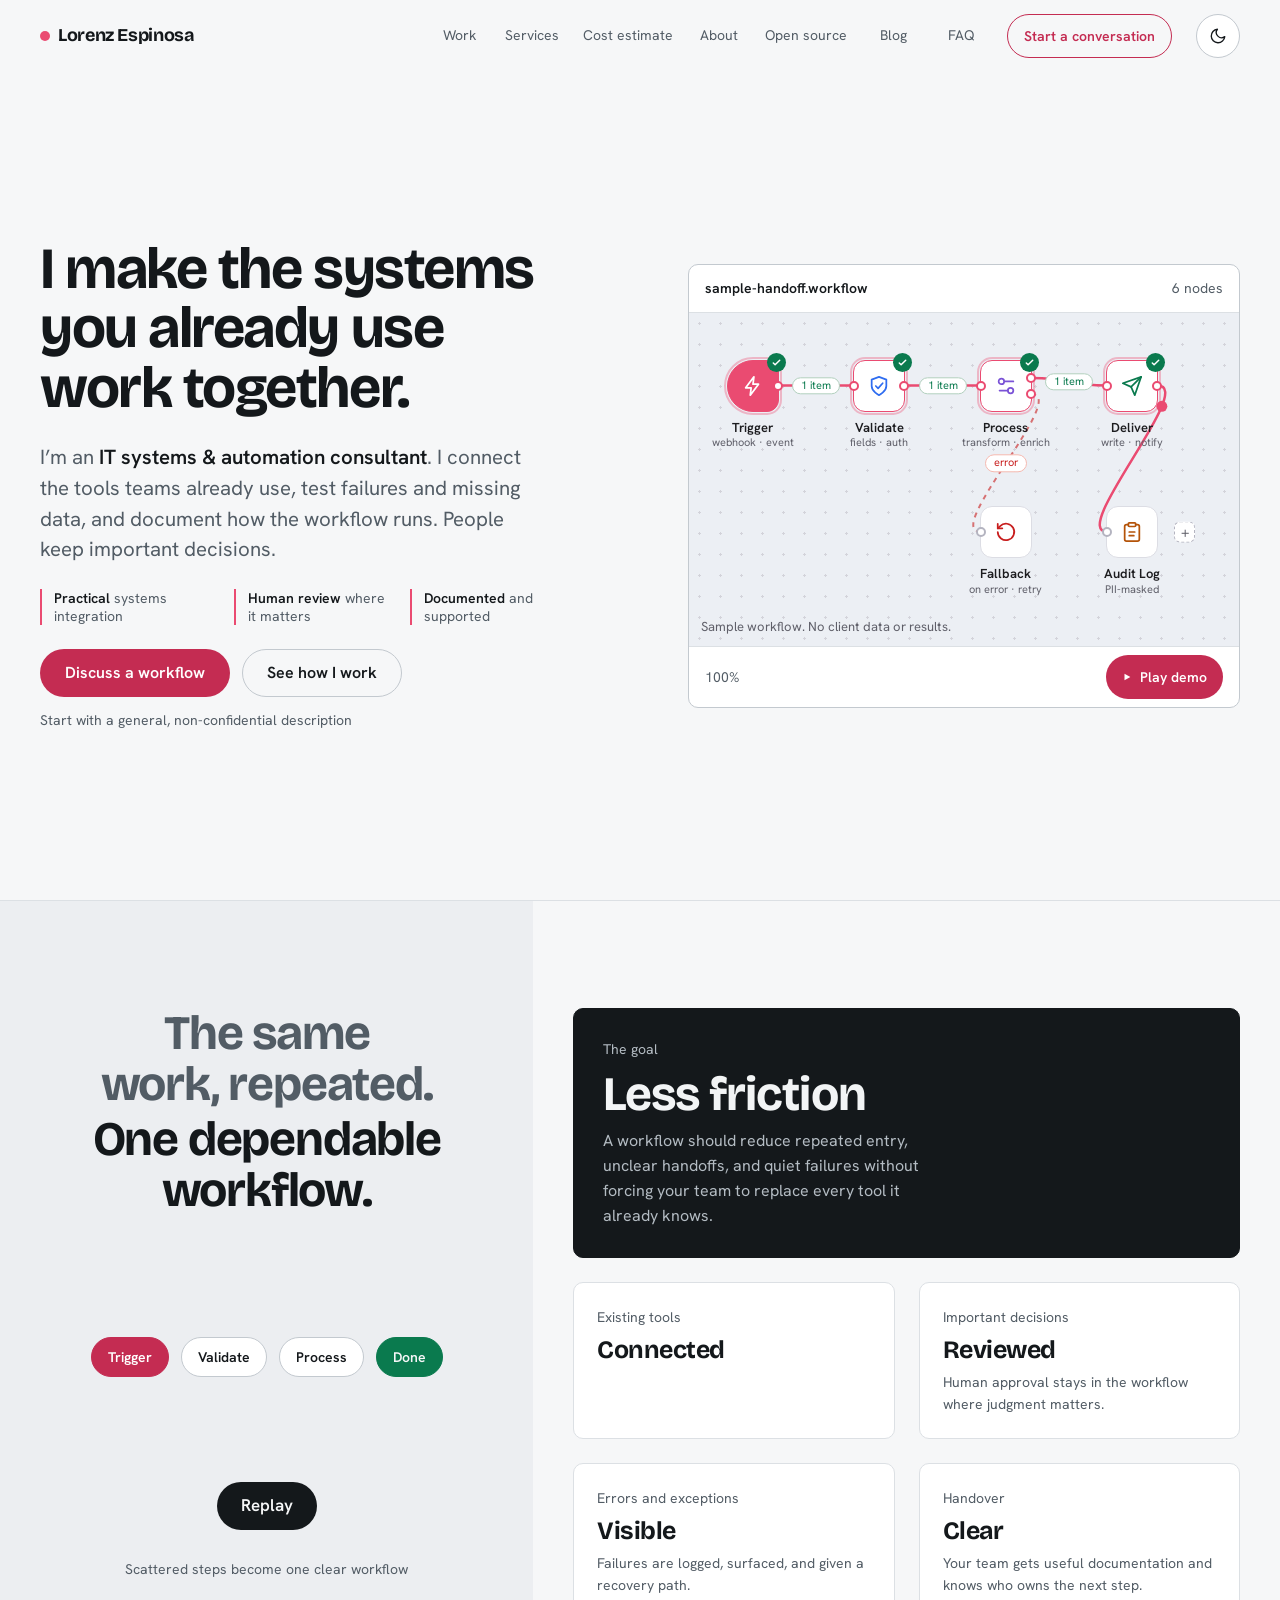
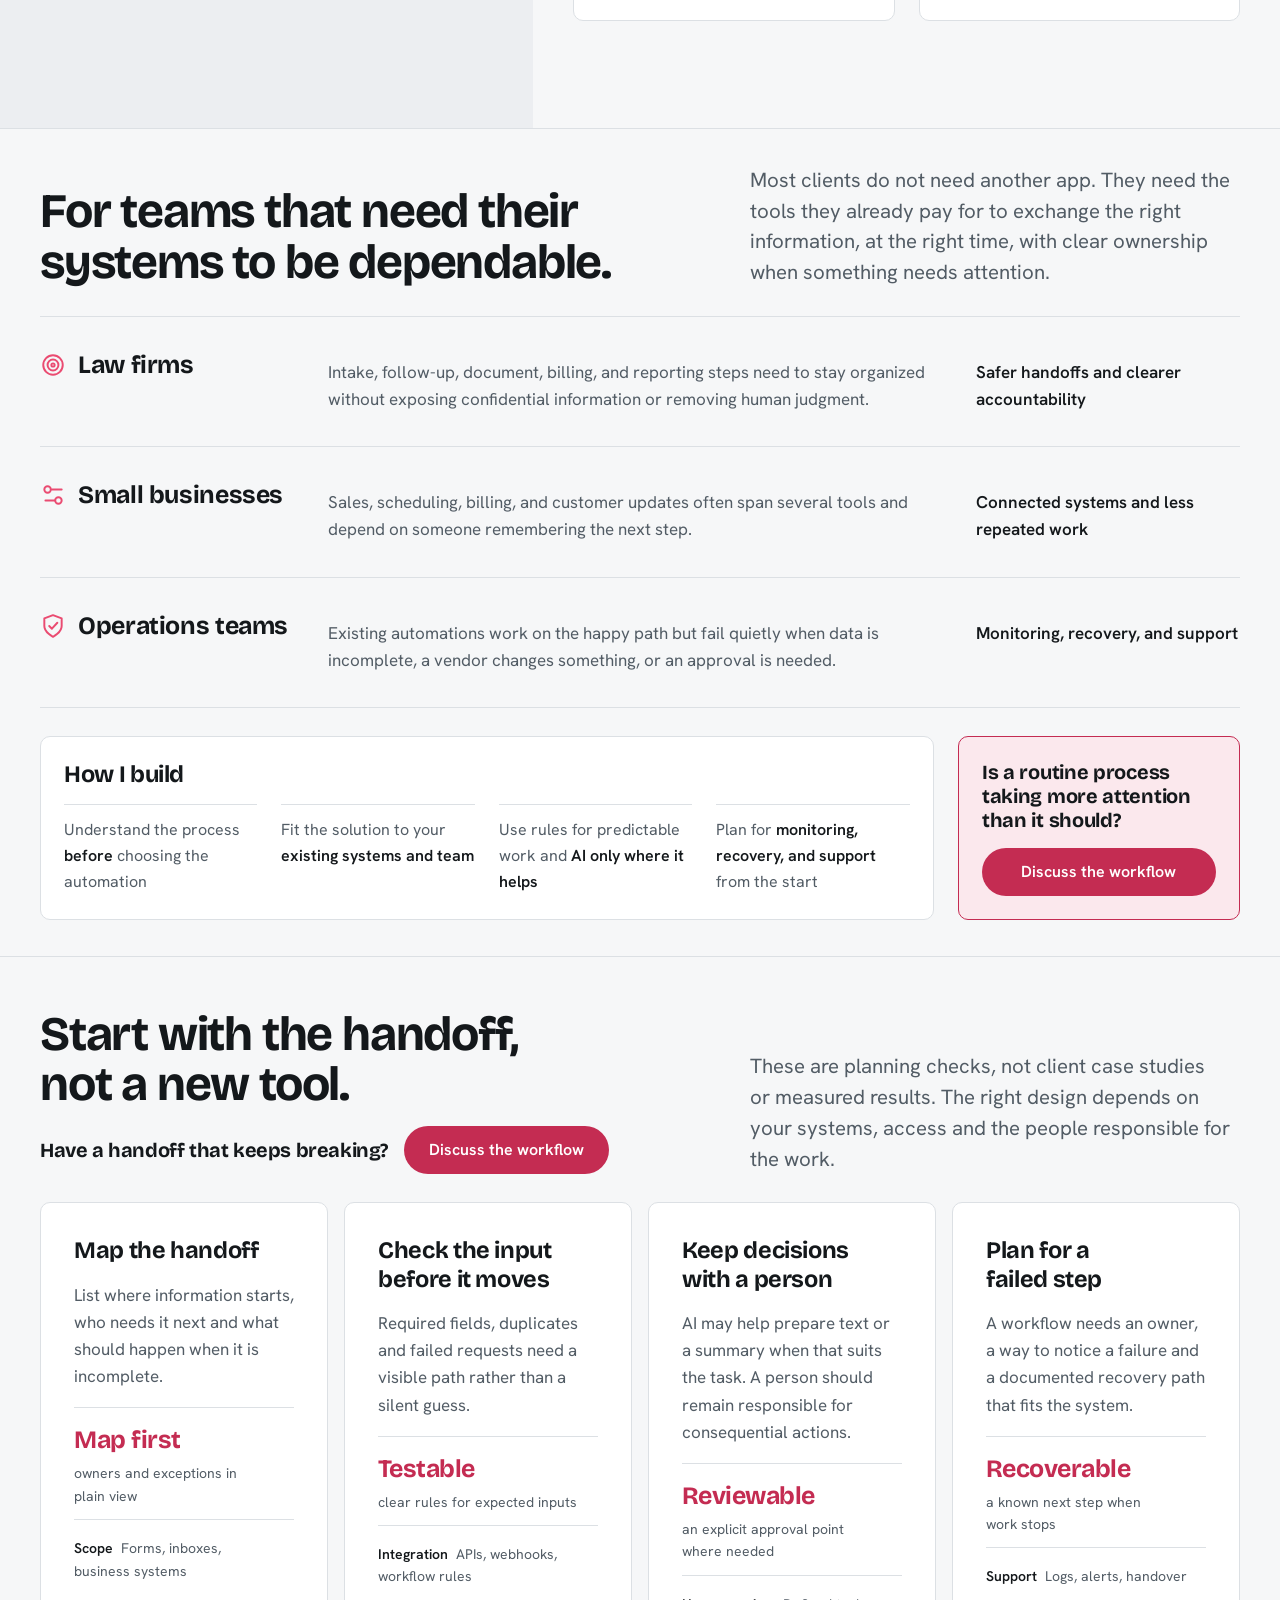
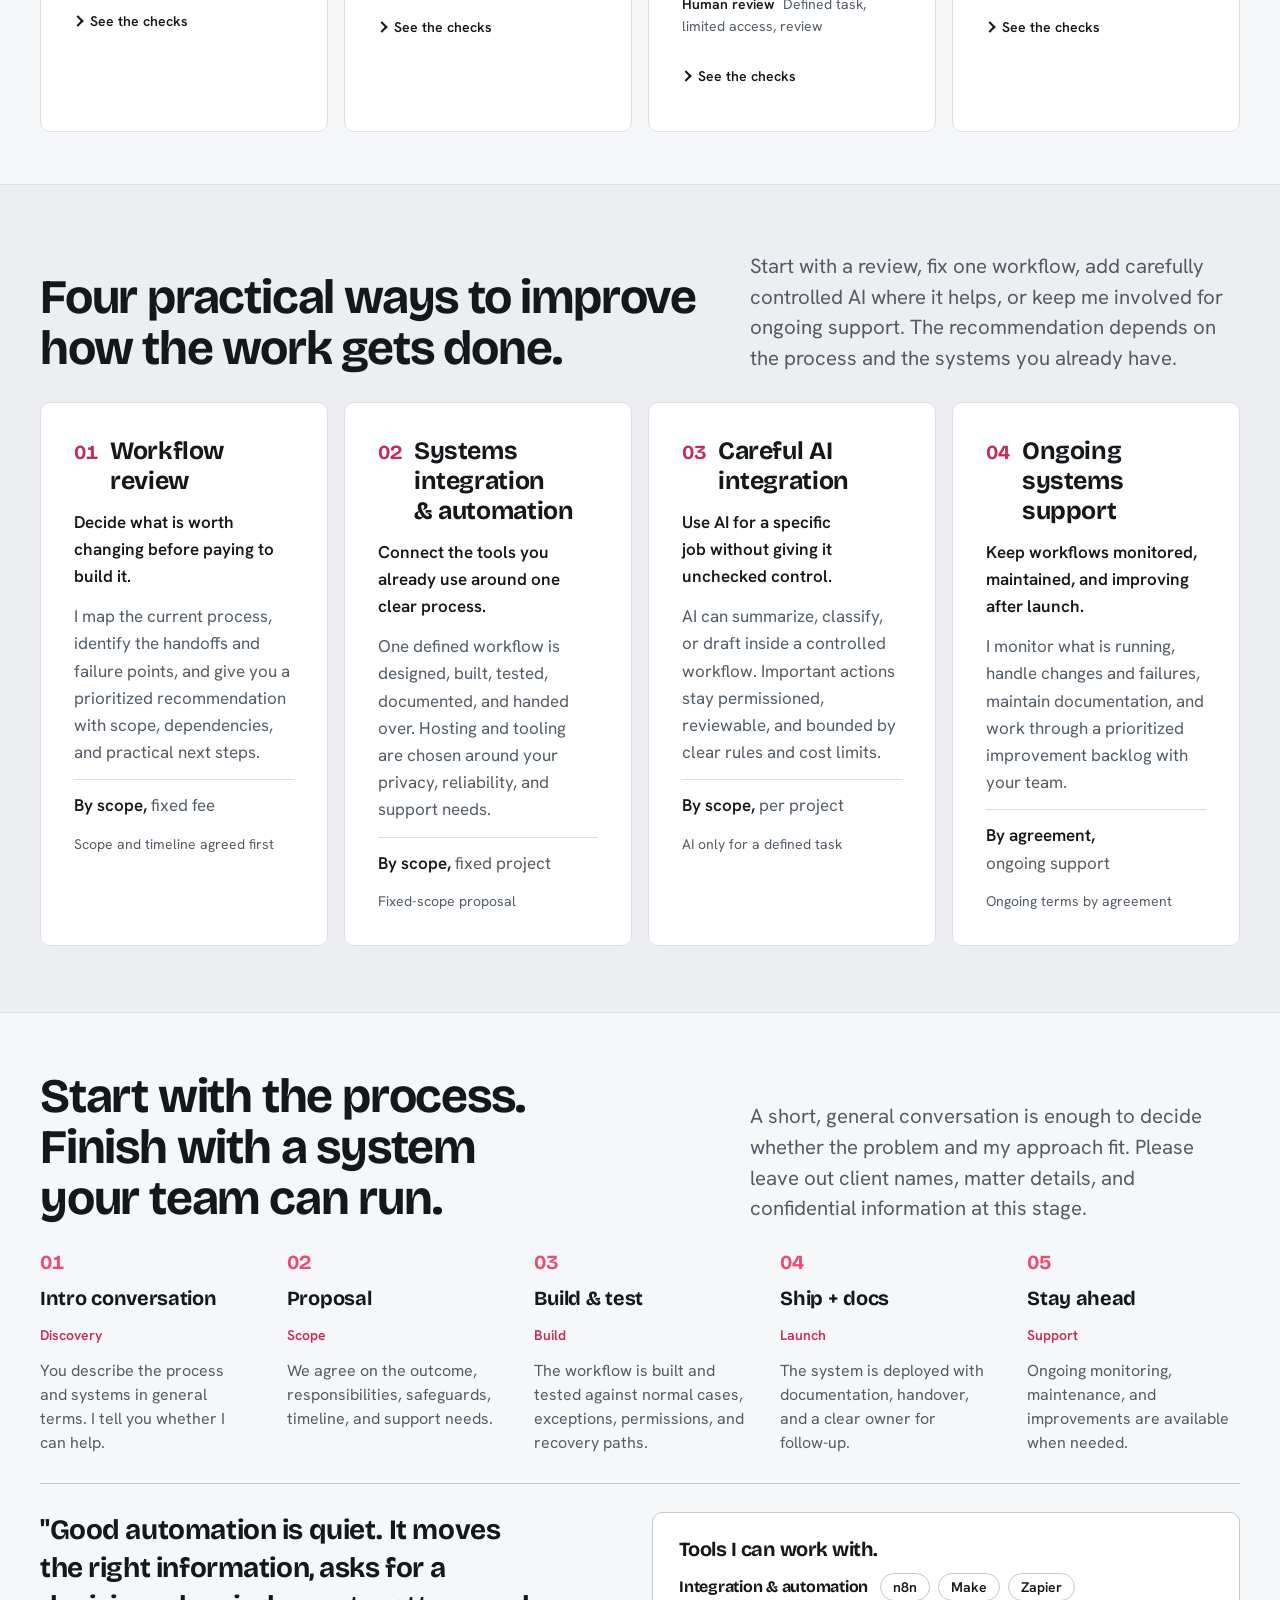
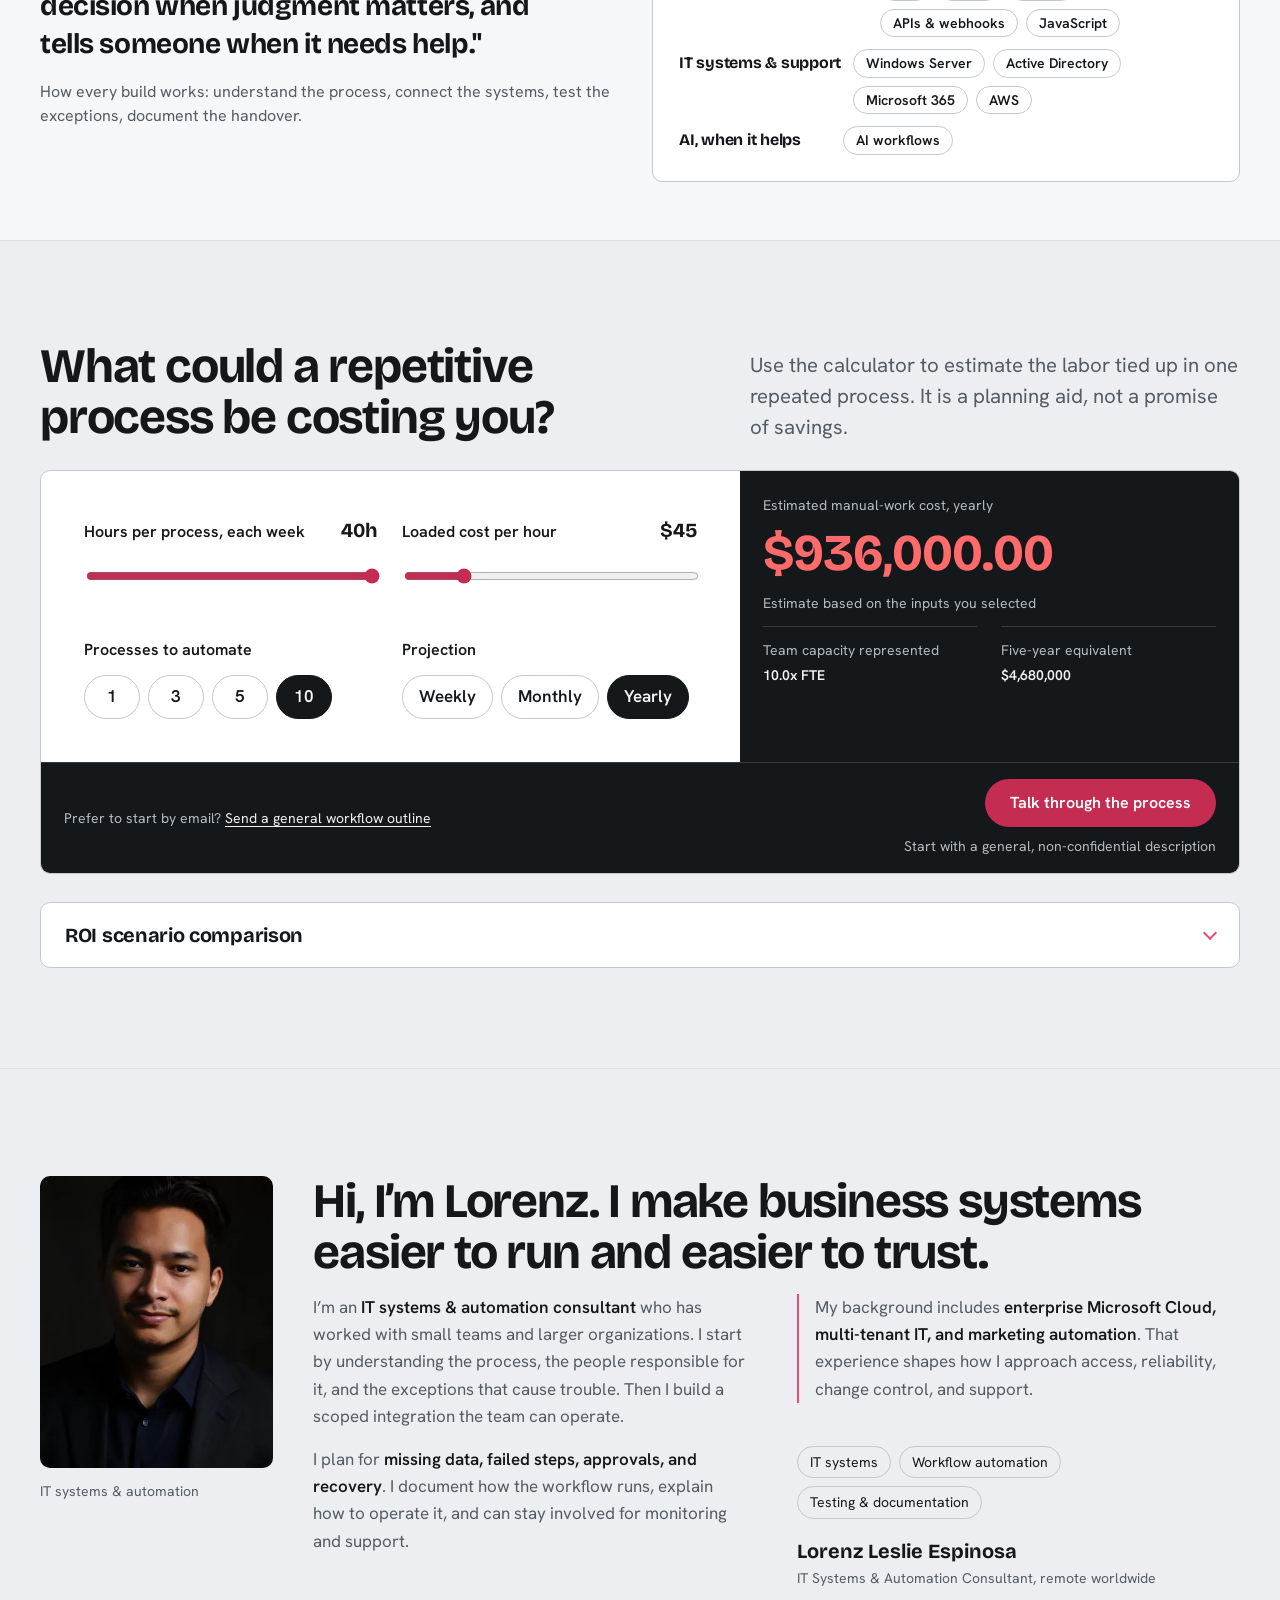
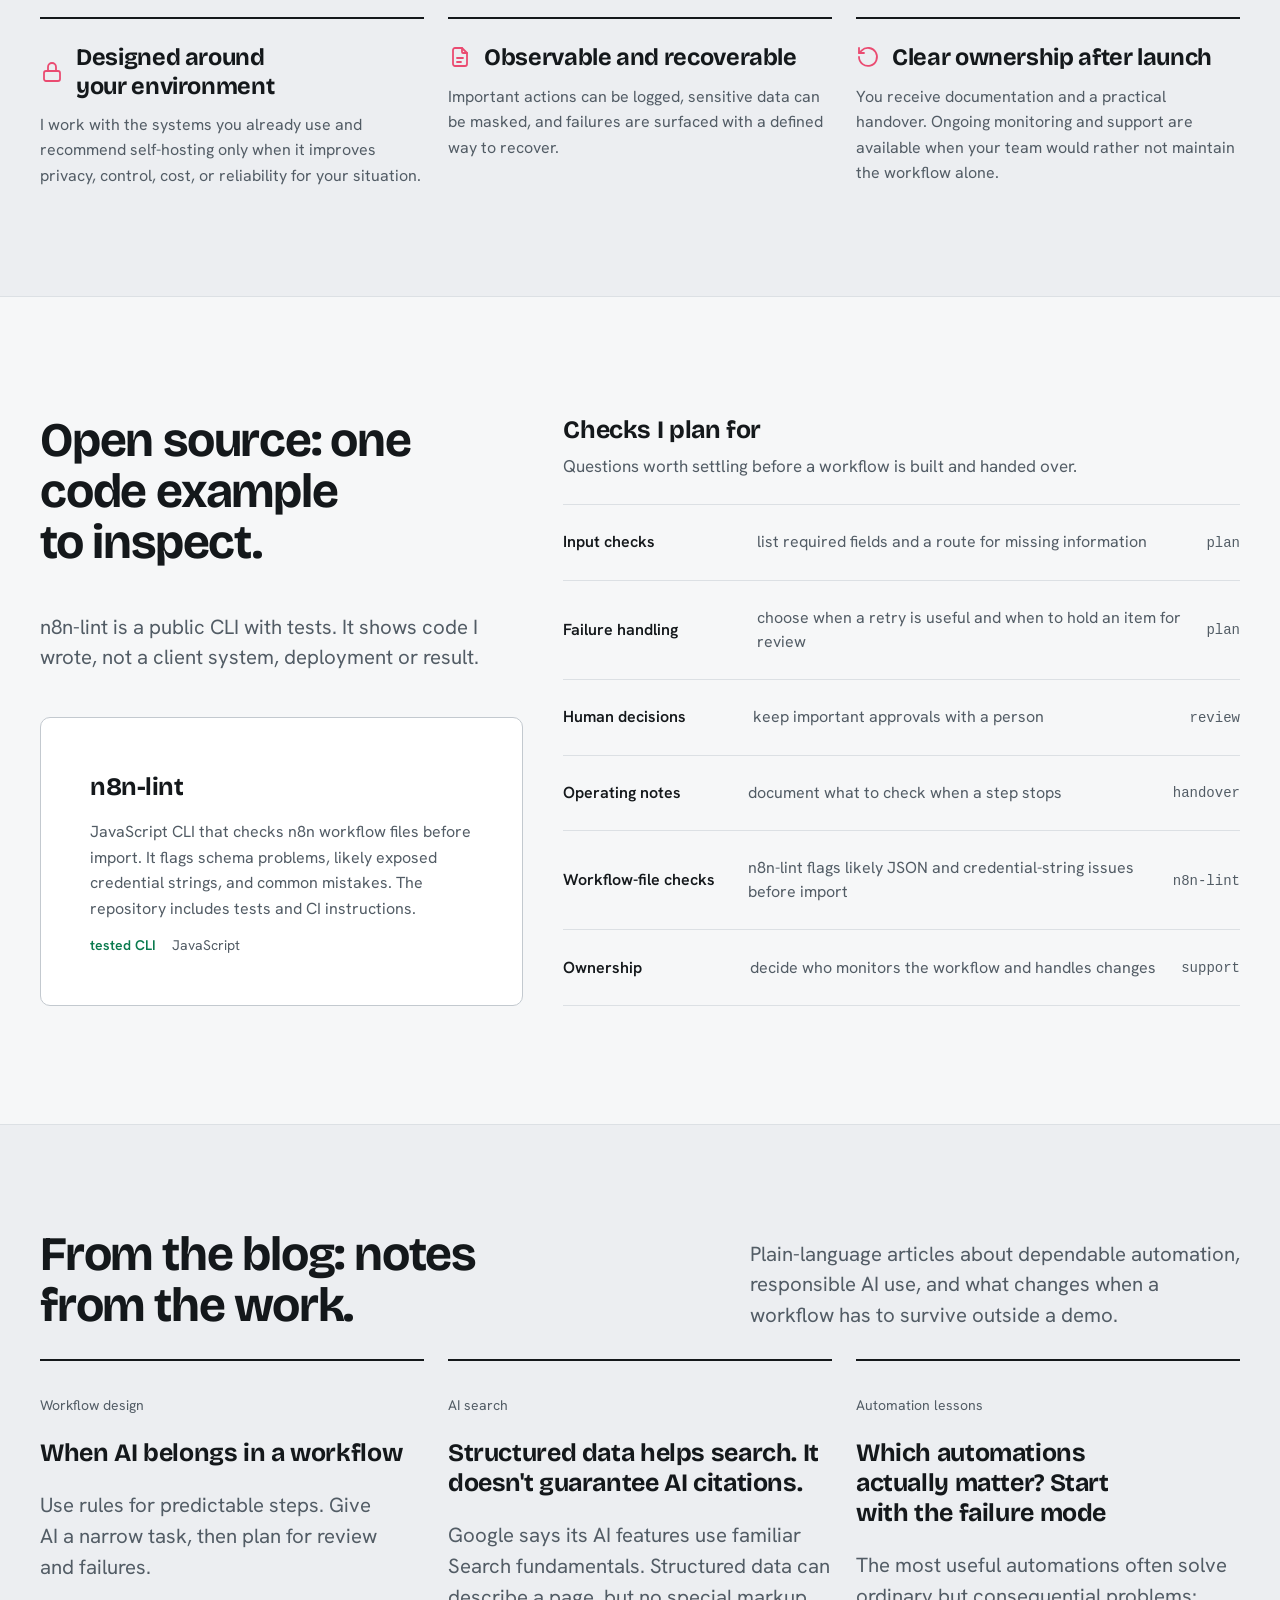
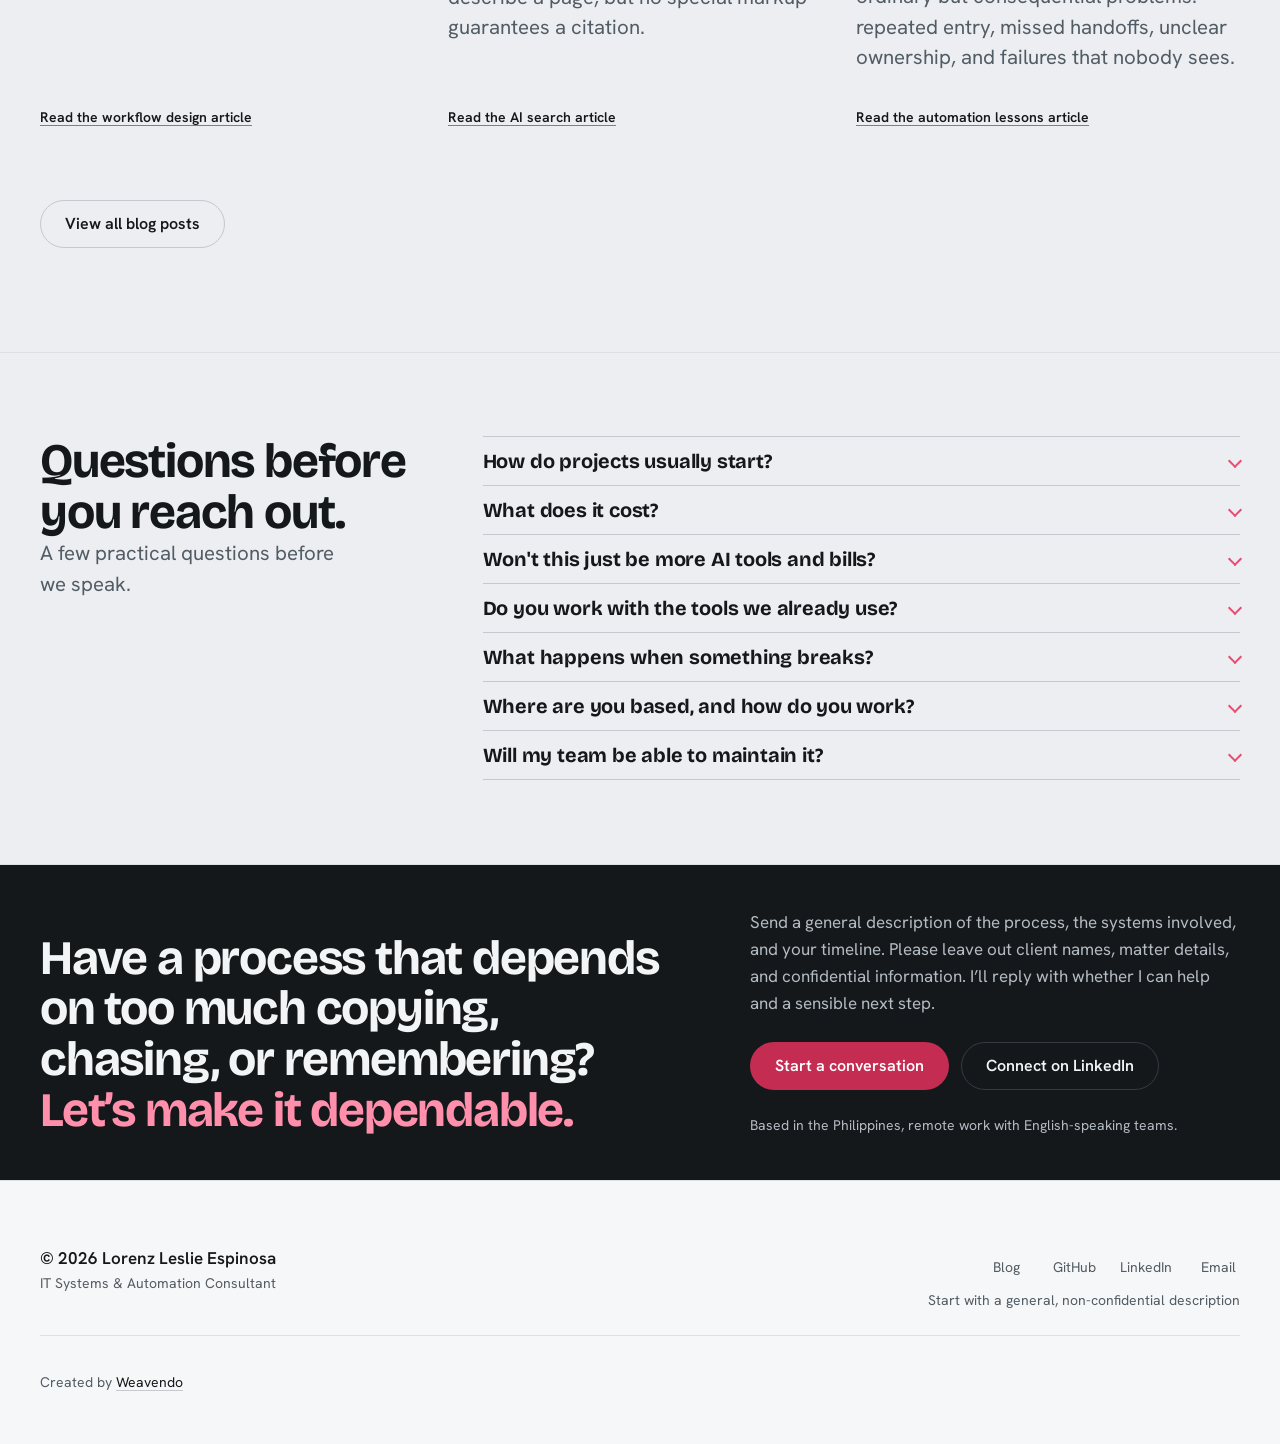
<file: index.html>
<!DOCTYPE html>
<html lang="en">
<head>
<meta charset="UTF-8" />
<meta name="viewport" content="width=device-width, initial-scale=1.0" />
<meta name="robots" content="index, follow, max-image-preview:large, max-snippet:-1, max-video-preview:-1" />
<script>/* Pre-paint: theme, the js flag and the once-per-visit build gate. */(function(){var d=document.documentElement;d.classList.add('js');try{var s=localStorage.getItem('theme');var m=window.matchMedia('(prefers-color-scheme:dark)').matches;if(s==='dark'||(!s&&m))d.setAttribute('data-theme','dark');}catch(e){}var n=navigator,c=n.connection||{},mm=window.matchMedia;if(mm&&!mm('(prefers-reduced-motion: reduce)').matches&&!mm('(forced-colors: active)').matches&&!mm('print').matches&&!c.saveData&&!(n.deviceMemory&&n.deviceMemory<=2)&&!(n.hardwareConcurrency&&n.hardwareConcurrency<=2)&&'IntersectionObserver' in window){var b=false;try{b=sessionStorage.getItem('wv-built')==='1';}catch(e){}d.classList.add('wv-motion',b?'wv-return':'wv-loader-pending');if(!b&&!mm('(min-width:105em) and (min-height:43.8125em)').matches)d.classList.add('wv-held');}/* the reader moved (same key test as js/snap.js) */var v=function(e){if(e.type!='keydown'||/^( |Enter|Tab|Page(Up|Down)|Arrow(Up|Down)|Home|End)$/.test(e.key))window.readerMoved=1};['wheel','touchstart','keydown','hashchange'].forEach(function(t){addEventListener(t,v,{passive:true})});/* and following an in-page link by pointer (captured, so no other handler can stop it) */addEventListener('click',function(e){if(e.target.closest&&e.target.closest('a[href^="#"]'))window.readerMoved=1},true);})();</script>
<title>Lorenz Espinosa · IT Systems &amp; Automation Consultant</title>
<meta name="description" content="I help teams connect the tools they already use, test missing data and failed steps, and keep integrations documented and supported after launch." />
<meta property="og:title" content="Lorenz Espinosa · IT Systems &amp; Automation Consultant" />
<meta property="og:description" content="IT systems and automation for small teams and larger organizations, built around the tools people already use, with testing, documentation, and support." />
<meta property="og:type" content="website" />
<meta property="og:url" content="https://lorenzespinosa.github.io/" />
<meta property="og:image" content="https://lorenzespinosa.github.io/lorenz.jpg" />
<meta property="og:image:width" content="576" />
<meta property="og:image:height" content="576" />
<meta property="og:image:alt" content="Portrait of Lorenz Espinosa, IT systems and automation consultant" />
<meta name="twitter:card" content="summary" />
<meta name="twitter:title" content="Lorenz Espinosa · IT Systems &amp; Automation Consultant" />
<meta name="twitter:description" content="IT systems and automation for small teams and larger organizations, built around the tools people already use, with testing, documentation, and support." />
<meta name="twitter:image" content="https://lorenzespinosa.github.io/lorenz.jpg" />
<meta name="twitter:image:alt" content="Portrait of Lorenz Espinosa, IT systems and automation consultant" />
<meta name="theme-color" id="theme-color" content="#f6f7f8" />
<link rel="canonical" href="https://lorenzespinosa.github.io/" />
<link rel="icon" href="data:image/svg+xml,%3Csvg xmlns='http://www.w3.org/2000/svg' viewBox='0 0 32 32'%3E%3Crect width='32' height='32' rx='7' fill='%230a0c0b'/%3E%3Ccircle cx='16' cy='16' r='6' fill='%23ea4b71'/%3E%3Ccircle cx='16' cy='16' r='10' fill='none' stroke='%23ea4b71' stroke-opacity='0.35' stroke-width='1.5'/%3E%3C/svg%3E" />
<link rel="preconnect" href="https://fonts.googleapis.com" />
<link rel="preconnect" href="https://fonts.gstatic.com" crossorigin />
<link href="https://fonts.googleapis.com/css2?family=Bricolage+Grotesque:opsz,wght@12..96,700&amp;family=Hanken+Grotesk:wght@400;600&amp;display=swap" rel="stylesheet" />
<link rel="stylesheet" href="styles/tokens.css" />
<link rel="stylesheet" href="styles/typography.css" />
<link rel="stylesheet" href="styles/main.css" />
<link rel="stylesheet" href="styles/layout.css" />
<link rel="stylesheet" href="styles/home.css" />
<link rel="stylesheet" href="styles/glass.css" />
<script type="application/ld+json">
{
  "@context":"https://schema.org",
  "@graph":[
    {
      "@type":"WebSite",
      "name":"Lorenz Espinosa · IT Systems & Automation Consultant",
      "url":"https://lorenzespinosa.github.io/",
      "publisher":{"@id":"https://lorenzespinosa.github.io/#lorenz"},
      "inLanguage":"en"
    },
    {
      "@type":"Person",
      "@id":"https://lorenzespinosa.github.io/#lorenz",
      "name":"Lorenz Leslie Espinosa",
      "jobTitle":"IT Systems & Automation Consultant",
      "url":"https://lorenzespinosa.github.io/",
      "email":"renzespinosa13@gmail.com",
      "image":"https://lorenzespinosa.github.io/lorenz.webp",
      "sameAs":["https://github.com/lorenzespinosa","https://www.linkedin.com/in/lorenz-leslie-espinosa/"],
      "knowsLanguage":["English"],
      "knowsAbout":["IT support","Systems administration","Windows Server","Active Directory","Microsoft 365","AWS","Systems integration","APIs and webhooks","n8n","Make","Zapier","Workflow automation","JavaScript","Operational documentation"]
    },
    {
      "@type":"ProfessionalService",
      "name":"Lorenz Espinosa · Systems & Automation Consulting",
      "description":"Systems integration and automation for small teams and larger organizations. Services include workflow reviews, scoped implementation, careful AI-assisted steps, documentation, and ongoing support.",
      "url":"https://lorenzespinosa.github.io/",
      "areaServed":"Worldwide (remote)",
      "serviceType":["Workflow Review","Systems Integration","Automation Implementation","Ongoing Support"]
    }
  ]
}
</script>
</head>
<body>

<a href="#main" class="skip">Skip to content</a>
<div id="progress" class="progress-x" aria-hidden="true"></div>

<nav id="nav" class="site-nav portfolio-home" aria-label="Main">
  <div class="nav-in">
    <a href="#top" class="brand"><span class="dot" aria-hidden="true"></span>Lorenz Espinosa</a>
    <div class="nav-links">
      <a href="#work">Work</a>
      <a href="#services">Services</a>
      <a href="#roi">Cost estimate</a>
      <a href="#about">About</a>
      <a href="#opensource">Open source</a>
      <a href="#blog">Blog</a>
      <a href="#faq">FAQ</a>
      <a class="btn btn-primary btn-sm nav-cta" href="mailto:renzespinosa13@gmail.com?subject=Systems%20and%20automation%20inquiry&body=Hi%20Lorenz%2C%0A%0AThe%20process%20I%27d%20like%20to%20improve%3A%0ASystems%2Ftools%20involved%3A%0ATimeline%3A%0A%0APlease%20keep%20this%20initial%20message%20general%20and%20leave%20out%20client%20names%2C%20matter%20details%2C%20or%20confidential%20information.%0A"><span class="nav-cta-full">Start a conversation</span><span class="nav-cta-short">Contact</span></a>
      <details class="mobile-nav">
        <summary aria-label="Sections menu">Menu</summary>
        <div class="mobile-nav-panel" role="group" aria-label="Site sections">
          <a href="#work">Work</a>
          <a href="#services">Services</a>
          <a href="#roi">Cost estimate</a>
          <a href="#about">About</a>
          <a href="#opensource">Open source</a>
          <a href="#blog">Blog</a>
          <a href="#faq">FAQ</a>
          <a href="mailto:renzespinosa13@gmail.com?subject=Systems%20and%20automation%20inquiry&body=Hi%20Lorenz%2C%0A%0AThe%20process%20I%27d%20like%20to%20improve%3A%0ASystems%2Ftools%20involved%3A%0ATimeline%3A%0A%0APlease%20keep%20this%20initial%20message%20general%20and%20leave%20out%20client%20names%2C%20matter%20details%2C%20or%20confidential%20information.%0A">Contact</a>
        </div>
      </details>
      <button id="theme-toggle" class="theme-toggle" type="button" aria-label="Switch to dark theme" title="Toggle light/dark theme">
        <svg class="ic-moon" viewBox="0 0 24 24" aria-hidden="true"><path d="M21 12.8A9 9 0 1 1 11.2 3a7 7 0 0 0 9.8 9.8z"/></svg>
        <svg class="ic-sun" viewBox="0 0 24 24" aria-hidden="true"><circle cx="12" cy="12" r="4"/><path d="M12 2v2M12 20v2M4.9 4.9l1.4 1.4M17.7 17.7l1.4 1.4M2 12h2M20 12h2M4.9 19.1l1.4-1.4M17.7 6.3l1.4-1.4"/></svg>
      </button>
    </div>
  </div>
</nav>

<main id="main" tabindex="-1">
<header class="hero" id="top" data-snap>
  <div class="wrap hero-inner">
    <div class="hero-copy">
      <div class="lead-head" data-build="hero">
      <h1 id="hero-title" data-build-op="type">I make the systems you already use work together.</h1>
      <p class="lede" data-build-op="type">I’m an <b>IT systems &amp; automation consultant</b>. I connect the tools teams already use, test failures and missing data, and document how the workflow runs. People keep important decisions.</p>
      </div>
      <div class="lead-rest" data-build="lead-rest">
      <ul class="hero-proof">
        <li data-build-op="place"><b>Practical</b> systems integration</li>
        <li data-build-op="place"><b>Human review</b> where it matters</li>
        <li data-build-op="place"><b>Documented</b> and supported</li>
      </ul>
      <div class="cta-row" data-build-op="draw">
        <a class="btn btn-primary" href="mailto:renzespinosa13@gmail.com?subject=Systems%20and%20automation%20inquiry&body=Hi%20Lorenz%2C%0A%0AThe%20process%20I%27d%20like%20to%20improve%3A%0ASystems%2Ftools%20involved%3A%0ATimeline%3A%0A%0APlease%20keep%20this%20initial%20message%20general%20and%20leave%20out%20client%20names%2C%20matter%20details%2C%20or%20confidential%20information.%0A">Discuss a workflow</a>
        <a class="btn btn-ghost" href="#work">See how I work</a>
      </div>
      <p class="cta-micro">Start with a general, non-confidential description</p>
      </div>
    </div>

    <div class="editor-slot" data-build="editor">
    <div class="editor" data-build-op="carry" role="group" aria-label="Illustrative workflow demo: drag the nodes or play the animation">
      <div class="ed-bar">
        <span class="ed-tab">sample-handoff.workflow</span>
        <span class="ed-count">6 nodes</span>
      </div>
      <div class="canvas">
        <div class="cv wf-diagram" id="canvas">
        <svg class="wires" id="wires" aria-hidden="true"></svg>
        <div class="gnode trigger" data-n="trigger" style="left:4%;top:14%"><div class="body"><span class="io out"></span><svg viewBox="0 0 24 24" aria-hidden="true"><path d="M13 2 4 14h6l-1 8 9-12h-6l1-8z"/></svg><span class="check"><svg viewBox="0 0 24 24" aria-hidden="true"><path d="m5 13 4 4L19 7"/></svg></span></div><div class="label"><b>Trigger</b><span>webhook · event</span></div></div>
        <div class="gnode" data-n="validate" style="left:27%;top:14%"><div class="body"><span class="io in"></span><span class="io out"></span><svg viewBox="0 0 24 24" aria-hidden="true"><path d="M12 22s8-4 8-10V5l-8-3-8 3v7c0 6 8 10 8 10z"/><path d="m8.5 12 2.5 2.5L16 9"/></svg><span class="check"><svg viewBox="0 0 24 24" aria-hidden="true"><path d="m5 13 4 4L19 7"/></svg></span></div><div class="label"><b>Validate</b><span>fields · auth</span></div></div>
        <div class="gnode" data-n="process" style="left:50%;top:14%"><div class="body"><span class="io in"></span><span class="io out-main"></span><span class="io out-err"></span><svg viewBox="0 0 24 24" aria-hidden="true"><path d="M20 7h-9"/><path d="M14 17H5"/><circle cx="17" cy="17" r="3"/><circle cx="7" cy="7" r="3"/></svg><span class="check"><svg viewBox="0 0 24 24" aria-hidden="true"><path d="m5 13 4 4L19 7"/></svg></span></div><div class="label"><b>Process</b><span>transform · enrich</span></div></div>
        <div class="gnode" data-n="deliver" style="left:73%;top:14%"><div class="body"><span class="io in"></span><span class="io out"></span><svg viewBox="0 0 24 24" aria-hidden="true"><path d="M22 2 11 13"/><path d="M22 2 15 22l-4-9-9-4 20-7z"/></svg><span class="check"><svg viewBox="0 0 24 24" aria-hidden="true"><path d="m5 13 4 4L19 7"/></svg></span></div><div class="label"><b>Deliver</b><span>write · notify</span></div></div>
        <div class="gnode" data-n="audit" style="left:73%;top:58%"><div class="body"><span class="io in"></span><svg viewBox="0 0 24 24" aria-hidden="true"><rect x="8" y="2" width="8" height="4" rx="1"/><path d="M16 4h2a2 2 0 0 1 2 2v14a2 2 0 0 1-2 2H6a2 2 0 0 1-2-2V6a2 2 0 0 1 2-2h2"/><path d="M9 12h6M9 16h5"/></svg><span class="check"><svg viewBox="0 0 24 24" aria-hidden="true"><path d="m5 13 4 4L19 7"/></svg></span></div><span class="addbtn" aria-hidden="true">+</span><div class="label"><b>Audit&nbsp;Log</b><span>PII-masked</span></div></div>
        <div class="gnode" data-n="fallback" style="left:50%;top:58%"><div class="body"><span class="io in"></span><svg viewBox="0 0 24 24" aria-hidden="true"><path d="M3 12a9 9 0 1 0 2.6-6.4L3 8"/><path d="M3 3v5h5"/></svg><span class="check"><svg viewBox="0 0 24 24" aria-hidden="true"><path d="m5 13 4 4L19 7"/></svg></span></div><div class="label"><b>Fallback</b><span>on error · retry</span></div></div>
        <span class="ed-hint">Sample workflow. No client data or results.</span>
        </div>
      </div>
      <div class="ed-bar ed-bar--bottom">
        <span class="ed-zoom">100%</span>
        <button class="ed-run" id="run" type="button"><svg viewBox="0 0 12 12" aria-hidden="true"><path d="M3 2v8l7-4z"/></svg>Play demo</button>
      </div>
    </div>
    </div>
  </div>
</header>

<section id="flow" data-snap class="scrolly" aria-label="From scattered manual work to one dependable workflow">
  <div class="scrolly-stage">
    <h2 class="scrolly-head">
      <span class="flip-before">The same work, repeated.</span>
      <span class="flip-after">One dependable workflow.</span>
    </h2>
    <div class="flow-mid">
    <div class="flow-equivalent sr-only">
      <ul>
        <li>copy and paste</li>
        <li>re-enter the details</li>
        <li>chase an update</li>
        <li>check the billing</li>
        <li>find the right file</li>
        <li>prepare the invoice</li>
        <li>update the spreadsheet</li>
        <li>re-key the data</li>
        <li>check the status</li>
        <li>did we send it?</li>
        <li>chase the signature</li>
        <li>wrong version again</li>
        <li>log my hours</li>
        <li>missed follow-up</li>
        <li>another portal login</li>
      </ul>
      <ol>
        <li>Trigger</li>
        <li>Validate</li>
        <li>Process</li>
        <li>Done</li>
      </ol>
    </div>
    <div class="flow-viz" aria-hidden="true">
      <div class="frame frame-chaos">
        <span class="chip">copy and paste</span>
        <span class="chip">re-enter the details</span>
        <span class="chip">chase an update</span>
        <span class="chip">check the billing</span>
        <span class="chip">find the right file</span>
        <span class="chip">prepare the invoice</span>
        <span class="chip">update the spreadsheet</span>
        <span class="chip">re-key the data</span>
        <span class="chip">check the status</span>
        <span class="chip">did we send it?</span>
        <span class="chip">chase the signature</span>
        <span class="chip">wrong version again</span>
        <span class="chip">log my hours</span>
        <span class="chip">missed follow-up</span>
        <span class="chip">another portal login</span>
      </div>
      <div class="frame frame-pipe">
        <span class="pnode">Trigger</span>
        <span class="pwire"></span>
        <span class="pnode">Validate</span>
        <span class="pwire"></span>
        <span class="pnode">Process</span>
        <span class="pwire"></span>
        <span class="pnode ok">Done</span>
      </div>
    </div>
    <button class="flow-tidy" id="flowTidy" type="button" aria-describedby="flowStatus">Clean it up</button>
    <p class="sr-only" id="flowStatus" role="status" aria-live="polite"></p>
    </div>
    <p class="scrolly-cap" tabindex="-1">Scattered steps become one clear workflow</p>
  </div>
</section>

<section id="proof" data-snap class="sec" aria-labelledby="proof-h">
  <div class="wrap">
    <div>
    <h2 id="proof-h" class="sr-only">What a dependable workflow includes</h2>
    <div class="bento" data-build="proof">
      <article class="tile tile--feature" data-build-op="place">
        <p class="tile-label">The goal</p>
        <p class="tile-metric">Less friction</p>
        <p class="tile-note" data-build-op="place" data-build-whole>A workflow should reduce repeated entry, unclear handoffs, and quiet failures without forcing your team to replace every tool it already knows.</p>
      </article>
      <article class="tile tile--fact" data-build-op="place">
        <p class="tile-label">Existing tools</p>
        <p class="tile-metric">Connected</p>
      </article>
      <article class="tile tile--fact" data-build-op="place">
        <p class="tile-label">Important decisions</p>
        <p class="tile-metric">Reviewed</p>
        <p class="tile-note">Human approval stays in the workflow where judgment matters.</p>
      </article>
      <article class="tile tile--fact" data-build-op="place">
        <p class="tile-label">Errors and exceptions</p>
        <p class="tile-metric">Visible</p>
        <p class="tile-note">Failures are logged, surfaced, and given a recovery path.</p>
      </article>
      <article class="tile tile--fact" data-build-op="place">
        <p class="tile-label">Handover</p>
        <p class="tile-metric">Clear</p>
        <p class="tile-note">Your team gets useful documentation and knows who owns the next step.</p>
      </article>
      </div>
    </div>
  </div>
</section>

<section id="who" data-snap class="sec" aria-labelledby="who-h">
  <div class="wrap">
    <div class="sec-head" data-build="who-head">
      <h2 id="who-h">For teams that need their systems to be dependable.</h2>
      <p class="sec-lede" data-build-op="place" data-build-whole>Most clients do not need another app. They need the tools they already pay for to exchange the right information, at the right time, with clear ownership when something needs attention.</p>
    </div>
    <div class="persona-list" data-build="who">
      <div class="persona" data-build-op="place">
        <h3><svg class="pic" viewBox="0 0 24 24" aria-hidden="true"><circle cx="12" cy="12" r="9"/><circle cx="12" cy="12" r="5"/><circle cx="12" cy="12" r="1.5"/></svg>Law firms</h3>
        <p class="quote" data-build-op="place" data-build-whole>Intake, follow-up, document, billing, and reporting steps need to stay organized without exposing confidential information or removing human judgment.</p>
        <p class="out">Safer handoffs and clearer accountability</p>
      </div>
      <div class="persona" data-build-op="place">
        <h3><svg class="pic" viewBox="0 0 24 24" aria-hidden="true"><path d="M20 7h-9"/><path d="M14 17H5"/><circle cx="17" cy="17" r="3"/><circle cx="7" cy="7" r="3"/></svg>Small businesses</h3>
        <p class="quote" data-build-op="place" data-build-whole>Sales, scheduling, billing, and customer updates often span several tools and depend on someone remembering the next step.</p>
        <p class="out">Connected systems and less repeated work</p>
      </div>
      <div class="persona" data-build-op="place">
        <h3><svg class="pic" viewBox="0 0 24 24" aria-hidden="true"><path d="M12 22s8-4 8-10V5l-8-3-8 3v7c0 6 8 10 8 10z"/><path d="m8.5 12 2.5 2.5L16 9"/></svg>Operations teams</h3>
        <p class="quote" data-build-op="place" data-build-whole>Existing automations work on the happy path but fail quietly when data is incomplete, a vendor changes something, or an approval is needed.</p>
        <p class="out">Monitoring, recovery, and support</p>
      </div>
    </div>
    <div class="bento bento--b" data-build="proof-b">
      <article class="tile tile--beliefs" data-build-op="place">
        <h3 class="tile-head">How I build</h3>
        <ul class="beliefs">
          <li>Understand the process <b>before</b> choosing the automation</li>
          <li>Fit the solution to your <b>existing systems and team</b></li>
          <li>Use rules for predictable work and <b>AI only where it helps</b></li>
          <li>Plan for <b>monitoring, recovery, and support</b> from the start</li>
        </ul>
      </article>
      <article class="tile tile--cta" data-build-op="place">
        <p class="tile-ask">Is a routine process taking more attention than it should?</p>
        <a class="btn btn-primary" href="mailto:renzespinosa13@gmail.com?subject=Systems%20and%20automation%20inquiry&body=Hi%20Lorenz%2C%0A%0AThe%20process%20I%27d%20like%20to%20improve%3A%0ASystems%2Ftools%20involved%3A%0ATimeline%3A%0A%0APlease%20keep%20this%20initial%20message%20general%20and%20leave%20out%20client%20names%2C%20matter%20details%2C%20or%20confidential%20information.%0A">Discuss the workflow</a>
      </article>
    </div>
  </div>
</section>

<section id="work" data-snap class="sec" aria-labelledby="work-h">
  <div class="wrap">
    <div class="sec-head" data-build="work-head">
      <h2 id="work-h">Start with the handoff, not a new tool.</h2>
      <p class="sec-lede" data-build-op="place" data-build-whole>These are planning checks, not client case studies or measured results. The right design depends on your systems, access and the people responsible for the work.</p>
      <div class="cta-band">
        <p>Have a handoff that keeps breaking?</p>
        <a class="btn btn-primary" href="mailto:renzespinosa13@gmail.com?subject=Systems%20and%20automation%20inquiry&body=Hi%20Lorenz%2C%0A%0AThe%20process%20I%27d%20like%20to%20improve%3A%0ASystems%2Ftools%20involved%3A%0ATimeline%3A%0A%0APlease%20keep%20this%20initial%20message%20general%20and%20leave%20out%20client%20names%2C%20matter%20details%2C%20or%20confidential%20information.%0A" data-build-op="draw">Discuss the workflow</a>
      </div>
    </div>
    <div class="work-grid" data-build="work">
      <div class="work" data-build-op="place">
        <h3>Map the handoff</h3>
        <p data-build-op="place" data-build-whole>List where information starts, who needs it next and what should happen when it is incomplete.</p>
        <p class="result"><span class="big">Map first</span><span class="desc">owners and exceptions in plain view</span></p>
        <p class="stk"><span class="st">Scope</span>Forms, inboxes, business systems</p>
        <details class="case">
          <summary>See the checks</summary>
          <div class="bar-row"><span class="lab">Ask</span><p>Which step asks a person to copy, check or chase information?</p></div>
          <div class="bar-row"><span class="lab">Check</span><p>Identify the source of truth and the handoff owner before connecting systems.</p></div>
          <div class="bar-row"><span class="lab">Plan</span><p>Write down the intended path and the exceptions that need a person.</p></div>
        </details>
      </div>
      <div class="work" data-build-op="place">
        <h3>Check the input before it moves</h3>
        <p data-build-op="place" data-build-whole>Required fields, duplicates and failed requests need a visible path rather than a silent guess.</p>
        <p class="result"><span class="big">Testable</span><span class="desc">clear rules for expected inputs</span></p>
        <p class="stk"><span class="st">Integration</span>APIs, webhooks, workflow rules</p>
        <details class="case">
          <summary>See the checks</summary>
          <div class="bar-row"><span class="lab">Ask</span><p>What does the next system require, and what happens if a field is missing?</p></div>
          <div class="bar-row"><span class="lab">Check</span><p>Validate what can be checked with rules, then test an incomplete and a duplicate request.</p></div>
          <div class="bar-row"><span class="lab">Plan</span><p>Keep a review route for records that cannot be handled safely by a rule.</p></div>
        </details>
      </div>
      <div class="work" data-build-op="place">
        <h3>Keep decisions with a person</h3>
        <p data-build-op="place" data-build-whole>AI may help prepare text or a summary when that suits the task. A person should remain responsible for consequential actions.</p>
        <p class="result"><span class="big">Reviewable</span><span class="desc">an explicit approval point where needed</span></p>
        <p class="stk"><span class="st">Human review</span>Defined task, limited access, review</p>
        <details class="case">
          <summary>See the checks</summary>
          <div class="bar-row"><span class="lab">Ask</span><p>Does this step need language interpretation, or is it a fixed decision?</p></div>
          <div class="bar-row"><span class="lab">Check</span><p>Limit the information a model can see and decide which output must be reviewed.</p></div>
          <div class="bar-row"><span class="lab">Plan</span><p>Give someone authority to accept, correct or stop an important action.</p></div>
        </details>
      </div>
      <div class="work" data-build-op="place">
        <h3>Plan for a failed step</h3>
        <p data-build-op="place" data-build-whole>A workflow needs an owner, a way to notice a failure and a documented recovery path that fits the system.</p>
        <p class="result"><span class="big">Recoverable</span><span class="desc">a known next step when work stops</span></p>
        <p class="stk"><span class="st">Support</span>Logs, alerts, handover</p>
        <details class="case">
          <summary>See the checks</summary>
          <div class="bar-row"><span class="lab">Ask</span><p>Who notices when a connected service changes or a request cannot finish?</p></div>
          <div class="bar-row"><span class="lab">Check</span><p>Decide what to retry, what to hold and whom to notify.</p></div>
          <div class="bar-row"><span class="lab">Plan</span><p>Document the recovery step and who is responsible for it.</p></div>
        </details>
      </div>
    </div>
  </div>
</section>

<section id="services" data-snap class="sec sec--paper2" aria-labelledby="svc-h">
  <div class="wrap">
    <div class="sec-head" data-build="services-head">
      <h2 id="svc-h">Four practical ways to improve how the work gets done.</h2>
      <p class="sec-lede" data-build-op="place" data-build-whole>Start with a review, fix one workflow, add carefully controlled AI where it helps, or keep me involved for ongoing support. The recommendation depends on the process and the systems you already have.</p>
    </div>
    <div class="svc-grid" data-build="services">
      <div class="card" data-build-op="place">
        <span class="num">01</span>
        <h3>Workflow review</h3>
        <p class="win">Decide what is worth changing before paying to build it.</p>
        <p data-build-op="place" data-build-whole>I map the current process, identify the handoffs and failure points, and give you a prioritized recommendation with scope, dependencies, and practical next steps.</p>
        <p class="price">By scope, <span>fixed fee</span></p>
        <p class="tag">Scope and timeline agreed first</p>
      </div>
      <div class="card" data-build-op="place">
        <span class="num">02</span>
        <h3>Systems integration &amp; automation</h3>
        <p class="win">Connect the tools you already use around one clear process.</p>
        <p data-build-op="place" data-build-whole>One defined workflow is designed, built, tested, documented, and handed over. Hosting and tooling are chosen around your privacy, reliability, and support needs.</p>
        <p class="price">By scope, <span>fixed project</span></p>
        <p class="tag">Fixed-scope proposal</p>
      </div>
      <div class="card" data-build-op="place">
        <span class="num">03</span>
        <h3>Careful AI integration</h3>
        <p class="win">Use AI for a specific job without giving it unchecked control.</p>
        <p data-build-op="place" data-build-whole>AI can summarize, classify, or draft inside a controlled workflow. Important actions stay permissioned, reviewable, and bounded by clear rules and cost limits.</p>
        <p class="price">By scope, <span>per project</span></p>
        <p class="tag">AI only for a defined task</p>
      </div>
      <div class="card" data-build-op="place">
        <span class="num">04</span>
        <h3>Ongoing systems support</h3>
        <p class="win">Keep workflows monitored, maintained, and improving after launch.</p>
        <p data-build-op="place" data-build-whole>I monitor what is running, handle changes and failures, maintain documentation, and work through a prioritized improvement backlog with your team.</p>
        <p class="price">By agreement, <span>ongoing support</span></p>
        <p class="tag">Ongoing terms by agreement</p>
      </div>
    </div>
  </div>
</section>

<section id="process" data-snap class="sec" aria-labelledby="process-h">
  <div class="wrap">
    <div class="sec-head" data-build="process-head">
      <h2 id="process-h">Start with the process. Finish with a system your team can run.</h2>
      <p class="sec-lede" data-build-op="place" data-build-whole>A short, general conversation is enough to decide whether the problem and my approach fit. Please leave out client names, matter details, and confidential information at this stage.</p>
    </div>
    <div class="steps-track" data-build="process">
    <ol class="steps">
      <li class="step" data-build-op="place"><h3>Intro conversation</h3><p class="k">Discovery</p><p>You describe the process and systems in general terms. I tell you whether I can help.</p></li>
      <li class="step" data-build-op="place"><h3>Proposal</h3><p class="k">Scope</p><p>We agree on the outcome, responsibilities, safeguards, timeline, and support needs.</p></li>
      <li class="step" data-build-op="place"><h3>Build &amp; test</h3><p class="k">Build</p><p>The workflow is built and tested against normal cases, exceptions, permissions, and recovery paths.</p></li>
      <li class="step" data-build-op="place"><h3>Ship + docs</h3><p class="k">Launch</p><p>The system is deployed with documentation, handover, and a clear owner for follow-up.</p></li>
      <li class="step" data-build-op="place"><h3>Stay ahead</h3><p class="k">Support</p><p>Ongoing monitoring, maintenance, and improvements are available when needed.</p></li>
    </ol>
    </div>
    <div class="process-foot">
      <div data-build="pattern">
      <figure class="pattern build-principle">
        <blockquote class="q" data-build-op="type">"Good automation is quiet. It moves the right information, asks for a decision when judgment matters, and tells someone when it needs help."</blockquote>
        <figcaption class="by">How every build works: understand the process, connect the systems, test the exceptions, document the handover.</figcaption>
      </figure>
      </div>
      <div data-build="stack">
      <div class="stack-wrap">
      <div data-build="stack-head"><h3 id="stack-h">Tools I can work with.</h3></div>
      <div class="stack-grid">
        <div class="stk-col">
          <h4>Integration &amp; automation</h4>
          <ul class="chips"><li>n8n</li><li>Make</li><li>Zapier</li><li>APIs &amp; webhooks</li><li>JavaScript</li></ul>
        </div>
        <div class="stk-col">
          <h4>IT systems &amp; support</h4>
          <ul class="chips"><li>Windows Server</li><li>Active Directory</li><li>Microsoft 365</li><li>AWS</li></ul>
        </div>
        <div class="stk-col">
          <h4>AI, when it helps</h4>
          <ul class="chips"><li>AI workflows</li></ul>
        </div>
      </div>
      </div>
      </div>
    </div>
  </div>
</section>


<section id="roi" data-snap class="sec sec--paper2" aria-labelledby="roi-h">
  <div class="wrap">
    <div>
    <div class="sec-head" data-build="roi-head">
      <h2 id="roi-h">What could a repetitive process be costing you?</h2>
      <p class="sec-lede" data-build-op="place" data-build-whole>Use the calculator to estimate the labor tied up in one repeated process. It is a planning aid, not a promise of savings.</p>
    </div>
    <div class="calc">
      <div class="calc-inputs" data-build="calc">
        <div class="calc-field">
          <div class="row"><label for="cHours">Hours per process, each week</label><span class="val" id="cHoursV">40h</span></div>
          <input type="range" id="cHours" min="1" max="40" value="40" aria-label="Hours per process each week">
        </div>
        <div class="calc-field">
          <div class="row"><label for="cRate">Loaded cost per hour</label><span class="val" id="cRateV">$45</span></div>
          <input type="range" id="cRate" min="10" max="200" step="5" value="45" aria-label="Loaded cost per hour">
        </div>
        <div class="calc-field">
          <div class="row"><span class="calc-label" id="cProcL">Processes to automate</span></div>
          <div class="proc-btns" id="cProc" role="group" aria-labelledby="cProcL">
            <button type="button" data-v="1" aria-pressed="false">1</button><button type="button" data-v="3" aria-pressed="false">3</button><button type="button" data-v="5" aria-pressed="false">5</button><button type="button" data-v="10" class="on" aria-pressed="true">10</button>
          </div>
        </div>
        <div class="calc-field">
          <div class="row"><span class="calc-label" id="cPeriodL">Projection</span></div>
          <div class="period" id="cPeriod" role="group" aria-labelledby="cPeriodL"><button type="button" data-p="weekly" aria-pressed="false">Weekly</button><button type="button" data-p="monthly" aria-pressed="false">Monthly</button><button type="button" data-p="yearly" class="on" aria-pressed="true">Yearly</button></div>
        </div>
      </div>
      <div class="calc-result" data-build="calc-result">
        <p class="lbl">Estimated manual-work cost, <span id="cPeriodLbl">yearly</span></p>
        <div class="big" id="cBig">$936,000</div>
        <p class="sr-only" id="cLive" role="status" aria-live="polite"></p>
        <p class="bleed">Estimate based on the inputs you selected</p>
        <div class="calc-stat"><span class="k">Team capacity represented</span><span class="v" id="cFte">10.0x FTE</span></div>
        <div class="calc-stat"><span class="k">Five-year equivalent</span><span class="v" id="c5">$4,680,000</span></div>
      </div>
      <div class="calc-contact">
        <p class="calc-magnet">Prefer to start by email? <a href="mailto:renzespinosa13@gmail.com?subject=Systems%20and%20automation%20inquiry&body=Hi%20Lorenz%2C%0A%0AThe%20process%20I%27d%20like%20to%20improve%3A%0ASystems%2Ftools%20involved%3A%0ATimeline%3A%0A%0APlease%20keep%20this%20initial%20message%20general%20and%20leave%20out%20client%20names%2C%20matter%20details%2C%20or%20confidential%20information.%0A">Send a general workflow outline</a></p>
        <a class="btn btn-primary btn-onband" href="mailto:renzespinosa13@gmail.com?subject=Systems%20and%20automation%20inquiry&body=Hi%20Lorenz%2C%0A%0AThe%20process%20I%27d%20like%20to%20improve%3A%0ASystems%2Ftools%20involved%3A%0ATimeline%3A%0A%0APlease%20keep%20this%20initial%20message%20general%20and%20leave%20out%20client%20names%2C%20matter%20details%2C%20or%20confidential%20information.%0A">Talk through the process</a>
        <p class="cta-micro">Start with a general, non-confidential description</p>
      </div>
    </div>
    </div>

    <div>
    <details class="scn-box" id="scnBox" data-build="scenarios">
    <summary class="scn-toggle"><h3 class="scn-title" id="scn-h">ROI scenario comparison</h3></summary>
    <div class="scn-region" id="scnRegion" role="region" aria-labelledby="scn-h">
      <p class="scn-intro" data-build-op="place" data-build-whole>Save up to three named scenarios and compare them side by side. Weekly cost uses hours &times; process count &times; rate; monthly is weekly &times; 4.33 and yearly is weekly &times; 52. The <b>Yearly difference</b> column is measured against the first saved scenario, so the first row reads $0.00 and later rows show how much more or less they cost per year.</p>
      <div class="scn-form">
        <div class="scn-field scn-field-name">
          <label for="sName">Scenario name</label>
          <input id="sName" name="sName" type="text" maxlength="80" autocomplete="off">
        </div>
        <div class="scn-field">
          <label for="sHours">Scenario hours per process each week</label>
          <input id="sHours" name="sHours" type="number" min="1" max="40" step="0.5" inputmode="decimal" placeholder="1 to 40">
        </div>
        <div class="scn-field">
          <label for="sProc">Scenario process count</label>
          <input id="sProc" name="sProc" type="number" min="1" max="10" step="1" inputmode="numeric" placeholder="1 to 10">
        </div>
        <div class="scn-field">
          <label for="sRate">Scenario loaded cost per hour</label>
          <input id="sRate" name="sRate" type="number" min="10" max="200" step="0.01" inputmode="decimal" placeholder="10 to 200">
        </div>
        <div class="scn-actions">
          <button type="button" class="btn btn-primary scn-btn" id="sSave">Save scenario</button>
          <button type="button" class="btn btn-ghost scn-btn" id="sUpdate" hidden>Update scenario</button>
          <button type="button" class="btn btn-ghost scn-btn" id="sCancel" hidden>Cancel edit</button>
        </div>
      </div>
      <p class="scn-status" id="sStatus" role="status" aria-live="polite"></p>
      <div class="scn-tablewrap" tabindex="0" role="region" aria-label="Saved ROI scenarios">
        <table class="scn-table" id="scnTable">
          <caption class="sr-only">Saved ROI scenarios</caption>
          <thead>
            <tr>
              <th scope="col">Scenario</th>
              <th scope="col">Weekly hours</th>
              <th scope="col">Weekly cost</th>
              <th scope="col">Monthly cost</th>
              <th scope="col">Yearly cost</th>
              <th scope="col">Yearly difference</th>
              <th scope="col">Actions</th>
            </tr>
          </thead>
          <tbody id="scnBody">
            <tr class="scn-empty"><td colspan="7">No scenarios saved yet. Fill the fields above and choose Save scenario to start comparing.</td></tr>
          </tbody>
        </table>
      </div>
      <div class="scn-foot">
        <button type="button" class="btn btn-ghost scn-btn" id="sExport">Export scenarios</button>
        <span class="scn-cap" id="scnCount"></span>
      </div>
    </div>
    </details>
    </div>
  </div>
</section>

<section id="about" data-snap class="sec sec--paper2" aria-labelledby="about-h">
  <div class="wrap">
    <div>
    <div class="about-grid" data-build="about">
      <div class="about-photo" data-build-op="place">
        <picture>
          <source srcset="lorenz.webp" type="image/webp" />
          <img src="lorenz.jpg" alt="Lorenz Espinosa, IT Systems and Automation Consultant" width="300" height="375" loading="lazy" decoding="async" />
        </picture>
        <p class="badge">IT systems &amp; automation</p>
      </div>
      <div class="about-bio">
        <h2 id="about-h">Hi, I’m Lorenz. I make business systems easier to run and easier to trust.</h2>
        <p data-build-op="place" data-build-whole>I’m an <b>IT systems &amp; automation consultant</b> who has worked with small teams and larger organizations. I start by understanding the process, the people responsible for it, and the exceptions that cause trouble. Then I build a scoped integration the team can operate.</p>
        <p data-build-op="place" data-build-whole>I plan for <b>missing data, failed steps, approvals, and recovery</b>. I document how the workflow runs, explain how to operate it, and can stay involved for monitoring and support.</p>
        <p class="about-cred" data-build-op="place" data-build-whole>My background includes <b>enterprise Microsoft&nbsp;Cloud, multi-tenant IT, and marketing automation</b>. That experience shapes how I approach access, reliability, change control, and support.</p>
        <ul class="trust-pills">
          <li data-build-op="place">IT systems</li>
          <li data-build-op="place">Workflow automation</li>
          <li data-build-op="place">Testing &amp; documentation</li>
        </ul>
        <p class="sig">Lorenz Leslie Espinosa<span>IT Systems &amp; Automation Consultant, remote worldwide</span></p>
      </div>
    </div>
    </div>
    <div>
    <div class="trust-cards" data-build="trust">
      <div class="tcard" data-build-op="place">
        <h3><svg class="ic" viewBox="0 0 24 24" aria-hidden="true"><rect x="4" y="11" width="16" height="10" rx="2"/><path d="M8 11V7a4 4 0 0 1 8 0v4"/></svg>Designed around your environment</h3><p data-build-op="place" data-build-whole>I work with the systems you already use and recommend self-hosting only when it improves privacy, control, cost, or reliability for your situation.</p>
      </div>
      <div class="tcard" data-build-op="place">
        <h3><svg class="ic" viewBox="0 0 24 24" aria-hidden="true"><path d="M14 3v4a1 1 0 0 0 1 1h4"/><path d="M17 21H7a2 2 0 0 1-2-2V5a2 2 0 0 1 2-2h7l5 5v11a2 2 0 0 1-2 2z"/><path d="M9 13h6M9 17h4"/></svg>Observable and recoverable</h3><p data-build-op="place" data-build-whole>Important actions can be logged, sensitive data can be masked, and failures are surfaced with a defined way to recover.</p>
      </div>
      <div class="tcard" data-build-op="place">
        <h3><svg class="ic" viewBox="0 0 24 24" aria-hidden="true"><path d="M3 12a9 9 0 1 0 2.6-6.4L3 8"/><path d="M3 3v5h5"/></svg>Clear ownership after launch</h3><p data-build-op="place" data-build-whole>You receive documentation and a practical handover. Ongoing monitoring and support are available when your team would rather not maintain the workflow alone.</p>
      </div>
    </div>
    </div>
  </div>
</section>

<section id="opensource" data-snap class="sec" aria-labelledby="os-h">
  <div class="wrap os-grid">
    <div class="os-intro" data-build="opensource">
      <h2 id="os-h">Open source: one code example to inspect.</h2>
      <p class="sec-lede" data-build-op="place" data-build-whole>n8n-lint is a public CLI with tests. It shows code I wrote, not a client system, deployment or result.</p>
      <a class="repo" href="https://github.com/lorenzespinosa/n8n-lint" target="_blank" rel="noopener" data-build-op="draw">
        <span class="repo-name">n8n-lint</span>
        <span class="repo-val" data-build-op="place" data-build-whole>JavaScript CLI that checks n8n workflow files before import. It flags schema problems, likely exposed credential strings, and common mistakes. The repository includes tests and CI instructions.</span>
        <span class="repo-meta"><span class="repo-tag">tested CLI</span><span class="repo-lang">JavaScript</span></span>
      </a>
    </div>
    <div class="os-trust" data-build="os-checks" role="group" aria-labelledby="os-trust-h">
      <div class="os-trust-head">
        <h3 id="os-trust-h">Checks I plan for</h3>
        <p>Questions worth settling before a workflow is built and handed over.</p>
      </div>
      <ul class="os-trust-list">
        <li data-build-op="place"><b>Input checks</b><span>list required fields and a route for missing information</span><code>plan</code></li>
        <li data-build-op="place"><b>Failure handling</b><span>choose when a retry is useful and when to hold an item for review</span><code>plan</code></li>
        <li data-build-op="place"><b>Human decisions</b><span>keep important approvals with a person</span><code>review</code></li>
        <li data-build-op="place"><b>Operating notes</b><span>document what to check when a step stops</span><code>handover</code></li>
        <li data-build-op="place"><b>Workflow-file checks</b><span>n8n-lint flags likely JSON and credential-string issues before import</span><code>n8n-lint</code></li>
        <li data-build-op="place"><b>Ownership</b><span>decide who monitors the workflow and handles changes</span><code>support</code></li>
      </ul>
    </div>
  </div>
</section>

<section id="blog" data-snap class="sec sec--paper2" aria-labelledby="blog-h">
  <div class="wrap">
    <div class="sec-head" data-build="blog-head">
      <h2 id="blog-h">From the blog: notes from the work.</h2>
      <p class="sec-lede" data-build-op="place" data-build-whole>Plain-language articles about dependable automation, responsible AI use, and what changes when a workflow has to survive outside a demo.</p>
    </div>
    <div class="post-rows" data-build="blog">
      <article class="post-row" data-build-op="place">
        <p class="post-topic">Workflow design</p>
        <h3>When AI belongs in a workflow</h3>
        <p data-build-op="place" data-build-whole>Use rules for predictable steps. Give AI a narrow task, then plan for review and failures.</p>
        <a class="post-link" href="/blog/token-tax.html">Read the workflow design article</a>
      </article>
      <article class="post-row" data-build-op="place">
        <p class="post-topic">AI search</p>
        <h3>Structured data helps search. It doesn't guarantee AI citations.</h3>
        <p data-build-op="place" data-build-whole>Google says its AI features use familiar Search fundamentals. Structured data can describe a page, but no special markup guarantees a citation.</p>
        <a class="post-link" href="/blog/geo-not-schema.html">Read the AI search article</a>
      </article>
      <article class="post-row" data-build-op="place">
        <p class="post-topic">Automation lessons</p>
        <h3>Which automations actually matter? Start with the failure mode</h3>
        <p data-build-op="place" data-build-whole>The most useful automations often solve ordinary but consequential problems: repeated entry, missed handoffs, unclear ownership, and failures that nobody sees.</p>
        <a class="post-link" href="/blog/which-automations-mattered.html">Read the automation lessons article</a>
      </article>
    </div>
    <p class="more-row" data-build="blog-more"><a class="btn btn-ghost" href="/blog/" data-build-op="draw">View all blog posts</a></p>
  </div>
</section>

<section id="faq" data-snap class="sec sec--paper2" aria-labelledby="faq-h">
  <div class="wrap faq-layout">
    <div class="sec-head" data-build="faq-head">
      <h2 id="faq-h">Questions before you reach out.</h2>
      <p class="sec-lede" data-build-op="place" data-build-whole>A few practical questions before we speak.</p>
    </div>
    <div class="faq-list" data-build="faq">
      <details class="faq" data-build-op="place"><summary>How do projects usually start?</summary>
        <div class="ans">A short call or email is enough to start. Describe the process, systems, and timeline in general terms, and leave out client names, matter details, and confidential information. I will tell you whether I can help and what a sensible next step would be.</div></details>
      <details class="faq" data-build-op="place"><summary>What does it cost?</summary>
        <div class="ans">Pricing depends on scope and the systems involved. A general description of the goal is enough to discuss fit. Any project proposal can set out deliverables, timing and support terms before work begins.</div></details>
      <details class="faq" data-build-op="place"><summary>Won't this just be more AI tools and bills?</summary>
        <div class="ans">It should not be. I begin with the process and the systems you already have. AI is included only for a defined task where it adds useful judgment, and important actions can remain behind human approval. The aim is a simpler operating process, not a larger collection of tools.</div></details>
      <details class="faq" data-build-op="place"><summary>Do you work with the tools we already use?</summary>
        <div class="ans">That is usually the starting point. I work with CRMs, billing systems, phone platforms, databases, Microsoft tools, n8n, Make, Zapier, Power Automate, and other services that provide a safe way to integrate. The recommendation depends on access, reliability, privacy, and maintenance needs.</div></details>
      <details class="faq" data-build-op="place"><summary>What happens when something breaks?</summary>
        <div class="ans">Failures should be expected and designed for. Depending on the workflow, that can include validation, retries, alerts, logs, fallback paths, and a queue for items that need attention. Ongoing support can be scoped when the team needs it.</div></details>
      <details class="faq" data-build-op="place"><summary>Where are you based, and how do you work?</summary>
        <div class="ans">I’m based in the Philippines and work remotely with English-speaking teams. Send a general description of your process and systems, and I’ll tell you whether I can help.</div></details>
      <details class="faq" data-build-op="place"><summary>Will my team be able to maintain it?</summary>
        <div class="ans">Yes. I document what was built, how it is operated, what to check when something fails, and who owns each follow-up. If your team would rather not maintain it, we can discuss monitoring and support as part of the scope.</div></details>
    </div>
  </div>
</section>

<script type="application/ld+json">
{"@context":"https://schema.org","@type":"FAQPage","mainEntity":[
{"@type":"Question","name":"How do projects usually start?","acceptedAnswer":{"@type":"Answer","text":"A short, general call or email about the process, systems, and timeline, without client names, matter details, or confidential information."}},
{"@type":"Question","name":"What does it cost?","acceptedAnswer":{"@type":"Answer","text":"Terms depend on scope. A workflow review, a scoped build or ongoing support can be discussed with deliverables and timing agreed before work begins."}},
{"@type":"Question","name":"Won't this just be more AI tools and bills?","acceptedAnswer":{"@type":"Answer","text":"The process and existing systems come first. AI is used only for a defined task, with human approval retained where decisions or outbound actions matter."}},
{"@type":"Question","name":"Do you work with the tools we already use?","acceptedAnswer":{"@type":"Answer","text":"Yes. I work with existing CRMs, billing systems, phone platforms, databases, Microsoft tools, and automation platforms when they can be integrated safely and maintained responsibly."}},
{"@type":"Question","name":"What happens when something breaks?","acceptedAnswer":{"@type":"Answer","text":"Workflows are designed with appropriate validation, retries, alerts, logs, fallback paths, and clear recovery ownership."}},
{"@type":"Question","name":"Where are you based, and how do you work?","acceptedAnswer":{"@type":"Answer","text":"Based in the Philippines and working remotely with English-speaking teams. Send a general description of your process and systems to discuss fit."}},
{"@type":"Question","name":"Will my team be able to maintain it?","acceptedAnswer":{"@type":"Answer","text":"Yes. Every build includes documentation and handover, with optional monitoring and ongoing support."}}
]}
</script>

<section class="final" aria-labelledby="final-h">
  <div class="wrap">
    <div class="final-head" data-build="final"><h2 id="final-h" data-build-op="place" data-build-whole>Have a process that depends on too much copying, chasing, or remembering? <span class="final-turn">Let’s make it dependable.</span></h2></div>
    <div class="final-rest" data-build="final-rest">
    <p data-build-op="place" data-build-whole>Send a general description of the process, the systems involved, and your timeline. Please leave out client names, matter details, and confidential information. I’ll reply with whether I can help and a sensible next step.</p>
    <div class="cta-row" data-build-op="draw">
      <a class="btn btn-primary btn-onband" href="mailto:renzespinosa13@gmail.com?subject=Systems%20and%20automation%20inquiry&body=Hi%20Lorenz%2C%0A%0AThe%20process%20I%27d%20like%20to%20improve%3A%0ASystems%2Ftools%20involved%3A%0ATimeline%3A%0A%0APlease%20keep%20this%20initial%20message%20general%20and%20leave%20out%20client%20names%2C%20matter%20details%2C%20or%20confidential%20information.%0A">Start a conversation</a>
      <a class="btn btn-ghost btn-onband-ghost" href="https://www.linkedin.com/in/lorenz-leslie-espinosa/" target="_blank" rel="noopener">Connect on LinkedIn</a>
    </div>
    <p class="note" data-build-op="place" data-build-whole>Based in the Philippines, remote work with English-speaking teams.</p>
    </div>
  </div>
</section>
</main>

<footer class="site-footer">
  <div class="wrap foot-in" data-build="footer">
    <p class="foot-who">© 2026 Lorenz Leslie Espinosa<span>IT Systems &amp; Automation Consultant</span></p>
    <div class="foot-contact">
      <ul class="foot-links">
        <li><a href="/blog/">Blog</a></li>
        <li><a href="https://github.com/lorenzespinosa" target="_blank" rel="noopener">GitHub</a></li>
        <li><a href="https://www.linkedin.com/in/lorenz-leslie-espinosa/" target="_blank" rel="noopener">LinkedIn</a></li>
        <li><a href="mailto:renzespinosa13@gmail.com?subject=Systems%20and%20automation%20inquiry&body=Hi%20Lorenz%2C%0A%0AThe%20process%20I%27d%20like%20to%20improve%3A%0ASystems%2Ftools%20involved%3A%0ATimeline%3A%0A%0APlease%20keep%20this%20initial%20message%20general%20and%20leave%20out%20client%20names%2C%20matter%20details%2C%20or%20confidential%20information.%0A">Email</a></li>
      </ul>
      <p class="cta-micro">Start with a general, non-confidential description</p>
    </div>
    <p class="credit">Created by <a href="https://weavendo.com/">Weavendo</a></p>
  </div>
</footer>

<script src="js/swarm-boot.js" defer></script>
<script src="js/swarm-motion.js" defer></script>
<script type="module" src="js/main.js"></script>
</body>
</html>
</file>
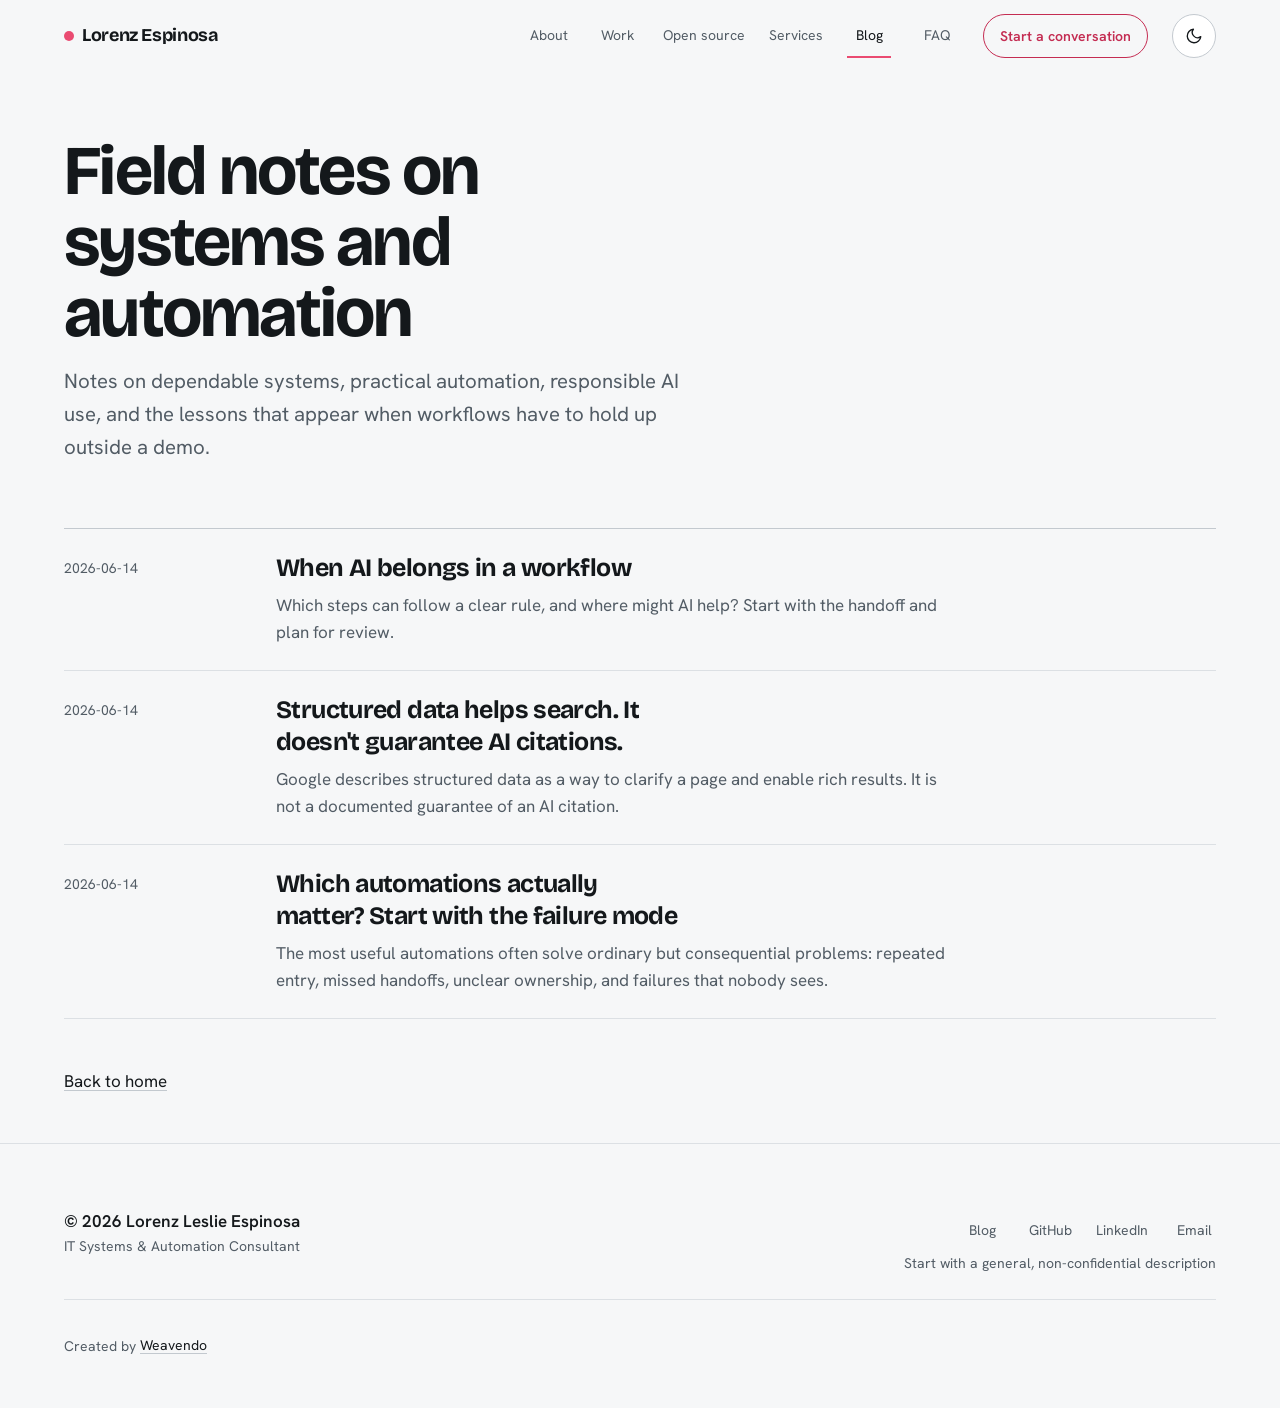
<file: blog/index.html>
<!DOCTYPE html>
<html lang="en">
<head>
<meta charset="UTF-8" />
<meta name="viewport" content="width=device-width, initial-scale=1.0" />
<meta name="robots" content="index, follow, max-image-preview:large, max-snippet:-1, max-video-preview:-1" />
<script>/* Pre-paint: theme and the js flag. */(function(){var d=document.documentElement;d.classList.add('js');try{var s=localStorage.getItem('theme');var m=window.matchMedia('(prefers-color-scheme:dark)').matches;if(s==='dark'||(!s&&m))d.setAttribute('data-theme','dark');}catch(e){}})();</script>
<title>Blog · Lorenz Espinosa | Systems and automation</title>
<meta name="description" content="Notes on dependable systems, practical automation, responsible AI use, and lessons from building workflows that have to hold up in real operations." />
<meta property="og:title" content="Blog · Lorenz Espinosa" />
<meta property="og:description" content="Notes on dependable systems, practical automation, responsible AI use, and workflows built for real operations." />
<meta property="og:type" content="website" />
<meta property="og:url" content="https://lorenzespinosa.github.io/blog/" />
<meta property="og:image" content="https://lorenzespinosa.github.io/lorenz.jpg" />
<meta property="og:image:alt" content="Portrait of Lorenz Espinosa, IT systems and automation consultant" />
<meta name="twitter:card" content="summary" />
<meta name="twitter:title" content="Blog · Lorenz Espinosa" />
<meta name="twitter:description" content="Notes on dependable systems, practical automation, responsible AI use, and workflows built for real operations." />
<meta name="twitter:image" content="https://lorenzespinosa.github.io/lorenz.jpg" />
<meta name="twitter:image:alt" content="Portrait of Lorenz Espinosa, IT systems and automation consultant" />
<meta name="theme-color" id="theme-color" content="#f6f7f8" />
<link rel="canonical" href="https://lorenzespinosa.github.io/blog/" />
<link rel="stylesheet" href="../styles/tokens.css" />
<link rel="stylesheet" href="../styles/typography.css" />
<link rel="stylesheet" href="../styles/main.css" />
<link rel="stylesheet" href="../styles/layout.css" />
<link rel="stylesheet" href="../styles/glass.css" />
<link rel="stylesheet" href="../styles/blog.css" />
<link rel="icon" href="data:image/svg+xml,%3Csvg xmlns='http://www.w3.org/2000/svg' viewBox='0 0 32 32'%3E%3Crect width='32' height='32' rx='7' fill='%230a0c0b'/%3E%3Ccircle cx='16' cy='16' r='6' fill='%23ea4b71'/%3E%3Ccircle cx='16' cy='16' r='10' fill='none' stroke='%23ea4b71' stroke-opacity='0.35' stroke-width='1.5'/%3E%3C/svg%3E" />
<link rel="preconnect" href="https://fonts.googleapis.com" />
<link rel="preconnect" href="https://fonts.gstatic.com" crossorigin />
<link href="https://fonts.googleapis.com/css2?family=Bricolage+Grotesque:opsz,wght@12..96,700&amp;family=Hanken+Grotesk:wght@400;600&amp;display=swap" rel="stylesheet" />
<script type="application/ld+json">
{
  "@context":"https://schema.org",
  "@type":"Blog",
  "name":"Lorenz Espinosa · Blog",
  "url":"https://lorenzespinosa.github.io/blog/",
  "author":{"@type":"Person","name":"Lorenz Leslie Espinosa","url":"https://lorenzespinosa.github.io/"},
  "inLanguage":"en",
  "blogPost":[
    {"@type":"BlogPosting","headline":"When AI belongs in a workflow","url":"https://lorenzespinosa.github.io/blog/token-tax.html","datePublished":"2026-06-14","dateModified":"2026-10-06"},
    {"@type":"BlogPosting","headline":"Structured data helps search. It doesn't guarantee AI citations.","url":"https://lorenzespinosa.github.io/blog/geo-not-schema.html","datePublished":"2026-06-14","dateModified":"2026-10-06"},
    {"@type":"BlogPosting","headline":"Which automations actually matter? Start with the failure mode","url":"https://lorenzespinosa.github.io/blog/which-automations-mattered.html","datePublished":"2026-06-14"}
  ]
}
</script>
</head>
<body>
<a href="#main" class="skip">Skip to content</a>

<nav id="nav" class="site-nav" aria-label="Main">
  <div class="nav-in">
    <a href="/" class="brand"><span class="dot" aria-hidden="true"></span>Lorenz Espinosa</a>
    <div class="nav-links">
      <a href="/#about">About</a>
      <a href="/#work">Work</a>
      <a href="/#opensource">Open source</a>
      <a href="/#services">Services</a>
      <a href="/blog/" aria-current="page">Blog</a>
      <a href="/#faq">FAQ</a>
      <a class="btn btn-primary btn-sm nav-cta" href="mailto:renzespinosa13@gmail.com?subject=Systems%20and%20automation%20inquiry&body=Hi%20Lorenz%2C%0A%0AThe%20process%20I%27d%20like%20to%20improve%3A%0ASystems%2Ftools%20involved%3A%0ATimeline%3A%0A%0APlease%20keep%20this%20initial%20message%20general%20and%20leave%20out%20client%20names%2C%20matter%20details%2C%20or%20confidential%20information.%0A"><span class="nav-cta-full">Start a conversation</span><span class="nav-cta-short">Contact</span></a>
      <details class="mobile-nav">
        <summary aria-label="Sections menu">Menu</summary>
        <div class="mobile-nav-panel" role="group" aria-label="Site sections">
          <a href="/#about">About</a>
          <a href="/#work">Work</a>
          <a href="/#opensource">Open source</a>
          <a href="/#services">Services</a>
          <a href="/#roi">Cost estimate</a>
          <a href="/blog/" aria-current="page">Blog</a>
          <a href="/#faq">FAQ</a>
          <a href="mailto:renzespinosa13@gmail.com?subject=Systems%20and%20automation%20inquiry&body=Hi%20Lorenz%2C%0A%0AThe%20process%20I%27d%20like%20to%20improve%3A%0ASystems%2Ftools%20involved%3A%0ATimeline%3A%0A%0APlease%20keep%20this%20initial%20message%20general%20and%20leave%20out%20client%20names%2C%20matter%20details%2C%20or%20confidential%20information.%0A">Contact</a>
        </div>
      </details>
      <button id="theme-toggle" class="theme-toggle" type="button" aria-label="Switch to dark theme" title="Toggle light/dark theme">
        <svg class="ic-moon" viewBox="0 0 24 24" aria-hidden="true"><path d="M21 12.8A9 9 0 1 1 11.2 3a7 7 0 0 0 9.8 9.8z"/></svg>
        <svg class="ic-sun" viewBox="0 0 24 24" aria-hidden="true"><circle cx="12" cy="12" r="4"/><path d="M12 2v2M12 20v2M4.9 4.9l1.4 1.4M17.7 17.7l1.4 1.4M2 12h2M20 12h2M4.9 19.1l1.4-1.4M17.7 6.3l1.4-1.4"/></svg>
      </button>
    </div>
  </div>
</nav>

<header class="post-hero blog-head">
<div class="wrap">
    <h1>Field notes on systems and automation</h1>
    <p>Notes on dependable systems, practical automation, responsible AI use, and the lessons that appear when workflows have to hold up outside a demo.</p>
</div>
</header>

<main class="blog-wrap" id="main">
<div class="wrap">
  <div class="post-list">
    <a class="post-card" href="/blog/token-tax.html">
      <span class="pdate">2026-06-14</span>
      <h2>When AI belongs in a workflow</h2>
      <p>Which steps can follow a clear rule, and where might AI help? Start with the handoff and plan for review.</p>
    </a>
    <a class="post-card" href="/blog/geo-not-schema.html">
      <span class="pdate">2026-06-14</span>
      <h2>Structured data helps search. It doesn't guarantee AI citations.</h2>
      <p>Google describes structured data as a way to clarify a page and enable rich results. It is not a documented guarantee of an AI citation.</p>
    </a>
    <a class="post-card" href="/blog/which-automations-mattered.html">
      <span class="pdate">2026-06-14</span>
      <h2>Which automations actually matter? Start with the failure mode</h2>
      <p>The most useful automations often solve ordinary but consequential problems: repeated entry, missed handoffs, unclear ownership, and failures that nobody sees.</p>
    </a>
  </div>

  <a class="blog-back" href="/">Back to home</a>
</div>
</main>

<footer class="site-footer">
  <div class="wrap foot-in">
    <p class="foot-who">&#169; 2026 Lorenz Leslie Espinosa<span>IT Systems &amp; Automation Consultant</span></p>
    <div class="foot-contact">
      <ul class="foot-links">
        <li><a href="/blog/">Blog</a></li>
        <li><a href="https://github.com/lorenzespinosa" target="_blank" rel="noopener">GitHub</a></li>
        <li><a href="https://www.linkedin.com/in/lorenz-leslie-espinosa/" target="_blank" rel="noopener">LinkedIn</a></li>
        <li><a href="mailto:renzespinosa13@gmail.com?subject=Systems%20and%20automation%20inquiry&body=Hi%20Lorenz%2C%0A%0AThe%20process%20I%27d%20like%20to%20improve%3A%0ASystems%2Ftools%20involved%3A%0ATimeline%3A%0A%0APlease%20keep%20this%20initial%20message%20general%20and%20leave%20out%20client%20names%2C%20matter%20details%2C%20or%20confidential%20information.%0A">Email</a></li>
      </ul>
      <p class="cta-micro">Start with a general, non-confidential description</p>
    </div>
    <p class="credit">Created by <a href="https://weavendo.com/">Weavendo</a></p>
  </div>
</footer>

<script src="../js/theme.js" defer></script>
</body>
</html>
</file>
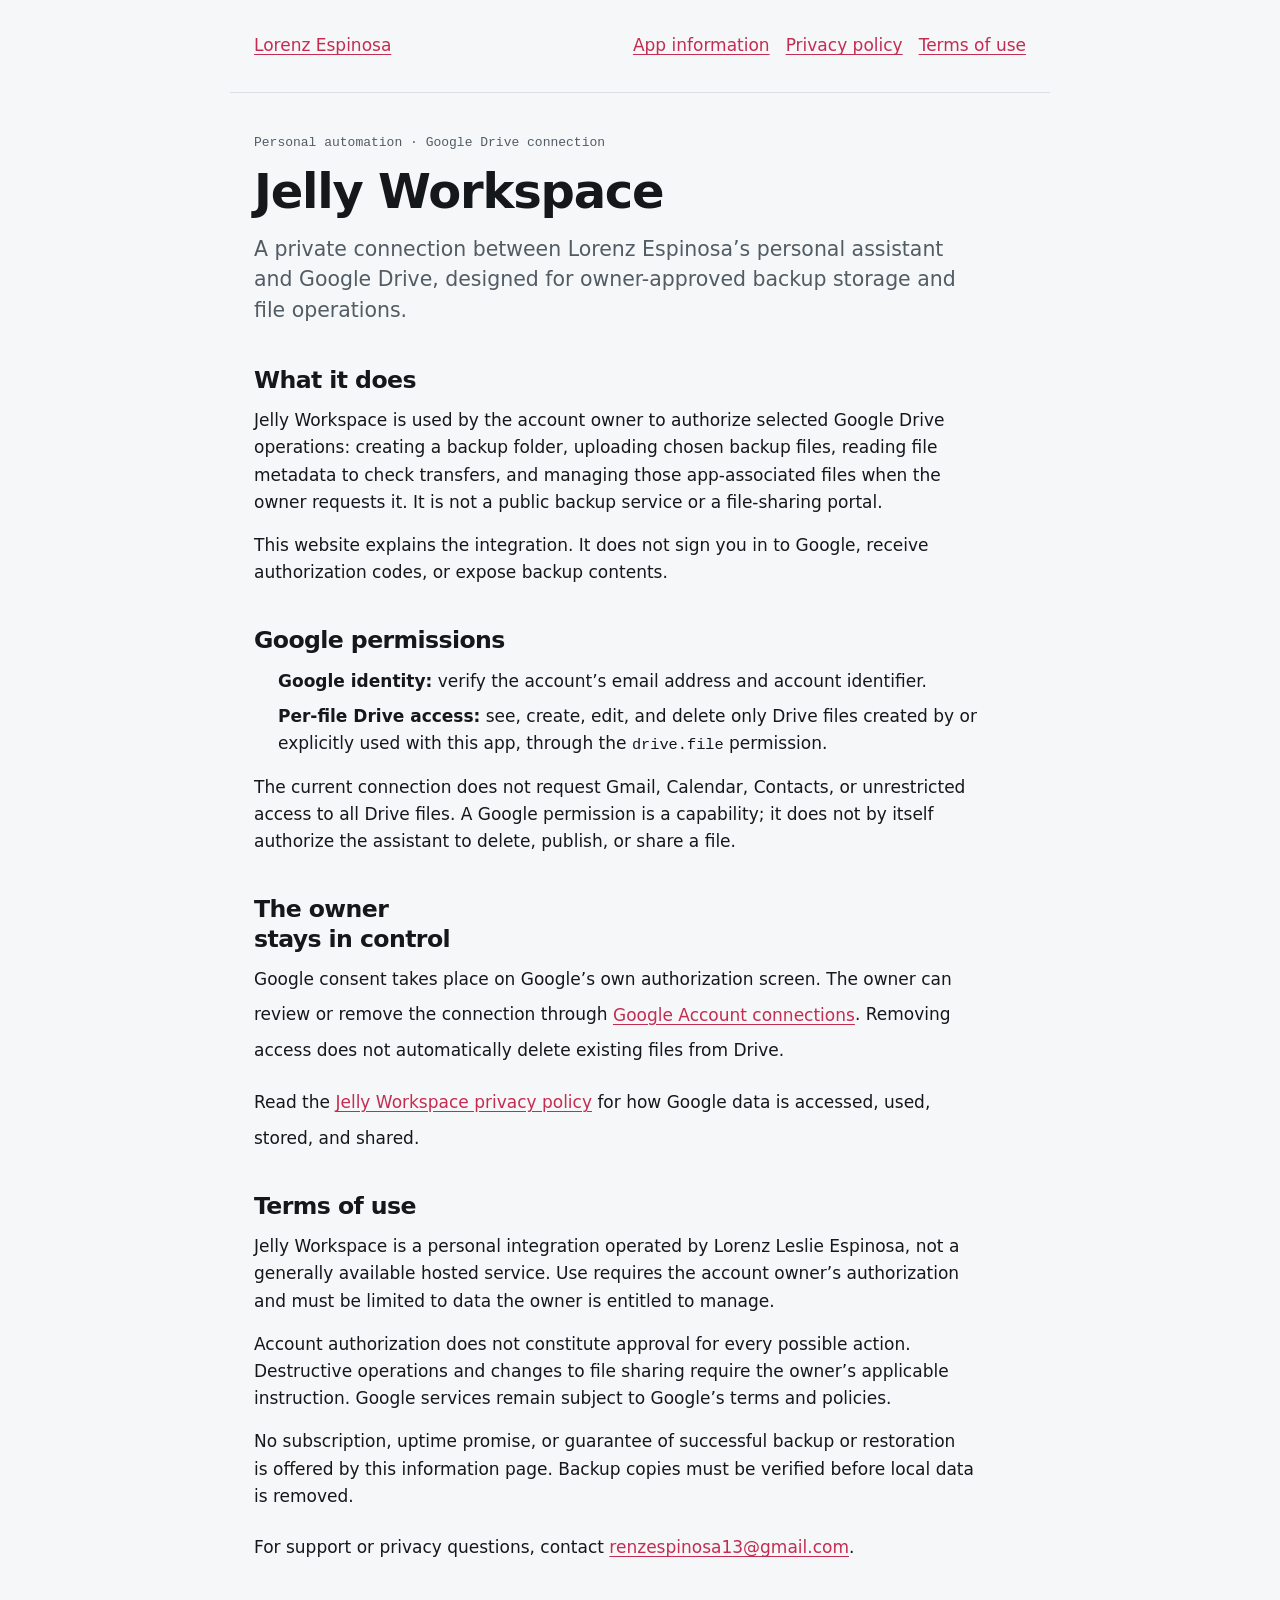
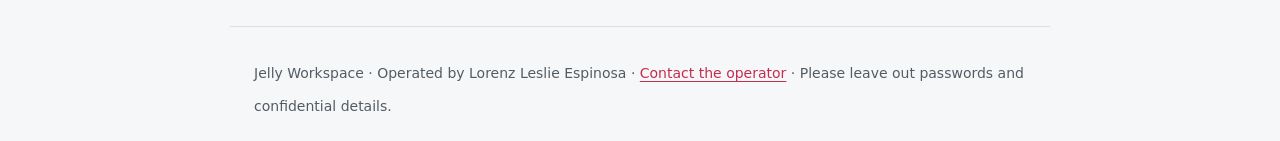
<file: jelly-workspace/index.html>
<!DOCTYPE html>
<html lang="en">
<head>
<meta charset="utf-8">
<meta name="viewport" content="width=device-width, initial-scale=1">
<title>Jelly Workspace: App information</title>
<meta name="description" content="Jelly Workspace is Lorenz Espinosa’s personal Google Drive integration for owner-approved backup and file operations.">
<link rel="canonical" href="https://lorenzespinosa.github.io/jelly-workspace/">
<meta property="og:title" content="Jelly Workspace: App information">
<meta property="og:description" content="Jelly Workspace is Lorenz Espinosa’s personal Google Drive integration for owner-approved backup and file operations.">
<meta property="og:type" content="website">
<meta property="og:url" content="https://lorenzespinosa.github.io/jelly-workspace/">
<meta property="og:image" content="https://lorenzespinosa.github.io/lorenz.jpg">
<meta property="og:image:alt" content="Portrait of Lorenz Espinosa, IT systems and automation consultant">
<meta name="twitter:card" content="summary">
<meta name="twitter:title" content="Jelly Workspace: App information">
<meta name="twitter:description" content="Jelly Workspace is Lorenz Espinosa’s personal Google Drive integration for owner-approved backup and file operations.">
<meta name="twitter:image" content="https://lorenzespinosa.github.io/lorenz.jpg">
<meta name="twitter:image:alt" content="Portrait of Lorenz Espinosa, IT systems and automation consultant">
<link rel="icon" href="data:image/svg+xml,%3Csvg xmlns='http://www.w3.org/2000/svg' viewBox='0 0 32 32'%3E%3Crect width='32' height='32' rx='7' fill='%230a0c0b'/%3E%3Ccircle cx='16' cy='16' r='6' fill='%23ea4b71'/%3E%3Ccircle cx='16' cy='16' r='10' fill='none' stroke='%23ea4b71' stroke-opacity='0.35' stroke-width='1.5'/%3E%3C/svg%3E">
<script>(function(){try{var t=localStorage.getItem('theme');if(t==='dark'||(!t&&matchMedia('(prefers-color-scheme:dark)').matches))document.documentElement.setAttribute('data-theme','dark');}catch(e){}})();</script>
<link rel="stylesheet" href="../styles/tokens.css">
<link rel="stylesheet" href="../styles/typography.css">
<link rel="stylesheet" href="../styles/main.css">
<style>
.app-doc header,.app-doc main,.app-doc footer{max-width:820px;margin:auto;padding:var(--space-lg);position:relative;z-index:1}
.app-doc header{display:flex;justify-content:space-between;align-items:center;gap:var(--space-md);flex-wrap:wrap;border-bottom:1px solid var(--color-rule)}
.app-doc nav{position:static;display:flex;gap:var(--space-md);flex-wrap:wrap;backdrop-filter:none;background:transparent;border:0}
.app-doc main{padding-top:var(--space-xl);padding-bottom:var(--space-xl)}
.app-doc h1{max-width:none;font-size:clamp(2rem,5vw,3rem);line-height:1.08;margin-bottom:var(--space-md)}
.app-doc h2{font-family:var(--font-display);font-size:var(--text-title);margin:var(--space-xl) 0 var(--space-sm);line-height:1.25}
.app-doc p,.app-doc ul{margin-bottom:var(--space-md);max-width:68ch}
.app-doc ul{padding-left:var(--space-lg)}.app-doc li{margin-bottom:var(--space-xs)}
.app-doc a{display:inline-flex;align-items:center;min-width:44px;min-height:44px;color:var(--color-accent);text-decoration:underline;text-underline-offset:.2em}
.app-doc .skip{color:var(--color-paper)}
[data-theme="dark"] .app-doc a{color:var(--color-mark)}
[data-theme="dark"] .app-doc .skip{color:var(--color-paper)}
.app-doc .eyebrow{font-family:var(--font-code);font-size:var(--text-xs);color:var(--color-muted);margin-bottom:var(--space-sm)}
.app-doc .intro{font-size:var(--text-lead);line-height:1.5;color:var(--color-muted);max-width:60ch}
.app-doc code{font-family:var(--font-code);font-size:.9em;overflow-wrap:anywhere}
.app-doc footer{border-top:1px solid var(--color-rule);color:var(--color-muted);font-size:var(--text-sm)}
.app-doc footer a{padding-block:0}
.app-doc{overflow-wrap:anywhere}.app-doc section{scroll-margin-top:1rem}
@media(prefers-reduced-motion:reduce){html{scroll-behavior:auto}}
</style>
</head>
<body class="app-doc">
<a class="skip" href="#main">Skip to content</a>
<header>
<a href="../">Lorenz Espinosa</a>
<nav aria-label="Jelly Workspace"><a href="./">App information</a><a href="privacy.html">Privacy policy</a><a href="./#terms">Terms of use</a></nav>
</header>
<main id="main">
<p class="eyebrow">Personal automation · Google Drive connection</p>
<h1>Jelly Workspace</h1>
<p class="intro">A private connection between Lorenz Espinosa’s personal assistant and Google Drive, designed for owner-approved backup storage and file operations.</p>
<section aria-labelledby="purpose"><h2 id="purpose">What it does</h2>
<p>Jelly Workspace is used by the account owner to authorize selected Google Drive operations: creating a backup folder, uploading chosen backup files, reading file metadata to check transfers, and managing those app-associated files when the owner requests it. It is not a public backup service or a file-sharing portal.</p>
<p>This website explains the integration. It does not sign you in to Google, receive authorization codes, or expose backup contents.</p></section>
<section aria-labelledby="permissions"><h2 id="permissions">Google permissions</h2>
<ul><li><strong>Google identity:</strong> verify the account’s email address and account identifier.</li><li><strong>Per-file Drive access:</strong> see, create, edit, and delete only Drive files created by or explicitly used with this app, through the <code>drive.file</code> permission.</li></ul>
<p>The current connection does not request Gmail, Calendar, Contacts, or unrestricted access to all Drive files. A Google permission is a capability; it does not by itself authorize the assistant to delete, publish, or share a file.</p></section>
<section aria-labelledby="control"><h2 id="control">The owner stays in control</h2>
<p>Google consent takes place on Google’s own authorization screen. The owner can review or remove the connection through <a href="https://myaccount.google.com/connections">Google Account connections</a>. Removing access does not automatically delete existing files from Drive.</p>
<p>Read the <a href="privacy.html">Jelly Workspace privacy policy</a> for how Google data is accessed, used, stored, and shared.</p></section>
<section id="terms" aria-labelledby="terms-title"><h2 id="terms-title">Terms of use</h2>
<p>Jelly Workspace is a personal integration operated by Lorenz Leslie Espinosa, not a generally available hosted service. Use requires the account owner’s authorization and must be limited to data the owner is entitled to manage.</p>
<p>Account authorization does not constitute approval for every possible action. Destructive operations and changes to file sharing require the owner’s applicable instruction. Google services remain subject to Google’s terms and policies.</p>
<p>No subscription, uptime promise, or guarantee of successful backup or restoration is offered by this information page. Backup copies must be verified before local data is removed.</p>
<p>For support or privacy questions, contact <a href="mailto:renzespinosa13@gmail.com?subject=Jelly%20Workspace%20question&body=Hi%20Lorenz%2C%0A%0AMy%20question%3A%0A%0APlease%20leave%20out%20passwords%20and%20confidential%20details.">renzespinosa13@gmail.com</a>.</p></section>
</main>
<footer>Jelly Workspace · Operated by Lorenz Leslie Espinosa · <a href="mailto:renzespinosa13@gmail.com?subject=Jelly%20Workspace%20question&body=Hi%20Lorenz%2C%0A%0AMy%20question%3A%0A%0APlease%20leave%20out%20passwords%20and%20confidential%20details.">Contact the operator</a> · <span class="small">Please leave out passwords and confidential details.</span></footer>
</body>
</html>
</file>
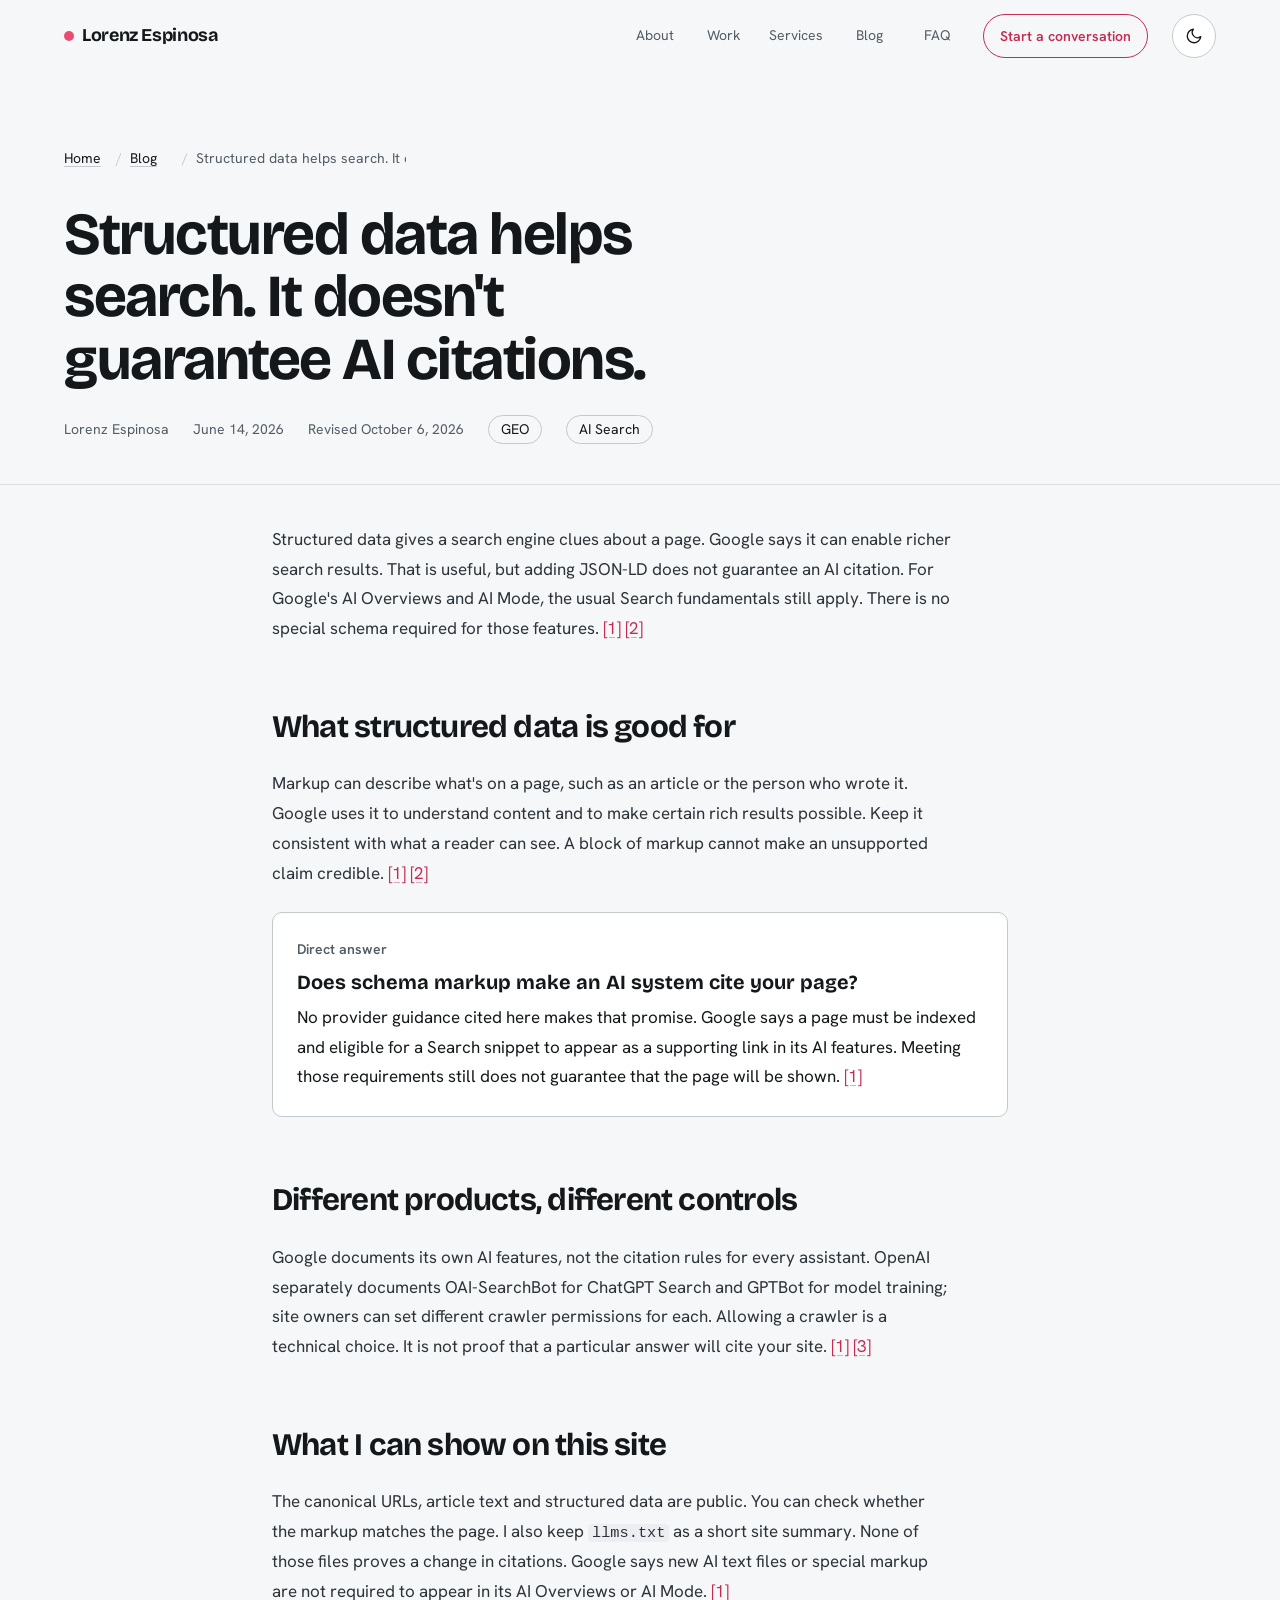
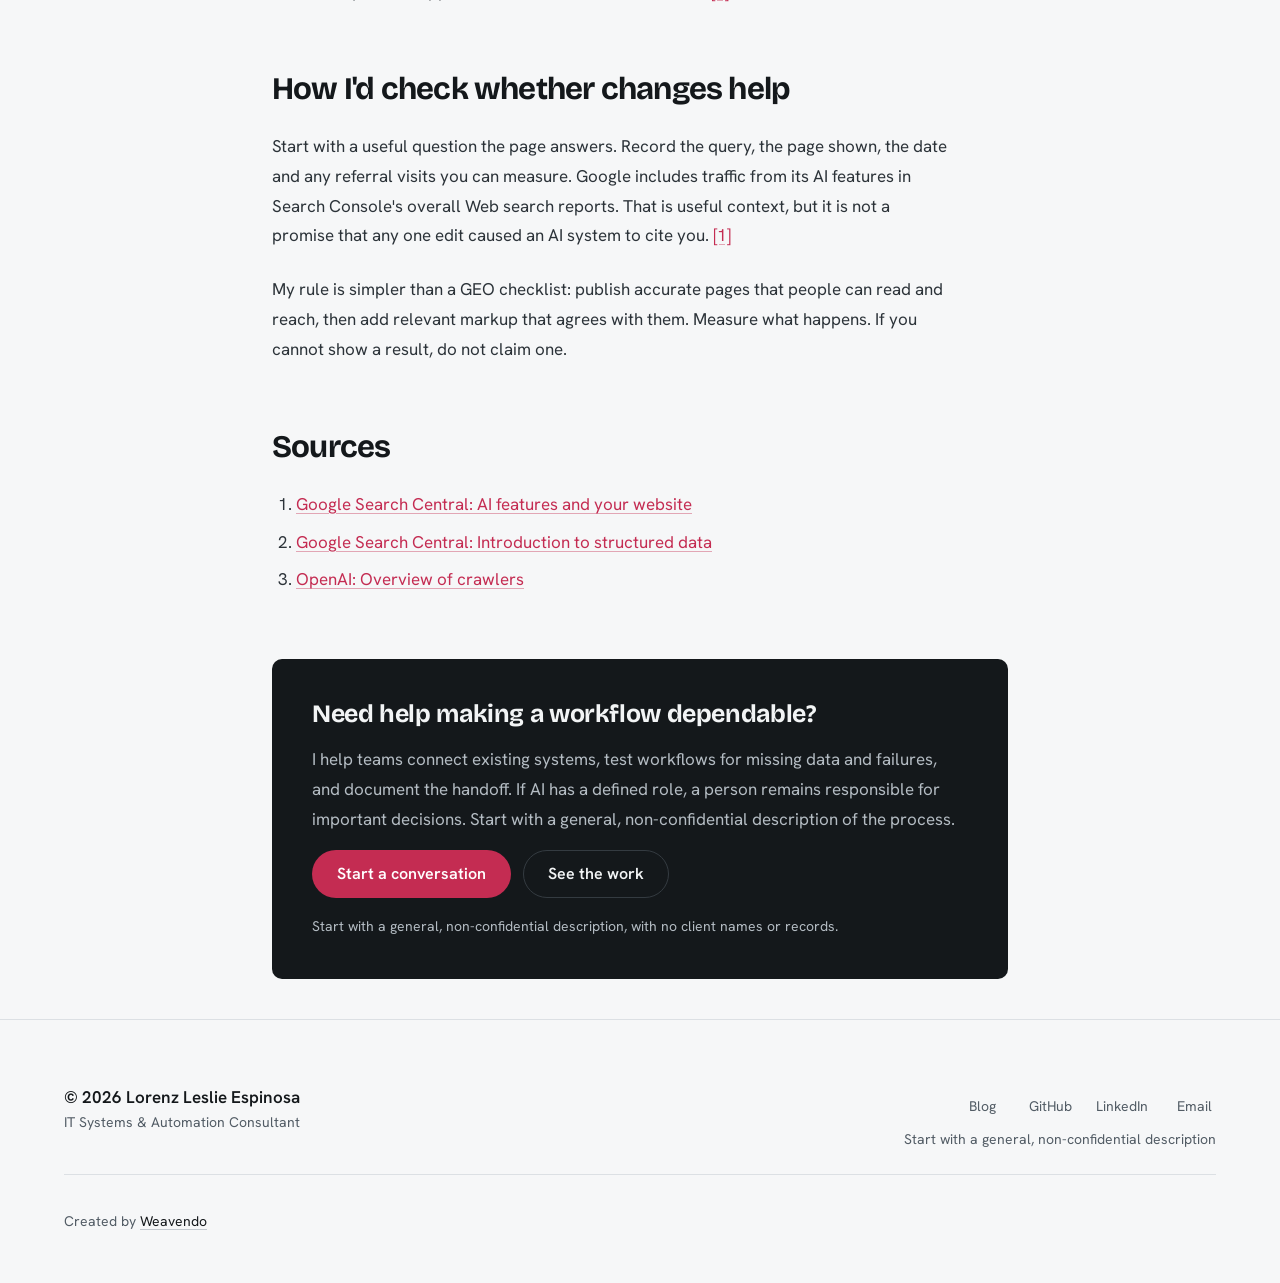
<file: blog/geo-not-schema.html>
<!DOCTYPE html>
<html lang="en">
<head>
<meta charset="UTF-8" />
<meta name="viewport" content="width=device-width, initial-scale=1.0" />
<meta name="robots" content="index, follow, max-image-preview:large, max-snippet:-1, max-video-preview:-1" />
<script>/* Pre-paint: theme and the js flag. */(function(){var d=document.documentElement;d.classList.add('js');try{var s=localStorage.getItem('theme');var m=window.matchMedia('(prefers-color-scheme:dark)').matches;if(s==='dark'||(!s&&m))d.setAttribute('data-theme','dark');}catch(e){}})();</script>
<title>Structured data doesn't guarantee AI citations</title>
<meta name="description" content="Structured data can clarify a page and enable rich results. Google's AI features need no special schema, and a citation is not guaranteed." />
<link rel="canonical" href="https://lorenzespinosa.github.io/blog/geo-not-schema.html" />
<link rel="stylesheet" href="../styles/tokens.css" />
<link rel="stylesheet" href="../styles/typography.css" />
<link rel="stylesheet" href="../styles/main.css" />
<link rel="stylesheet" href="../styles/layout.css" />
<link rel="stylesheet" href="../styles/glass.css" />
<link rel="stylesheet" href="../styles/blog.css" />
<meta property="og:title" content="Structured data helps search. It doesn't guarantee AI citations." />
<meta property="og:description" content="Structured data can clarify a page and enable rich results. Google's AI features need no special schema, and a citation is not guaranteed." />
<meta property="og:type" content="article" />
<meta property="og:url" content="https://lorenzespinosa.github.io/blog/geo-not-schema.html" />
<meta property="og:image" content="https://lorenzespinosa.github.io/lorenz.jpg" />
<meta property="og:image:alt" content="Portrait of Lorenz Espinosa, IT systems and automation consultant" />
<meta property="og:image:width" content="576" />
<meta property="og:image:height" content="576" />
<meta name="twitter:card" content="summary" />
<meta name="twitter:title" content="Structured data helps search. It doesn't guarantee AI citations." />
<meta name="twitter:description" content="Structured data can clarify a page and enable rich results. Google's AI features need no special schema, and a citation is not guaranteed." />
<meta name="twitter:image" content="https://lorenzespinosa.github.io/lorenz.jpg" />
<meta name="twitter:image:alt" content="Portrait of Lorenz Espinosa, IT systems and automation consultant" />
<meta name="theme-color" id="theme-color" content="#f6f7f8" />
<link rel="icon" href="data:image/svg+xml,%3Csvg xmlns='http://www.w3.org/2000/svg' viewBox='0 0 32 32'%3E%3Crect width='32' height='32' rx='7' fill='%230a0c0b'/%3E%3Ccircle cx='16' cy='16' r='6' fill='%23ea4b71'/%3E%3Ccircle cx='16' cy='16' r='10' fill='none' stroke='%23ea4b71' stroke-opacity='0.35' stroke-width='1.5'/%3E%3C/svg%3E" />
<link rel="preconnect" href="https://fonts.googleapis.com" />
<link rel="preconnect" href="https://fonts.gstatic.com" crossorigin />
<link href="https://fonts.googleapis.com/css2?family=Bricolage+Grotesque:opsz,wght@12..96,700&amp;family=Hanken+Grotesk:wght@400;600&amp;display=swap" rel="stylesheet" />
<script type="application/ld+json">
{
  "@context": "https://schema.org",
  "@type": "BlogPosting",
  "headline": "Structured data helps search. It doesn't guarantee AI citations.",
  "datePublished": "2026-06-14",
  "dateModified": "2026-10-06",
  "author": {
    "@type": "Person",
    "name": "Lorenz Leslie Espinosa",
    "url": "https://lorenzespinosa.github.io/",
    "@id": "https://lorenzespinosa.github.io/#lorenz"
  },
  "publisher": {
    "@type": "Person",
    "name": "Lorenz Leslie Espinosa",
    "url": "https://lorenzespinosa.github.io/",
    "@id": "https://lorenzespinosa.github.io/#lorenz"
  },
  "mainEntityOfPage": "https://lorenzespinosa.github.io/blog/geo-not-schema.html",
  "description": "Structured data can clarify a page and enable rich results. Google's AI features need no special schema, and a citation is not guaranteed.",
  "keywords": ["structured data", "AI Overviews", "AI search", "citations", "llms.txt"],
  "url": "https://lorenzespinosa.github.io/blog/geo-not-schema.html",
  "inLanguage": "en",
  "isPartOf": {
    "@type": "Blog",
    "url": "https://lorenzespinosa.github.io/",
    "name": "Lorenz Espinosa · Blog"
  }
}
</script>
<script type="application/ld+json">
{
 "@context": "https://schema.org",
 "@type": "BreadcrumbList",
 "itemListElement": [
  {
   "@type": "ListItem",
   "position": 1,
   "name": "Home",
   "item": "https://lorenzespinosa.github.io/"
  },
  {
   "@type": "ListItem",
   "position": 2,
   "name": "Blog",
   "item": "https://lorenzespinosa.github.io/blog/"
  },
  {
   "@type": "ListItem",
   "position": 3,
   "name": "Structured data helps search. It doesn't guarantee AI citations.",
   "item": "https://lorenzespinosa.github.io/blog/geo-not-schema.html"
  }
 ]
}
</script>
</head>
<body>

<a href="#content" class="skip">Skip to content</a>
<div id="progress" aria-hidden="true"></div>

<nav id="nav" class="site-nav" aria-label="Main">
  <div class="nav-in">
    <a href="/" class="brand"><span class="dot" aria-hidden="true"></span>Lorenz Espinosa</a>
    <div class="nav-links">
      <a href="/#about">About</a>
      <a href="/#work">Work</a>
      <a href="/#services">Services</a>
      <a href="/#blog">Blog</a>
      <a href="/#faq">FAQ</a>
      <a class="btn btn-primary btn-sm nav-cta" href="mailto:renzespinosa13@gmail.com?subject=Systems%20and%20automation%20inquiry&body=Hi%20Lorenz%2C%0A%0AThe%20process%20I%27d%20like%20to%20improve%3A%0ASystems%2Ftools%20involved%3A%0ATimeline%3A%0A%0APlease%20keep%20this%20initial%20message%20general%20and%20leave%20out%20client%20names%2C%20matter%20details%2C%20or%20confidential%20information.%0A"><span class="nav-cta-full">Start a conversation</span><span class="nav-cta-short">Contact</span></a>
      <details class="mobile-nav">
        <summary aria-label="Sections menu">Menu</summary>
        <div class="mobile-nav-panel" role="group" aria-label="Site sections">
          <a href="/#about">About</a>
          <a href="/#work">Work</a>
          <a href="/#opensource">Open source</a>
          <a href="/#services">Services</a>
          <a href="/#roi">Cost estimate</a>
          <a href="/blog/">Blog</a>
          <a href="/#faq">FAQ</a>
          <a href="mailto:renzespinosa13@gmail.com?subject=Systems%20and%20automation%20inquiry&body=Hi%20Lorenz%2C%0A%0AThe%20process%20I%27d%20like%20to%20improve%3A%0ASystems%2Ftools%20involved%3A%0ATimeline%3A%0A%0APlease%20keep%20this%20initial%20message%20general%20and%20leave%20out%20client%20names%2C%20matter%20details%2C%20or%20confidential%20information.%0A">Contact</a>
        </div>
      </details>
      <button id="theme-toggle" class="theme-toggle" type="button" aria-label="Switch to dark theme" title="Toggle light/dark theme">
        <svg class="ic-moon" viewBox="0 0 24 24" aria-hidden="true"><path d="M21 12.8A9 9 0 1 1 11.2 3a7 7 0 0 0 9.8 9.8z"/></svg>
        <svg class="ic-sun" viewBox="0 0 24 24" aria-hidden="true"><circle cx="12" cy="12" r="4"/><path d="M12 2v2M12 20v2M4.9 4.9l1.4 1.4M17.7 17.7l1.4 1.4M2 12h2M20 12h2M4.9 19.1l1.4-1.4M17.7 6.3l1.4-1.4"/></svg>
      </button>
    </div>
  </div>
</nav>

<header class="post-hero" id="top">
  <div class="wrap">
    <nav class="crumbs" aria-label="Breadcrumb"><ol><li><a href="/">Home</a></li><li><a href="/blog/">Blog</a></li><li aria-current="page">Structured data helps search. It doesn't guarantee AI citations.</li></ol></nav>
    <h1 class="post-title">Structured data helps search. It doesn't guarantee AI citations.</h1>
    <div class="post-meta">
      <span>Lorenz Espinosa</span>
      <time datetime="2026-06-14">June 14, 2026</time>
      <time datetime="2026-10-06">Revised October 6, 2026</time>
      <span class="post-tag">GEO</span>
      <span class="post-tag">AI Search</span>
    </div>
  </div>
</header>

<main id="content" class="post-main">
  <div class="wrap">
    <article class="prose">

      <p>
        Structured data gives a search engine clues about a page. Google says it can enable richer search results. That is useful, but adding JSON-LD does not guarantee an AI citation. For Google's AI Overviews and AI Mode, the usual Search fundamentals still apply. There is no special schema required for those features. <a href="#geo-source-1">[1]</a> <a href="#geo-source-2">[2]</a>
      </p>

      <h2>What structured data is good for</h2>
      <p>
        Markup can describe what's on a page, such as an article or the person who wrote it. Google uses it to understand content and to make certain rich results possible. Keep it consistent with what a reader can see. A block of markup cannot make an unsupported claim credible. <a href="#geo-source-1">[1]</a> <a href="#geo-source-2">[2]</a>
      </p>

      <div class="answer-block">
        <div class="q-label">Direct answer</div>
        <div class="q-text">Does schema markup make an AI system cite your page?</div>
        <p>
          No provider guidance cited here makes that promise. Google says a page must be indexed and eligible for a Search snippet to appear as a supporting link in its AI features. Meeting those requirements still does not guarantee that the page will be shown. <a href="#geo-source-1">[1]</a>
        </p>
      </div>

      <h2>Different products, different controls</h2>
      <p>
        Google documents its own AI features, not the citation rules for every assistant. OpenAI separately documents OAI-SearchBot for ChatGPT Search and GPTBot for model training; site owners can set different crawler permissions for each. Allowing a crawler is a technical choice. It is not proof that a particular answer will cite your site. <a href="#geo-source-1">[1]</a> <a href="#geo-source-3">[3]</a>
      </p>

      <h2>What I can show on this site</h2>
      <p>
        The canonical URLs, article text and structured data are public. You can check whether the markup matches the page. I also keep <code>llms.txt</code> as a short site summary. None of those files proves a change in citations. Google says new AI text files or special markup are not required to appear in its AI Overviews or AI Mode. <a href="#geo-source-1">[1]</a>
      </p>

      <h2>How I'd check whether changes help</h2>
      <p>
        Start with a useful question the page answers. Record the query, the page shown, the date and any referral visits you can measure. Google includes traffic from its AI features in Search Console's overall Web search reports. That is useful context, but it is not a promise that any one edit caused an AI system to cite you. <a href="#geo-source-1">[1]</a>
      </p>
      <p>
        My rule is simpler than a GEO checklist: publish accurate pages that people can read and reach, then add relevant markup that agrees with them. Measure what happens. If you cannot show a result, do not claim one.
      </p>

      <h2>Sources</h2>
      <ol>
        <li id="geo-source-1"><a href="https://developers.google.com/search/docs/appearance/ai-features" target="_blank" rel="noopener">Google Search Central: AI features and your website</a></li>
        <li id="geo-source-2"><a href="https://developers.google.com/search/docs/appearance/structured-data/intro-structured-data" target="_blank" rel="noopener">Google Search Central: Introduction to structured data</a></li>
        <li id="geo-source-3"><a href="https://developers.openai.com/api/docs/bots" target="_blank" rel="noopener">OpenAI: Overview of crawlers</a></li>
      </ol>

      <div class="post-cta" role="region" aria-label="Contact Lorenz">
        <h3>Need help making a workflow dependable?</h3>
        <p>
          I help teams connect existing systems, test workflows for missing data and failures, and document the handoff. If AI has a defined role, a person remains responsible for important decisions. Start with a general, non-confidential description of the process.
        </p>
        <div class="cta-row">
          <a class="btn btn-primary" href="mailto:renzespinosa13@gmail.com?subject=Systems%20and%20automation%20inquiry&body=Hi%20Lorenz%2C%0A%0AThe%20process%20I%27d%20like%20to%20improve%3A%0ASystems%2Ftools%20involved%3A%0ATimeline%3A%0A%0APlease%20keep%20this%20initial%20message%20general%20and%20leave%20out%20client%20names%2C%20matter%20details%2C%20or%20confidential%20information.%0A">
            Start a conversation
          </a>
          <a class="btn btn-ghost" href="/">See the work</a>
        </div>
        <p class="cta-micro">Start with a general, non-confidential description, with no client names or records.</p>
      </div>

    </article>
  </div>
</main>

<footer class="site-footer">
  <div class="wrap foot-in">
    <p class="foot-who">&#169; 2026 Lorenz Leslie Espinosa<span>IT Systems &amp; Automation Consultant</span></p>
    <div class="foot-contact">
      <ul class="foot-links">
        <li><a href="/blog/">Blog</a></li>
        <li><a href="https://github.com/lorenzespinosa" target="_blank" rel="noopener">GitHub</a></li>
        <li><a href="https://www.linkedin.com/in/lorenz-leslie-espinosa/" target="_blank" rel="noopener">LinkedIn</a></li>
        <li><a href="mailto:renzespinosa13@gmail.com?subject=Systems%20and%20automation%20inquiry&body=Hi%20Lorenz%2C%0A%0AThe%20process%20I%27d%20like%20to%20improve%3A%0ASystems%2Ftools%20involved%3A%0ATimeline%3A%0A%0APlease%20keep%20this%20initial%20message%20general%20and%20leave%20out%20client%20names%2C%20matter%20details%2C%20or%20confidential%20information.%0A">Email</a></li>
      </ul>
      <p class="cta-micro">Start with a general, non-confidential description</p>
    </div>
    <p class="credit">Created by <a href="https://weavendo.com/">Weavendo</a></p>
  </div>
</footer>

<script type="module">
/* ── Theme toggle (matches main site behaviour) ─────────── */
const toggle = document.getElementById('theme-toggle');
const metaColor = document.getElementById('theme-color');
const COLORS = { light: '#f6f7f8', dark: '#0a0c0b' };

function applyTheme(t) {
  document.documentElement.setAttribute('data-theme', t);
  toggle?.setAttribute('aria-label', t === 'dark' ? 'Switch to light theme' : 'Switch to dark theme');
  if (metaColor) metaColor.setAttribute('content', COLORS[t] ?? COLORS.light);
}

const stored = (() => { try { return localStorage.getItem('theme'); } catch { return null; } })();
const prefersDark = window.matchMedia('(prefers-color-scheme:dark)').matches;
applyTheme(stored ?? (prefersDark ? 'dark' : 'light'));

toggle?.addEventListener('click', () => {
  const next = document.documentElement.getAttribute('data-theme') === 'dark' ? 'light' : 'dark';
  applyTheme(next);
  document.documentElement.classList.add('theme-transition');
  try { localStorage.setItem('theme', next); } catch {}
  setTimeout(() => document.documentElement.classList.remove('theme-transition'), 400);
});

/* ── Scroll progress bar ──────────────────────────────────── */
const bar = document.getElementById('progress');
if (bar) {
  function onScroll() {
    const h = document.documentElement;
    const pct = h.scrollTop / (h.scrollHeight - h.clientHeight);
    bar.style.width = (Math.min(pct, 1) * 100) + '%';
  }
  window.addEventListener('scroll', onScroll, { passive: true });
}

/* ── Nav scroll state ─────────────────────────────────────── */
const nav = document.getElementById('nav');
if (nav) {
  window.addEventListener('scroll', () => {
    nav.classList.toggle('scrolled', window.scrollY > 30);
  }, { passive: true });
}
</script>
</body>
</html>
</file>
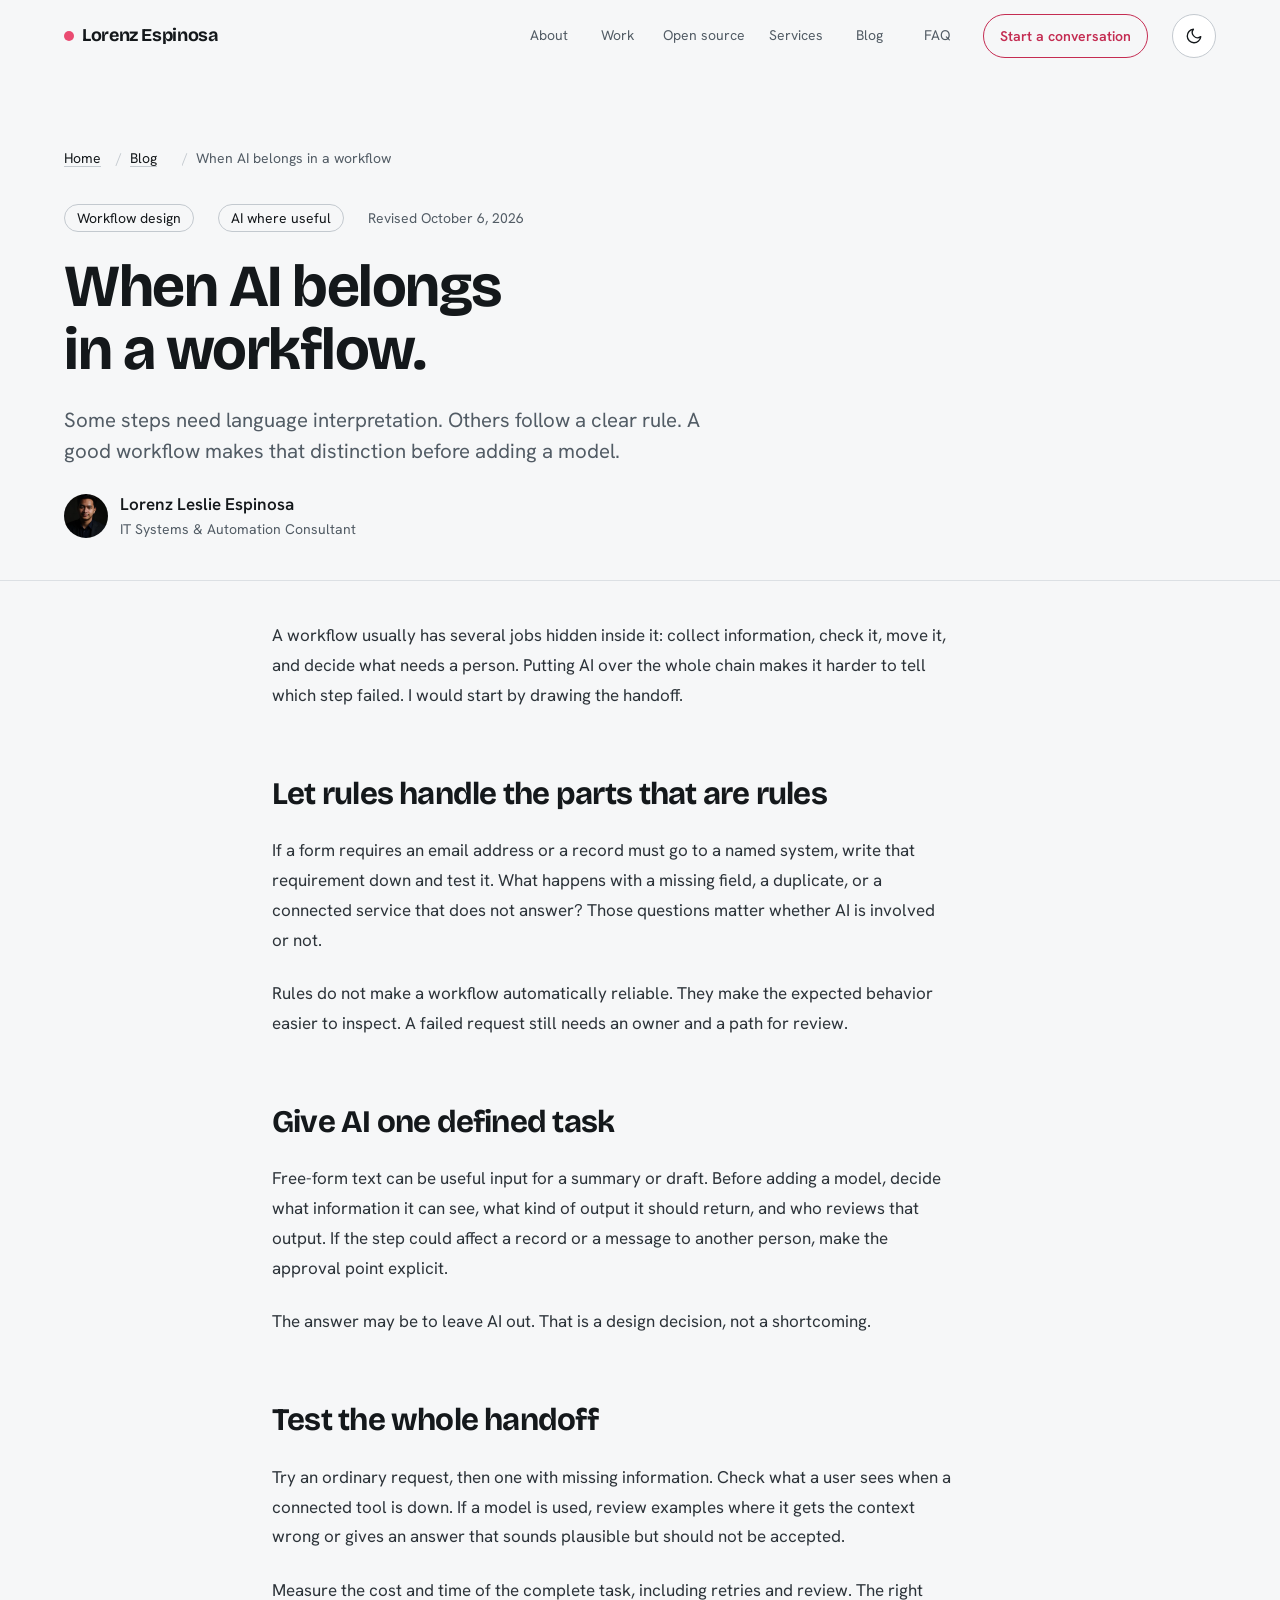
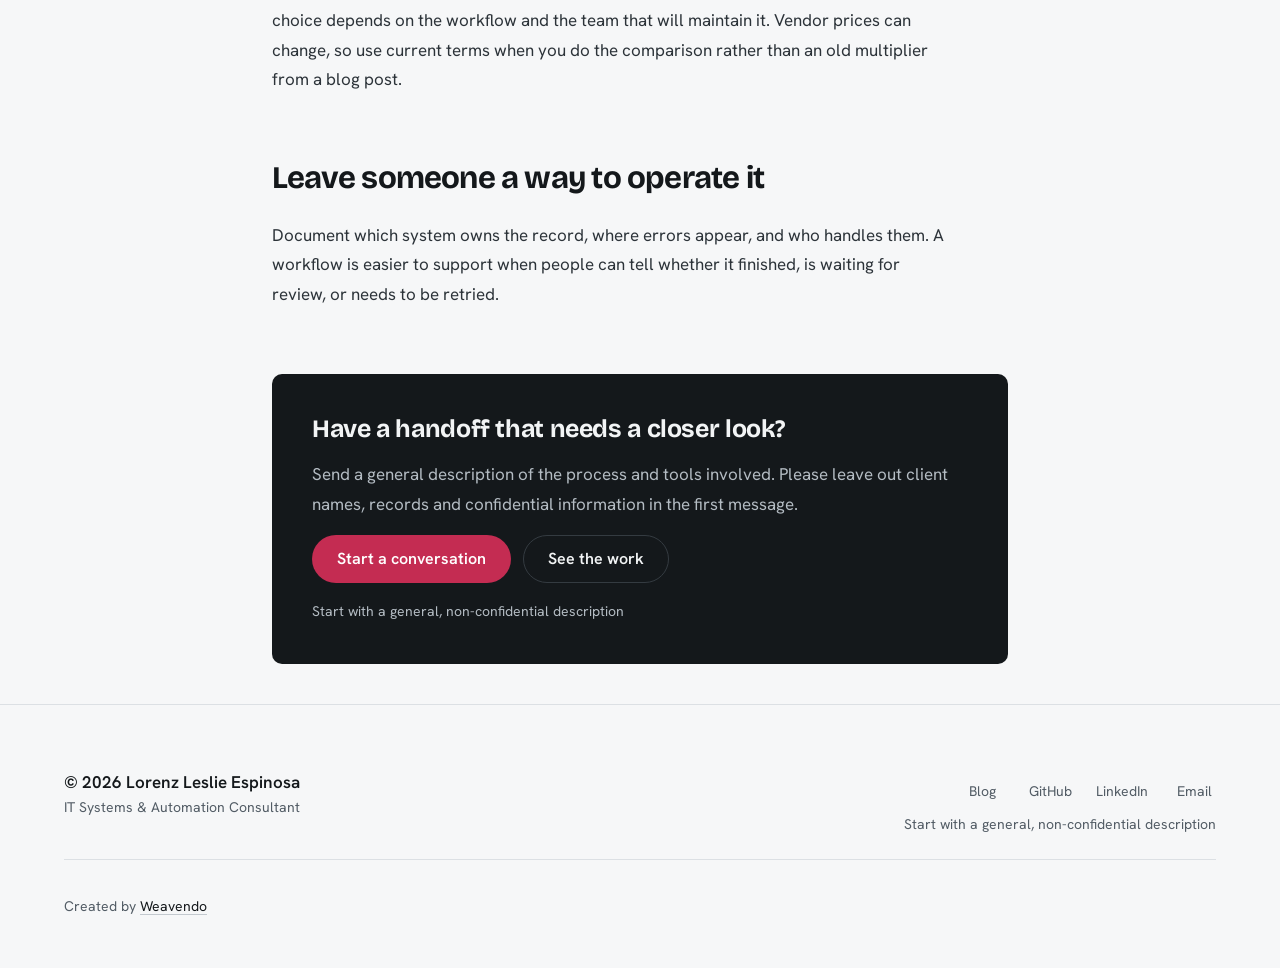
<file: blog/token-tax.html>
<!DOCTYPE html>
<html lang="en">
<head>
<meta charset="UTF-8" />
<meta name="viewport" content="width=device-width, initial-scale=1.0" />
<meta name="robots" content="index, follow, max-image-preview:large, max-snippet:-1, max-video-preview:-1" />
<script>/* Pre-paint: theme and the js flag. */(function(){var d=document.documentElement;d.classList.add('js');try{var s=localStorage.getItem('theme');var m=window.matchMedia('(prefers-color-scheme:dark)').matches;if(s==='dark'||(!s&&m))d.setAttribute('data-theme','dark');}catch(e){}})();</script>
<title>When AI belongs in a workflow</title>
<meta name="description" content="Use rules for predictable workflow steps. Give AI a narrow, defined task, then plan for human review, failures and ongoing support." />
<meta property="og:title" content="When AI belongs in a workflow" />
<meta property="og:description" content="Use rules for predictable workflow steps. Give AI a narrow, defined task, then plan for human review, failures and ongoing support." />
<meta property="og:type" content="article" />
<meta property="og:url" content="https://lorenzespinosa.github.io/blog/token-tax.html" />
<meta property="og:image" content="https://lorenzespinosa.github.io/lorenz.jpg" />
<meta property="og:image:alt" content="Portrait of Lorenz Espinosa, IT systems and automation consultant" />
<meta property="og:image:width" content="576" />
<meta property="og:image:height" content="576" />
<meta name="twitter:card" content="summary" />
<meta name="twitter:title" content="When AI belongs in a workflow" />
<meta name="twitter:description" content="Use rules for predictable workflow steps. Give AI a narrow, defined task, then plan for human review, failures and ongoing support." />
<meta name="twitter:image" content="https://lorenzespinosa.github.io/lorenz.jpg" />
<meta name="twitter:image:alt" content="Portrait of Lorenz Espinosa, IT systems and automation consultant" />
<meta name="theme-color" id="theme-color" content="#f6f7f8" />
<link rel="canonical" href="https://lorenzespinosa.github.io/blog/token-tax.html" />
<link rel="stylesheet" href="../styles/tokens.css" />
<link rel="stylesheet" href="../styles/typography.css" />
<link rel="stylesheet" href="../styles/main.css" />
<link rel="stylesheet" href="../styles/layout.css" />
<link rel="stylesheet" href="../styles/glass.css" />
<link rel="stylesheet" href="../styles/blog.css" />
<link rel="icon" href="data:image/svg+xml,%3Csvg xmlns='http://www.w3.org/2000/svg' viewBox='0 0 32 32'%3E%3Crect width='32' height='32' rx='7' fill='%230a0c0b'/%3E%3Ccircle cx='16' cy='16' r='6' fill='%23ea4b71'/%3E%3Ccircle cx='16' cy='16' r='10' fill='none' stroke='%23ea4b71' stroke-opacity='0.35' stroke-width='1.5'/%3E%3C/svg%3E" />
<link rel="preconnect" href="https://fonts.googleapis.com" />
<link rel="preconnect" href="https://fonts.gstatic.com" crossorigin />
<link href="https://fonts.googleapis.com/css2?family=Bricolage+Grotesque:opsz,wght@12..96,700&amp;family=Hanken+Grotesk:wght@400;600&amp;display=swap" rel="stylesheet" />
<script type="application/ld+json">
{
  "@context": "https://schema.org",
  "@type": "BlogPosting",
  "headline": "When AI belongs in a workflow",
  "datePublished": "2026-06-14",
  "dateModified": "2026-10-06",
  "author": {
    "@type": "Person",
    "name": "Lorenz Leslie Espinosa",
    "url": "https://lorenzespinosa.github.io/"
  },
  "publisher": {
    "@type": "Person",
    "name": "Lorenz Leslie Espinosa",
    "url": "https://lorenzespinosa.github.io/"
  },
  "mainEntityOfPage": {
    "@type": "WebPage",
    "@id": "https://lorenzespinosa.github.io/blog/token-tax.html"
  },
  "description": "Use rules for predictable workflow steps. Give AI a narrow task, then plan for review, failures and ongoing support.",
  "keywords": ["workflow automation", "IT systems", "AI workflows", "human review", "input validation", "failure handling"],
  "url": "https://lorenzespinosa.github.io/blog/token-tax.html"
}
</script>
<script type="application/ld+json">
{
 "@context": "https://schema.org",
 "@type": "BreadcrumbList",
 "itemListElement": [
  {
   "@type": "ListItem",
   "position": 1,
   "name": "Home",
   "item": "https://lorenzespinosa.github.io/"
  },
  {
   "@type": "ListItem",
   "position": 2,
   "name": "Blog",
   "item": "https://lorenzespinosa.github.io/blog/"
  },
  {
   "@type": "ListItem",
   "position": 3,
   "name": "When AI belongs in a workflow",
   "item": "https://lorenzespinosa.github.io/blog/token-tax.html"
  }
 ]
}
</script>
</head>
<body>

<a href="#content" class="skip">Skip to content</a>
<div id="progress" aria-hidden="true"></div>

<nav id="nav" class="site-nav" aria-label="Main">
  <div class="nav-in">
    <a href="../index.html" class="brand"><span class="dot" aria-hidden="true"></span>Lorenz Espinosa</a>
    <div class="nav-links">
      <a href="../index.html#about">About</a>
      <a href="../index.html#work">Work</a>
      <a href="../index.html#opensource">Open source</a>
      <a href="../index.html#services">Services</a>
      <a href="../index.html#blog">Blog</a>
      <a href="../index.html#faq">FAQ</a>
      <a class="btn btn-primary btn-sm nav-cta" href="mailto:renzespinosa13@gmail.com?subject=Systems%20and%20automation%20inquiry&body=Hi%20Lorenz%2C%0A%0AThe%20process%20I%27d%20like%20to%20improve%3A%0ASystems%2Ftools%20involved%3A%0ATimeline%3A%0A%0APlease%20keep%20this%20initial%20message%20general%20and%20leave%20out%20client%20names%2C%20matter%20details%2C%20or%20confidential%20information.%0A"><span class="nav-cta-full">Start a conversation</span><span class="nav-cta-short">Contact</span></a>
      <details class="mobile-nav">
        <summary aria-label="Sections menu">Menu</summary>
        <div class="mobile-nav-panel" role="group" aria-label="Site sections">
          <a href="/#about">About</a>
          <a href="/#work">Work</a>
          <a href="/#opensource">Open source</a>
          <a href="/#services">Services</a>
          <a href="/#roi">Cost estimate</a>
          <a href="/blog/">Blog</a>
          <a href="/#faq">FAQ</a>
          <a href="mailto:renzespinosa13@gmail.com?subject=Systems%20and%20automation%20inquiry&body=Hi%20Lorenz%2C%0A%0AThe%20process%20I%27d%20like%20to%20improve%3A%0ASystems%2Ftools%20involved%3A%0ATimeline%3A%0A%0APlease%20keep%20this%20initial%20message%20general%20and%20leave%20out%20client%20names%2C%20matter%20details%2C%20or%20confidential%20information.%0A">Contact</a>
        </div>
      </details>
      <button id="theme-toggle" class="theme-toggle" type="button" aria-label="Switch to dark theme" title="Toggle light/dark theme">
        <svg class="ic-moon" viewBox="0 0 24 24" aria-hidden="true"><path d="M21 12.8A9 9 0 1 1 11.2 3a7 7 0 0 0 9.8 9.8z"/></svg>
        <svg class="ic-sun" viewBox="0 0 24 24" aria-hidden="true"><circle cx="12" cy="12" r="4"/><path d="M12 2v2M12 20v2M4.9 4.9l1.4 1.4M17.7 17.7l1.4 1.4M2 12h2M20 12h2M4.9 19.1l1.4-1.4M17.7 6.3l1.4-1.4"/></svg>
      </button>
    </div>
  </div>
</nav>

<header class="post-hero" id="top">
  <div class="wrap">
    <nav class="crumbs" aria-label="Breadcrumb"><ol><li><a href="../index.html">Home</a></li><li><a href="/blog/">Blog</a></li><li aria-current="page">When AI belongs in a workflow</li></ol></nav>
    <div class="post-meta">
      <span class="post-tag">Workflow design</span>
      <span class="post-tag">AI where useful</span>
      <time datetime="2026-10-06">Revised October 6, 2026</time>
    </div>
    <h1 class="post-title">When AI belongs in a workflow.</h1>
    <p class="post-lede">Some steps need language interpretation. Others follow a clear rule. A good workflow makes that distinction before adding a model.</p>
    <div class="post-author">
      <img src="../lorenz.webp" alt="Lorenz Espinosa" class="post-author-img" width="44" height="44" fetchpriority="high" decoding="async" />
      <div>
        <span class="post-author-name">Lorenz Leslie Espinosa</span>
        <span class="post-author-role">IT Systems &amp; Automation Consultant</span>
      </div>
    </div>
  </div>
</header>

<main id="content" class="post-main">
<div class="wrap">
<article class="post-body prose" id="main-content">
<p>A workflow usually has several jobs hidden inside it: collect information, check it, move it, and decide what needs a person. Putting AI over the whole chain makes it harder to tell which step failed. I would start by drawing the handoff.</p>

<h2>Let rules handle the parts that are rules</h2>
<p>If a form requires an email address or a record must go to a named system, write that requirement down and test it. What happens with a missing field, a duplicate, or a connected service that does not answer? Those questions matter whether AI is involved or not.</p>
<p>Rules do not make a workflow automatically reliable. They make the expected behavior easier to inspect. A failed request still needs an owner and a path for review.</p>

<h2>Give AI one defined task</h2>
<p>Free-form text can be useful input for a summary or draft. Before adding a model, decide what information it can see, what kind of output it should return, and who reviews that output. If the step could affect a record or a message to another person, make the approval point explicit.</p>
<p>The answer may be to leave AI out. That is a design decision, not a shortcoming.</p>

<h2>Test the whole handoff</h2>
<p>Try an ordinary request, then one with missing information. Check what a user sees when a connected tool is down. If a model is used, review examples where it gets the context wrong or gives an answer that sounds plausible but should not be accepted.</p>
<p>Measure the cost and time of the complete task, including retries and review. The right choice depends on the workflow and the team that will maintain it. Vendor prices can change, so use current terms when you do the comparison rather than an old multiplier from a blog post.</p>

<h2>Leave someone a way to operate it</h2>
<p>Document which system owns the record, where errors appear, and who handles them. A workflow is easier to support when people can tell whether it finished, is waiting for review, or needs to be retried.</p>

<div class="post-cta">
  <h3>Have a handoff that needs a closer look?</h3>
  <p>Send a general description of the process and tools involved. Please leave out client names, records and confidential information in the first message.</p>
  <div class="cta-row">
    <a class="btn btn-primary" href="mailto:renzespinosa13@gmail.com?subject=Systems%20and%20automation%20inquiry&body=Hi%20Lorenz%2C%0A%0AThe%20process%20I%27d%20like%20to%20improve%3A%0ASystems%2Ftools%20involved%3A%0ATimeline%3A%0A%0APlease%20keep%20this%20initial%20message%20general%20and%20leave%20out%20client%20names%2C%20matter%20details%2C%20or%20confidential%20information.%0A">Start a conversation</a>
    <a class="btn btn-ghost" href="../index.html">See the work</a>
  </div>
  <p class="cta-micro">Start with a general, non-confidential description</p>
</div>
</article>
</div>
</main>

<footer class="site-footer">
  <div class="wrap foot-in">
    <p class="foot-who">&#169; 2026 Lorenz Leslie Espinosa<span>IT Systems &amp; Automation Consultant</span></p>
    <div class="foot-contact">
      <ul class="foot-links">
        <li><a href="/blog/">Blog</a></li>
        <li><a href="https://github.com/lorenzespinosa" target="_blank" rel="noopener">GitHub</a></li>
        <li><a href="https://www.linkedin.com/in/lorenz-leslie-espinosa/" target="_blank" rel="noopener">LinkedIn</a></li>
        <li><a href="mailto:renzespinosa13@gmail.com?subject=Systems%20and%20automation%20inquiry&body=Hi%20Lorenz%2C%0A%0AThe%20process%20I%27d%20like%20to%20improve%3A%0ASystems%2Ftools%20involved%3A%0ATimeline%3A%0A%0APlease%20keep%20this%20initial%20message%20general%20and%20leave%20out%20client%20names%2C%20matter%20details%2C%20or%20confidential%20information.%0A">Email</a></li>
      </ul>
      <p class="cta-micro">Start with a general, non-confidential description</p>
    </div>
    <p class="credit">Created by <a href="https://weavendo.com/">Weavendo</a></p>
  </div>
</footer>

<script>
/* Minimal scroll + nav + theme toggle. Mirrors the homepage scripts without the canvas. */
(function () {
  'use strict';

  // Progress bar
  var bar = document.getElementById('progress');
  function updateProgress() {
    var h = document.documentElement;
    var pct = (h.scrollTop || document.body.scrollTop) / (h.scrollHeight - h.clientHeight) * 100;
    if (bar) bar.style.width = Math.min(100, pct) + '%';
  }
  window.addEventListener('scroll', updateProgress, { passive: true });

  // Nav scroll state
  var nav = document.getElementById('nav');
  function updateNav() {
    var st = window.scrollY || document.documentElement.scrollTop;
    if (nav) nav.classList.toggle('scrolled', st > 40);
  }
  window.addEventListener('scroll', updateNav, { passive: true });
  updateNav();

  // Reveal on scroll
  var revealEls = document.querySelectorAll('.reveal');
  if ('IntersectionObserver' in window) {
    var ro = new IntersectionObserver(function (entries) {
      entries.forEach(function (e) {
        if (e.isIntersecting) { e.target.classList.add('in'); ro.unobserve(e.target); }
      });
    }, { threshold: 0.12 });
    revealEls.forEach(function (el) { ro.observe(el); });
  } else {
    revealEls.forEach(function (el) { el.classList.add('in'); });
  }

  // Theme toggle
  var btn = document.getElementById('theme-toggle');
  var root = document.documentElement;
  var tc = document.getElementById('theme-color');
  function applyTheme(t) {
    document.body.classList.add('theme-transition');
    root.setAttribute('data-theme', t);
    localStorage.setItem('theme', t);
    if (tc) tc.content = t === 'dark' ? '#0a0c0b' : '#f6f7f8';
    if (btn) {
      btn.setAttribute('aria-label', t === 'dark' ? 'Switch to light theme' : 'Switch to dark theme');
    }
    setTimeout(function () { document.body.classList.remove('theme-transition'); }, 350);
  }
  if (btn) {
    var cur = root.getAttribute('data-theme') || 'light';
    btn.setAttribute('aria-label', cur === 'dark' ? 'Switch to light theme' : 'Switch to dark theme');
    btn.addEventListener('click', function () {
      var next = root.getAttribute('data-theme') === 'dark' ? 'light' : 'dark';
      applyTheme(next);
    });
  }
})();
</script>
</body>
</html>
</file>
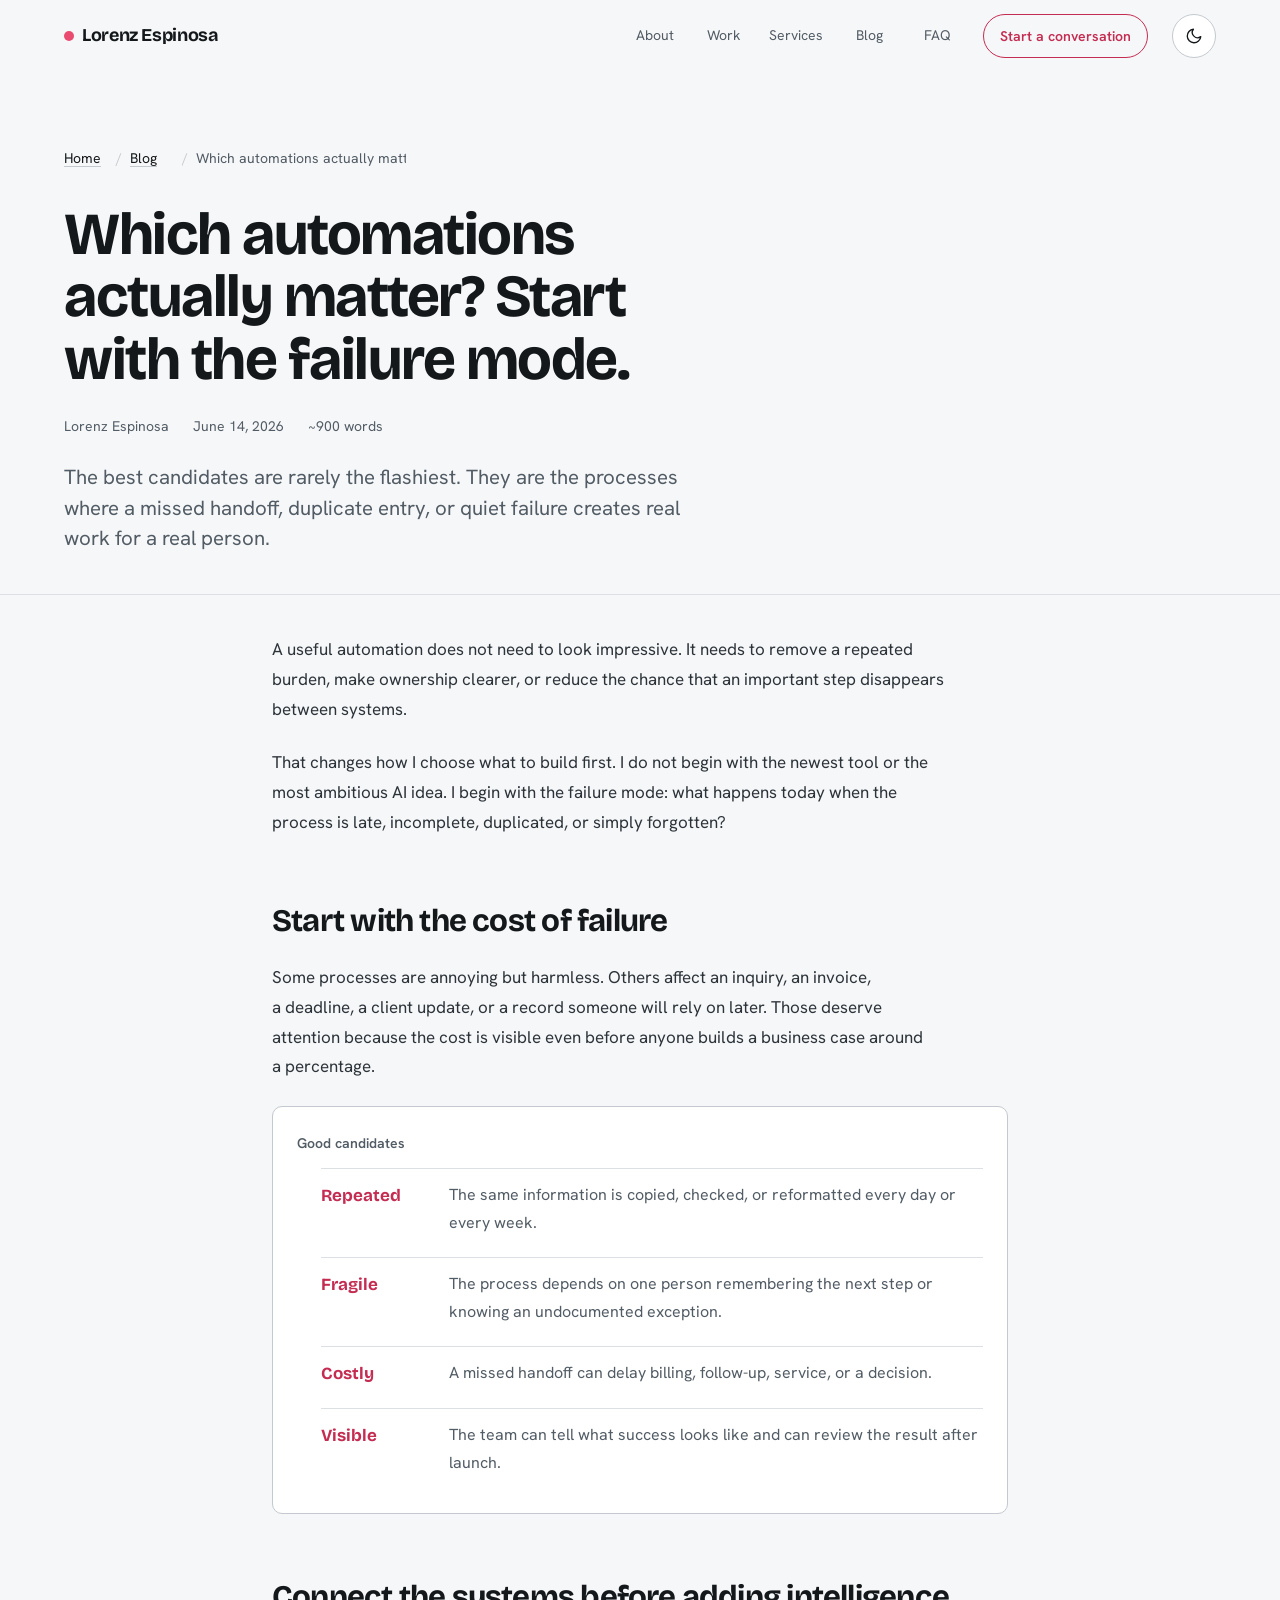
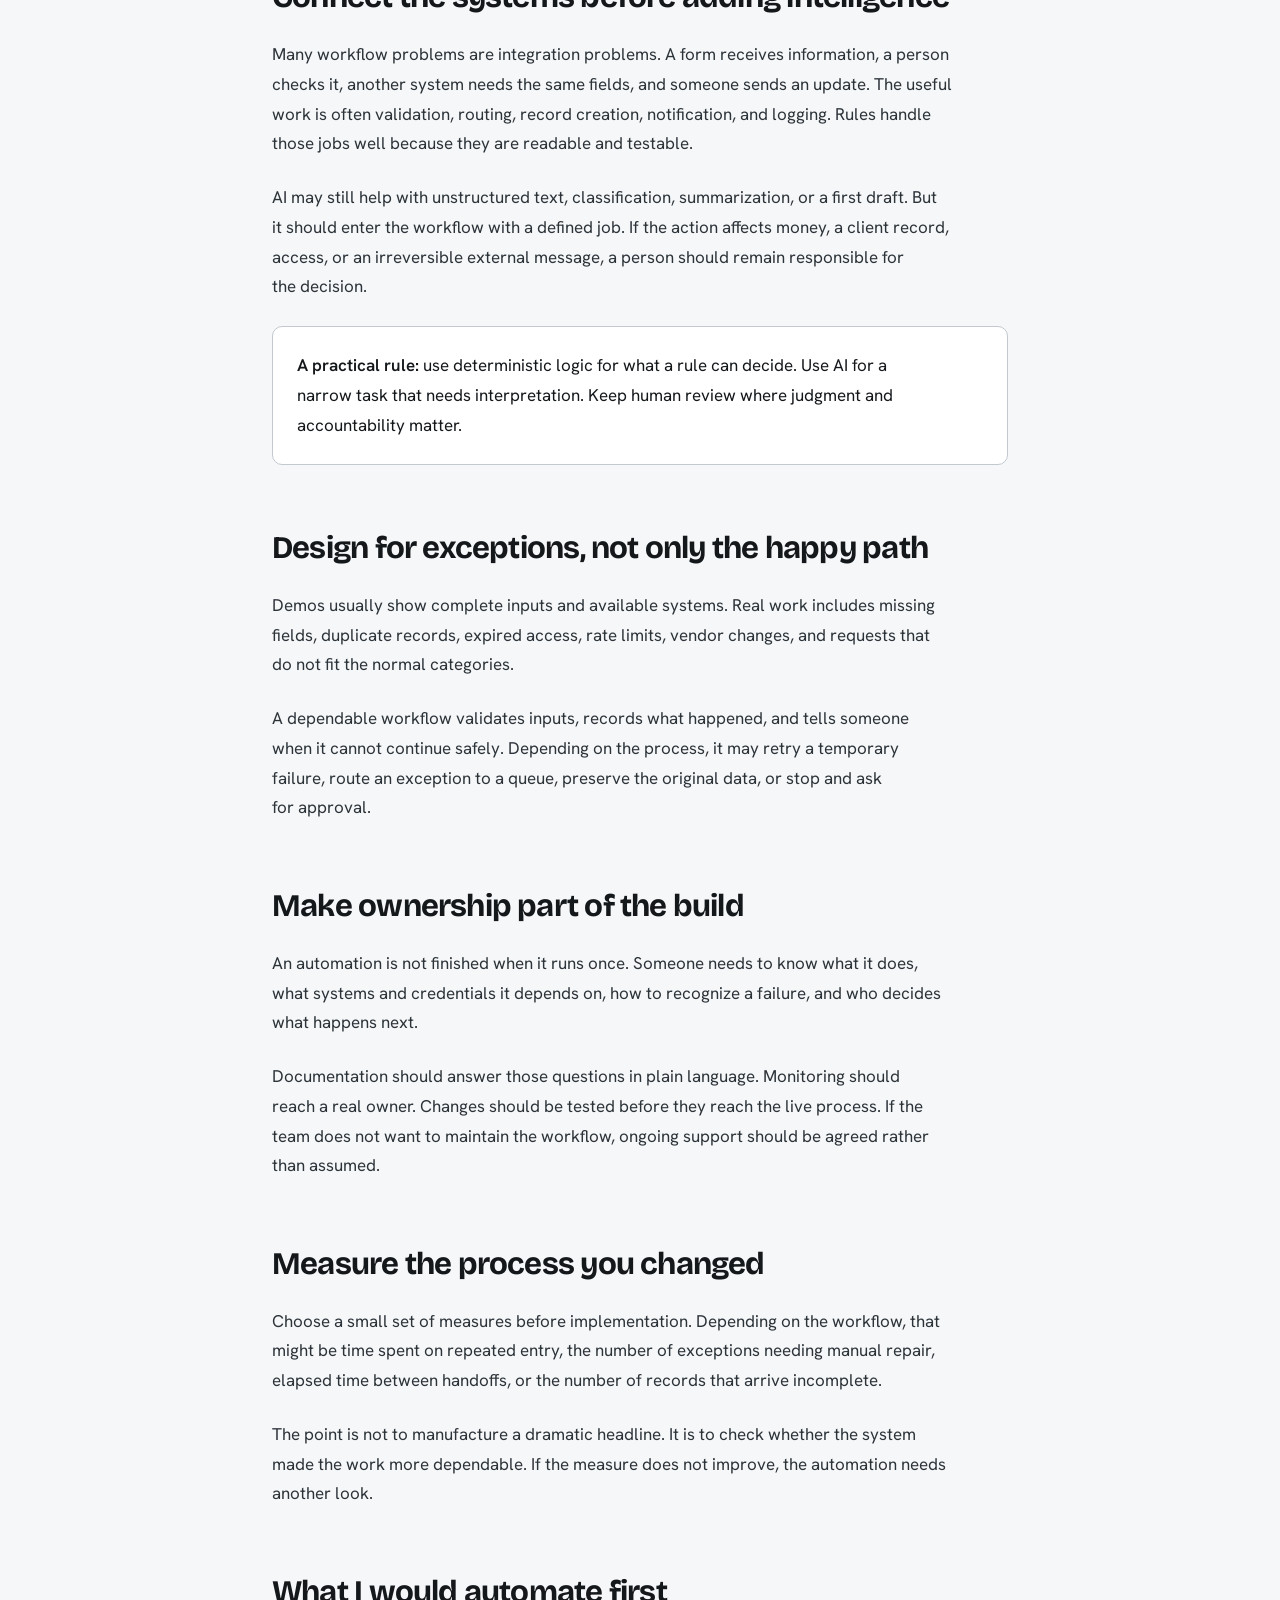
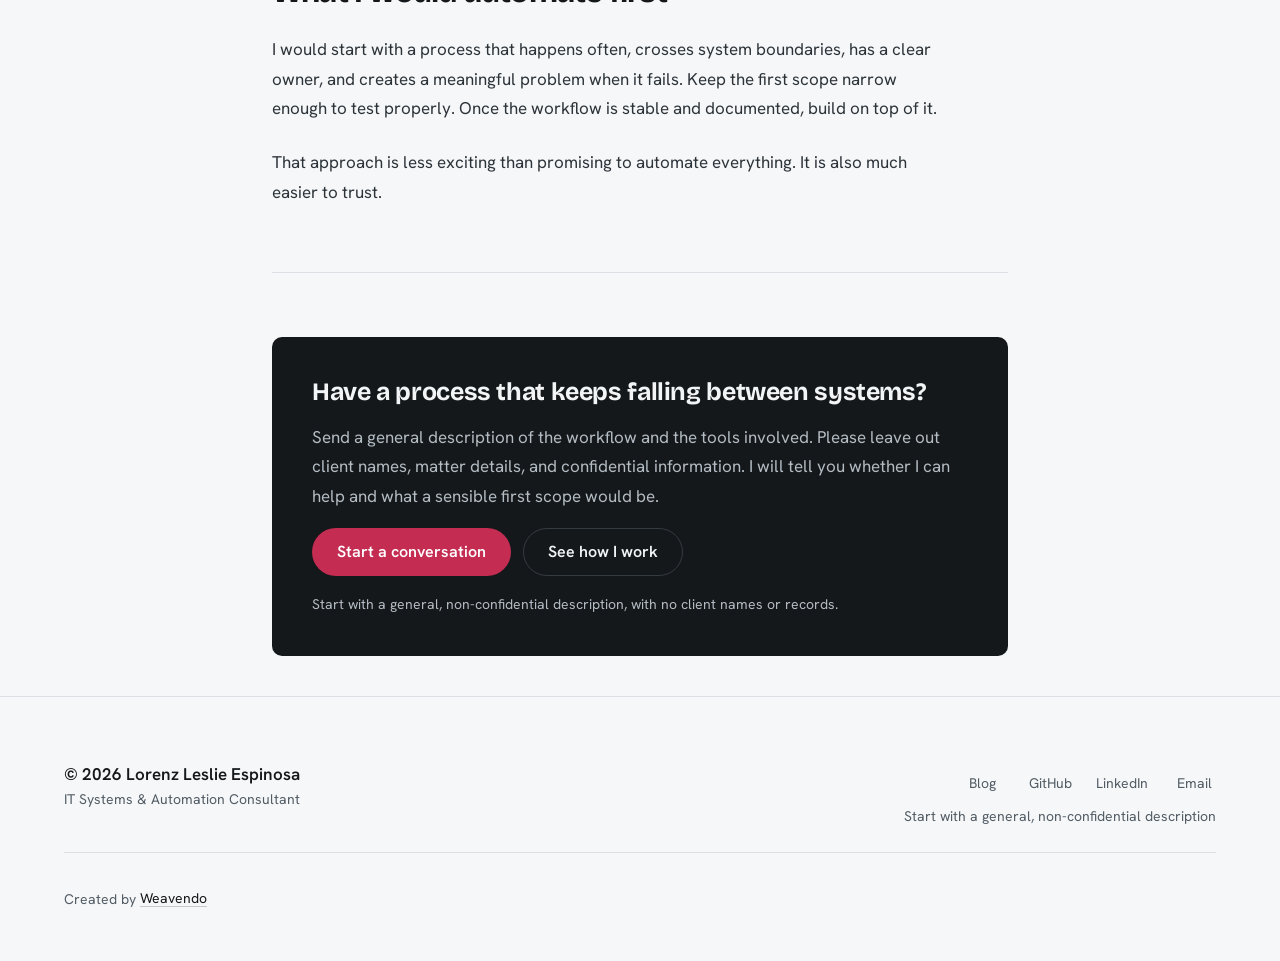
<file: blog/which-automations-mattered.html>
<!DOCTYPE html>
<html lang="en">
<head>
<meta charset="UTF-8" />
<meta name="viewport" content="width=device-width, initial-scale=1.0" />
<meta name="robots" content="index, follow, max-image-preview:large, max-snippet:-1, max-video-preview:-1" />
<script>/* Pre-paint: theme and the js flag. */(function(){var d=document.documentElement;d.classList.add('js');try{var s=localStorage.getItem('theme');var m=window.matchMedia('(prefers-color-scheme:dark)').matches;if(s==='dark'||(!s&&m))d.setAttribute('data-theme','dark');}catch(e){}})();</script>
<title>Which automations matter? Start with the failure mode</title>
<meta name="description" content="The best automation candidates are often ordinary processes with costly failure modes, repeated handoffs, and clear ownership." />
<meta property="og:title" content="Which automations actually matter? Start with the failure mode" />
<meta property="og:description" content="Start with ordinary processes where a missed handoff, duplicate entry, or quiet failure creates real operational cost." />
<meta property="og:type" content="article" />
<meta property="og:url" content="https://lorenzespinosa.github.io/blog/which-automations-mattered.html" />
<meta property="og:image" content="https://lorenzespinosa.github.io/lorenz.jpg" />
<meta property="og:image:alt" content="Portrait of Lorenz Espinosa, IT systems and automation consultant" />
<meta property="og:image:width" content="576" />
<meta property="og:image:height" content="576" />
<meta name="twitter:card" content="summary" />
<meta name="twitter:title" content="Which automations actually matter? Start with the failure mode" />
<meta name="twitter:description" content="Start with ordinary processes where a missed handoff, duplicate entry, or quiet failure creates real operational cost." />
<meta name="twitter:image" content="https://lorenzespinosa.github.io/lorenz.jpg" />
<meta name="twitter:image:alt" content="Portrait of Lorenz Espinosa, IT systems and automation consultant" />
<meta name="theme-color" id="theme-color" content="#f6f7f8" />
<link rel="canonical" href="https://lorenzespinosa.github.io/blog/which-automations-mattered.html" />
<link rel="stylesheet" href="../styles/tokens.css" />
<link rel="stylesheet" href="../styles/typography.css" />
<link rel="stylesheet" href="../styles/main.css" />
<link rel="stylesheet" href="../styles/layout.css" />
<link rel="stylesheet" href="../styles/glass.css" />
<link rel="stylesheet" href="../styles/blog.css" />
<link rel="icon" href="data:image/svg+xml,%3Csvg xmlns='http://www.w3.org/2000/svg' viewBox='0 0 32 32'%3E%3Crect width='32' height='32' rx='7' fill='%230a0c0b'/%3E%3Ccircle cx='16' cy='16' r='6' fill='%23ea4b71'/%3E%3Ccircle cx='16' cy='16' r='10' fill='none' stroke='%23ea4b71' stroke-opacity='0.35' stroke-width='1.5'/%3E%3C/svg%3E" />
<link rel="preconnect" href="https://fonts.googleapis.com" />
<link rel="preconnect" href="https://fonts.gstatic.com" crossorigin />
<link href="https://fonts.googleapis.com/css2?family=Bricolage+Grotesque:opsz,wght@12..96,700&amp;family=Hanken+Grotesk:wght@400;600&amp;display=swap" rel="stylesheet" />
<script type="application/ld+json">
{
  "@context": "https://schema.org",
  "@type": "BlogPosting",
  "headline": "Which automations actually matter? Start with the failure mode.",
  "datePublished": "2026-06-14",
  "dateModified": "2026-06-14",
  "author": {
    "@type": "Person",
    "name": "Lorenz Leslie Espinosa",
    "url": "https://lorenzespinosa.github.io/"
  },
  "publisher": {
    "@type": "Person",
    "name": "Lorenz Leslie Espinosa",
    "url": "https://lorenzespinosa.github.io/"
  },
  "mainEntityOfPage": {
    "@type": "WebPage",
    "@id": "https://lorenzespinosa.github.io/blog/which-automations-mattered.html"
  },
  "description": "The best automation candidates are often ordinary processes with costly failure modes, repeated handoffs, and clear ownership.",
  "keywords": ["automation", "n8n", "deterministic automation", "AI automation", "billing sync", "lead conversion", "workflow automation"],
  "url": "https://lorenzespinosa.github.io/blog/which-automations-mattered.html"
}
</script>
<script type="application/ld+json">
{
 "@context": "https://schema.org",
 "@type": "BreadcrumbList",
 "itemListElement": [
  {
   "@type": "ListItem",
   "position": 1,
   "name": "Home",
   "item": "https://lorenzespinosa.github.io/"
  },
  {
   "@type": "ListItem",
   "position": 2,
   "name": "Blog",
   "item": "https://lorenzespinosa.github.io/blog/"
  },
  {
   "@type": "ListItem",
   "position": 3,
   "name": "Which automations actually matter? Start with the failure mode",
   "item": "https://lorenzespinosa.github.io/blog/which-automations-mattered.html"
  }
 ]
}
</script>
</head>
<body>

<a href="#main" class="skip">Skip to content</a>
<div id="progress" aria-hidden="true"></div>

<nav id="nav" class="site-nav" aria-label="Main">
  <div class="nav-in">
    <a href="../" class="brand"><span class="dot" aria-hidden="true"></span>Lorenz Espinosa</a>
    <div class="nav-links">
      <a href="../#about">About</a>
      <a href="../#work">Work</a>
      <a href="../#services">Services</a>
      <a href="../#blog">Blog</a>
      <a href="../#faq">FAQ</a>
      <a class="btn btn-primary btn-sm nav-cta" href="mailto:renzespinosa13@gmail.com?subject=Systems%20and%20automation%20inquiry&body=Hi%20Lorenz%2C%0A%0AThe%20process%20I%27d%20like%20to%20improve%3A%0ASystems%2Ftools%20involved%3A%0ATimeline%3A%0A%0APlease%20keep%20this%20initial%20message%20general%20and%20leave%20out%20client%20names%2C%20matter%20details%2C%20or%20confidential%20information.%0A"><span class="nav-cta-full">Start a conversation</span><span class="nav-cta-short">Contact</span></a>
      <details class="mobile-nav">
        <summary aria-label="Sections menu">Menu</summary>
        <div class="mobile-nav-panel" role="group" aria-label="Site sections">
          <a href="/#about">About</a>
          <a href="/#work">Work</a>
          <a href="/#opensource">Open source</a>
          <a href="/#services">Services</a>
          <a href="/#roi">Cost estimate</a>
          <a href="/blog/">Blog</a>
          <a href="/#faq">FAQ</a>
          <a href="mailto:renzespinosa13@gmail.com?subject=Systems%20and%20automation%20inquiry&body=Hi%20Lorenz%2C%0A%0AThe%20process%20I%27d%20like%20to%20improve%3A%0ASystems%2Ftools%20involved%3A%0ATimeline%3A%0A%0APlease%20keep%20this%20initial%20message%20general%20and%20leave%20out%20client%20names%2C%20matter%20details%2C%20or%20confidential%20information.%0A">Contact</a>
        </div>
      </details>
      <button id="theme-toggle" class="theme-toggle" type="button" aria-label="Switch to dark theme" title="Toggle light/dark theme">
        <svg class="ic-moon" viewBox="0 0 24 24" aria-hidden="true"><path d="M21 12.8A9 9 0 1 1 11.2 3a7 7 0 0 0 9.8 9.8z"/></svg>
        <svg class="ic-sun" viewBox="0 0 24 24" aria-hidden="true"><circle cx="12" cy="12" r="4"/><path d="M12 2v2M12 20v2M4.9 4.9l1.4 1.4M17.7 17.7l1.4 1.4M2 12h2M20 12h2M4.9 19.1l1.4-1.4M17.7 6.3l1.4-1.4"/></svg>
      </button>
    </div>
  </div>
</nav>

<header class="post-hero" id="top">
  <div class="wrap">
    <nav class="crumbs" aria-label="Breadcrumb"><ol><li><a href="../">Home</a></li><li><a href="/blog/">Blog</a></li><li aria-current="page">Which automations actually matter? Start with the failure mode.</li></ol></nav>
    <h1 class="post-title">Which automations actually matter? Start with the failure mode.</h1>
    <div class="post-meta">
      <span>Lorenz Espinosa</span>
      <span>June 14, 2026</span>
      <span>~900 words</span>
    </div>
    <p class="post-lede">The best candidates are rarely the flashiest. They are the processes where a missed handoff, duplicate entry, or quiet failure creates real work for a real person.</p>
  </div>
</header>

<main class="post-main" id="main">
  <div class="wrap">
    <article class="article-content prose">

      <p>A useful automation does not need to look impressive. It needs to remove a repeated burden, make ownership clearer, or reduce the chance that an important step disappears between systems.</p>

      <p>That changes how I choose what to build first. I do not begin with the newest tool or the most ambitious AI idea. I begin with the failure mode: what happens today when the process is late, incomplete, duplicated, or simply forgotten?</p>

      <h2>Start with the cost of failure</h2>

      <p>Some processes are annoying but harmless. Others affect an inquiry, an invoice, a deadline, a client update, or a record someone will rely on later. Those deserve attention because the cost is visible even before anyone builds a business case around a percentage.</p>

      <div class="receipts-block" role="group" aria-label="Signals that a process may be worth automating">
        <span class="rb-label">Good candidates</span>
        <ul>
          <li><span class="metric">Repeated</span><span class="context">The same information is copied, checked, or reformatted every day or every week.</span></li>
          <li><span class="metric">Fragile</span><span class="context">The process depends on one person remembering the next step or knowing an undocumented exception.</span></li>
          <li><span class="metric">Costly</span><span class="context">A missed handoff can delay billing, follow-up, service, or a decision.</span></li>
          <li><span class="metric">Visible</span><span class="context">The team can tell what success looks like and can review the result after launch.</span></li>
        </ul>
      </div>

      <h2>Connect the systems before adding intelligence</h2>

      <p>Many workflow problems are integration problems. A form receives information, a person checks it, another system needs the same fields, and someone sends an update. The useful work is often validation, routing, record creation, notification, and logging. Rules handle those jobs well because they are readable and testable.</p>

      <p>AI may still help with unstructured text, classification, summarization, or a first draft. But it should enter the workflow with a defined job. If the action affects money, a client record, access, or an irreversible external message, a person should remain responsible for the decision.</p>

      <div class="callout">
        <p><b>A practical rule:</b> use deterministic logic for what a rule can decide. Use AI for a narrow task that needs interpretation. Keep human review where judgment and accountability matter.</p>
      </div>

      <h2>Design for exceptions, not only the happy path</h2>

      <p>Demos usually show complete inputs and available systems. Real work includes missing fields, duplicate records, expired access, rate limits, vendor changes, and requests that do not fit the normal categories.</p>

      <p>A dependable workflow validates inputs, records what happened, and tells someone when it cannot continue safely. Depending on the process, it may retry a temporary failure, route an exception to a queue, preserve the original data, or stop and ask for approval.</p>

      <h2>Make ownership part of the build</h2>

      <p>An automation is not finished when it runs once. Someone needs to know what it does, what systems and credentials it depends on, how to recognize a failure, and who decides what happens next.</p>

      <p>Documentation should answer those questions in plain language. Monitoring should reach a real owner. Changes should be tested before they reach the live process. If the team does not want to maintain the workflow, ongoing support should be agreed rather than assumed.</p>

      <h2>Measure the process you changed</h2>

      <p>Choose a small set of measures before implementation. Depending on the workflow, that might be time spent on repeated entry, the number of exceptions needing manual repair, elapsed time between handoffs, or the number of records that arrive incomplete.</p>

      <p>The point is not to manufacture a dramatic headline. It is to check whether the system made the work more dependable. If the measure does not improve, the automation needs another look.</p>

      <h2>What I would automate first</h2>

      <p>I would start with a process that happens often, crosses system boundaries, has a clear owner, and creates a meaningful problem when it fails. Keep the first scope narrow enough to test properly. Once the workflow is stable and documented, build on top of it.</p>

      <p>That approach is less exciting than promising to automate everything. It is also much easier to trust.</p>

      <hr class="section-break" />

      <div class="post-cta">
        <h3>Have a process that keeps falling between systems?</h3>
        <p>Send a general description of the workflow and the tools involved. Please leave out client names, matter details, and confidential information. I will tell you whether I can help and what a sensible first scope would be.</p>
        <div class="cta-row">
          <a class="btn btn-primary" href="mailto:renzespinosa13@gmail.com?subject=Systems%20and%20automation%20inquiry&body=Hi%20Lorenz%2C%0A%0AThe%20process%20I%27d%20like%20to%20improve%3A%0ASystems%2Ftools%20involved%3A%0ATimeline%3A%0A%0APlease%20keep%20this%20initial%20message%20general%20and%20leave%20out%20client%20names%2C%20matter%20details%2C%20or%20confidential%20information.%0A">Start a conversation</a>
          <a class="btn btn-ghost" href="../">See how I work</a>
        </div>
        <p class="cta-micro">Start with a general, non-confidential description, with no client names or records.</p>
      </div>

    </article>
  </div>
</main>

<footer class="site-footer">
  <div class="wrap foot-in">
    <p class="foot-who">&#169; 2026 Lorenz Leslie Espinosa<span>IT Systems &amp; Automation Consultant</span></p>
    <div class="foot-contact">
      <ul class="foot-links">
        <li><a href="/blog/">Blog</a></li>
        <li><a href="https://github.com/lorenzespinosa" target="_blank" rel="noopener">GitHub</a></li>
        <li><a href="https://www.linkedin.com/in/lorenz-leslie-espinosa/" target="_blank" rel="noopener">LinkedIn</a></li>
        <li><a href="mailto:renzespinosa13@gmail.com?subject=Systems%20and%20automation%20inquiry&body=Hi%20Lorenz%2C%0A%0AThe%20process%20I%27d%20like%20to%20improve%3A%0ASystems%2Ftools%20involved%3A%0ATimeline%3A%0A%0APlease%20keep%20this%20initial%20message%20general%20and%20leave%20out%20client%20names%2C%20matter%20details%2C%20or%20confidential%20information.%0A">Email</a></li>
      </ul>
      <p class="cta-micro">Start with a general, non-confidential description</p>
    </div>
    <p class="credit">Created by <a href="https://weavendo.com/">Weavendo</a></p>
  </div>
</footer>

<script>
// Progress bar
(function(){
  var bar=document.getElementById('progress');
  if(!bar)return;
  function update(){
    var s=document.documentElement.scrollTop||document.body.scrollTop;
    var h=document.documentElement.scrollHeight-document.documentElement.clientHeight;
    bar.style.width=(h>0?(s/h*100):0)+'%';
  }
  window.addEventListener('scroll',update,{passive:true});
})();

// Nav scroll state
(function(){
  var nav=document.getElementById('nav');
  if(!nav)return;
  function check(){nav.classList.toggle('scrolled',window.scrollY>20);}
  window.addEventListener('scroll',check,{passive:true});
  check();
})();

// Theme toggle
(function(){
  var btn=document.getElementById('theme-toggle');
  var tc=document.getElementById('theme-color');
  if(!btn)return;
  function setTheme(dark){
    if(dark){
      document.documentElement.setAttribute('data-theme','dark');
      localStorage.setItem('theme','dark');
      if(tc)tc.content='#0a0c0b';
      btn.setAttribute('aria-label','Switch to light theme');
    } else {
      document.documentElement.removeAttribute('data-theme');
      localStorage.setItem('theme','light');
      if(tc)tc.content='#f6f7f8';
      btn.setAttribute('aria-label','Switch to dark theme');
    }
  }
  var current=document.documentElement.getAttribute('data-theme')==='dark';
  setTheme(current);
  btn.addEventListener('click',function(){
    document.documentElement.classList.add('theme-transition');
    setTheme(document.documentElement.getAttribute('data-theme')!=='dark');
    setTimeout(function(){document.documentElement.classList.remove('theme-transition');},400);
  });
})();
</script>
</body>
</html>
</file>
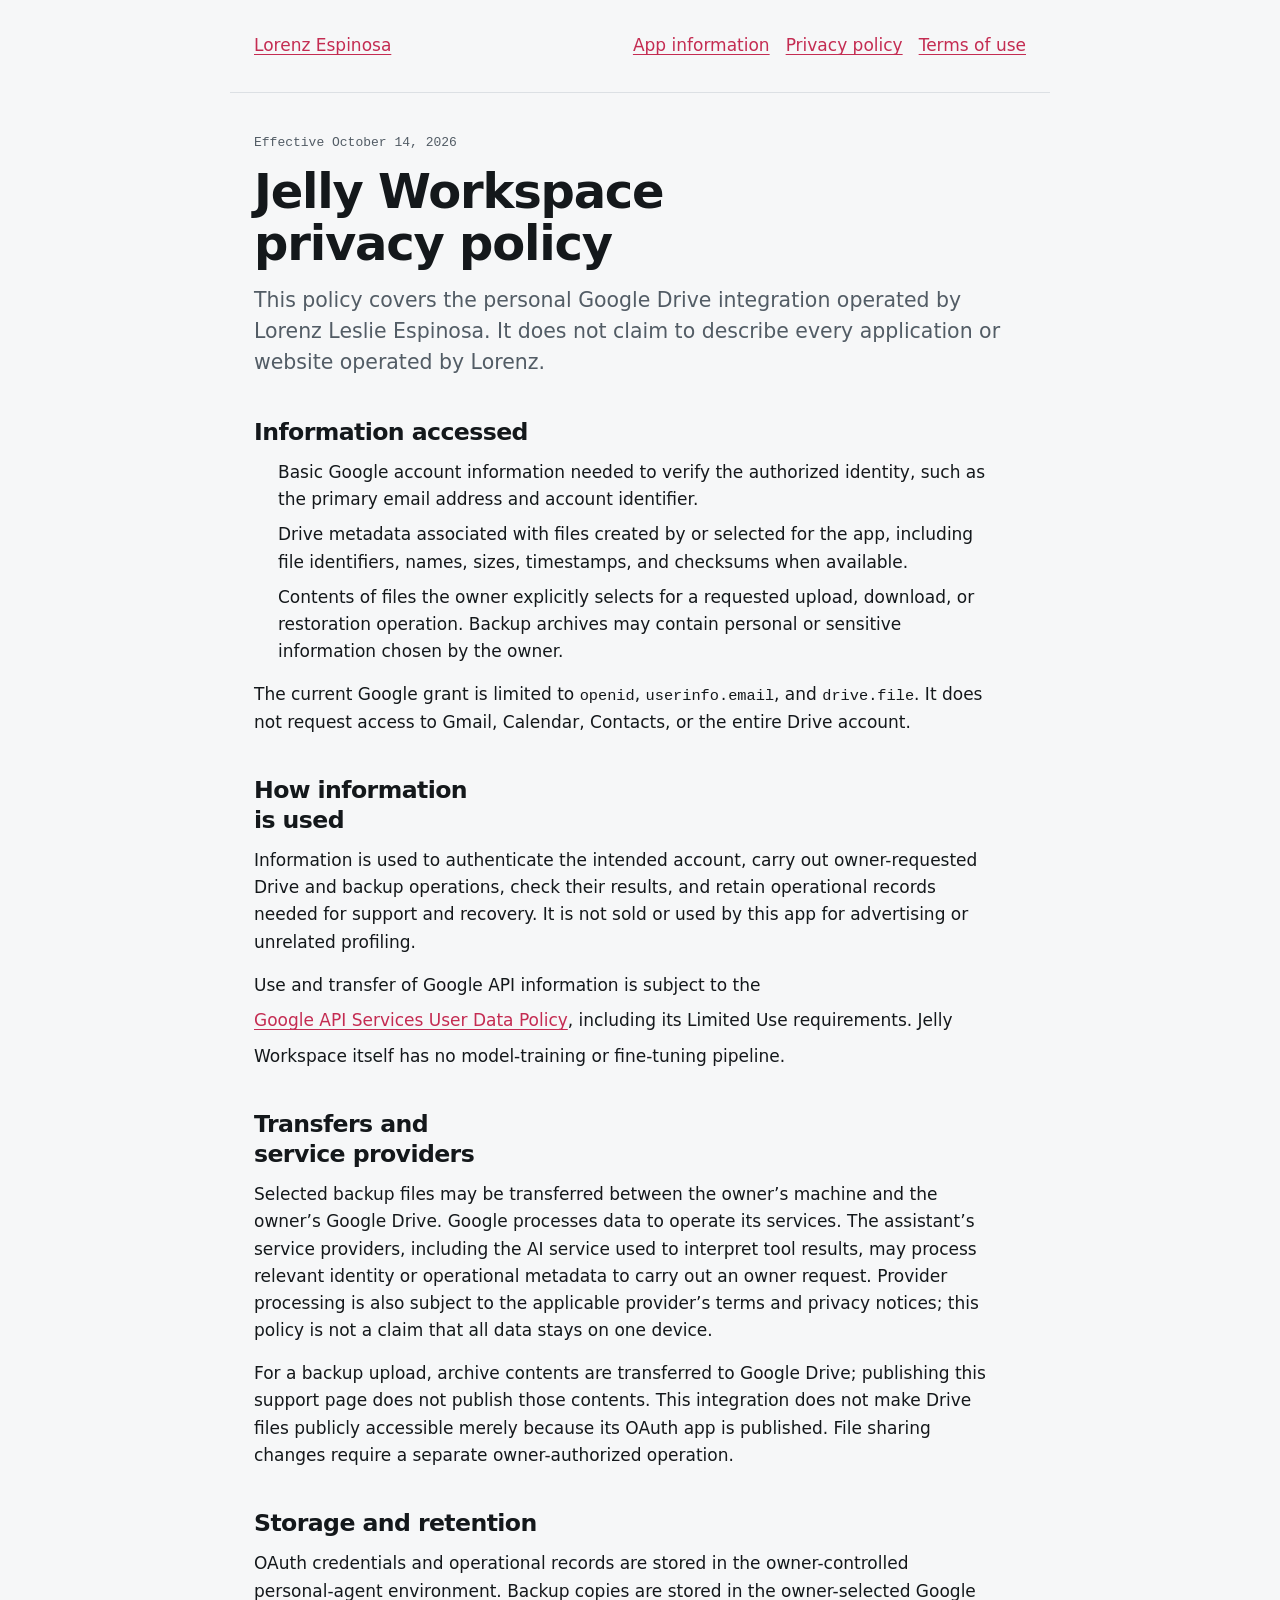
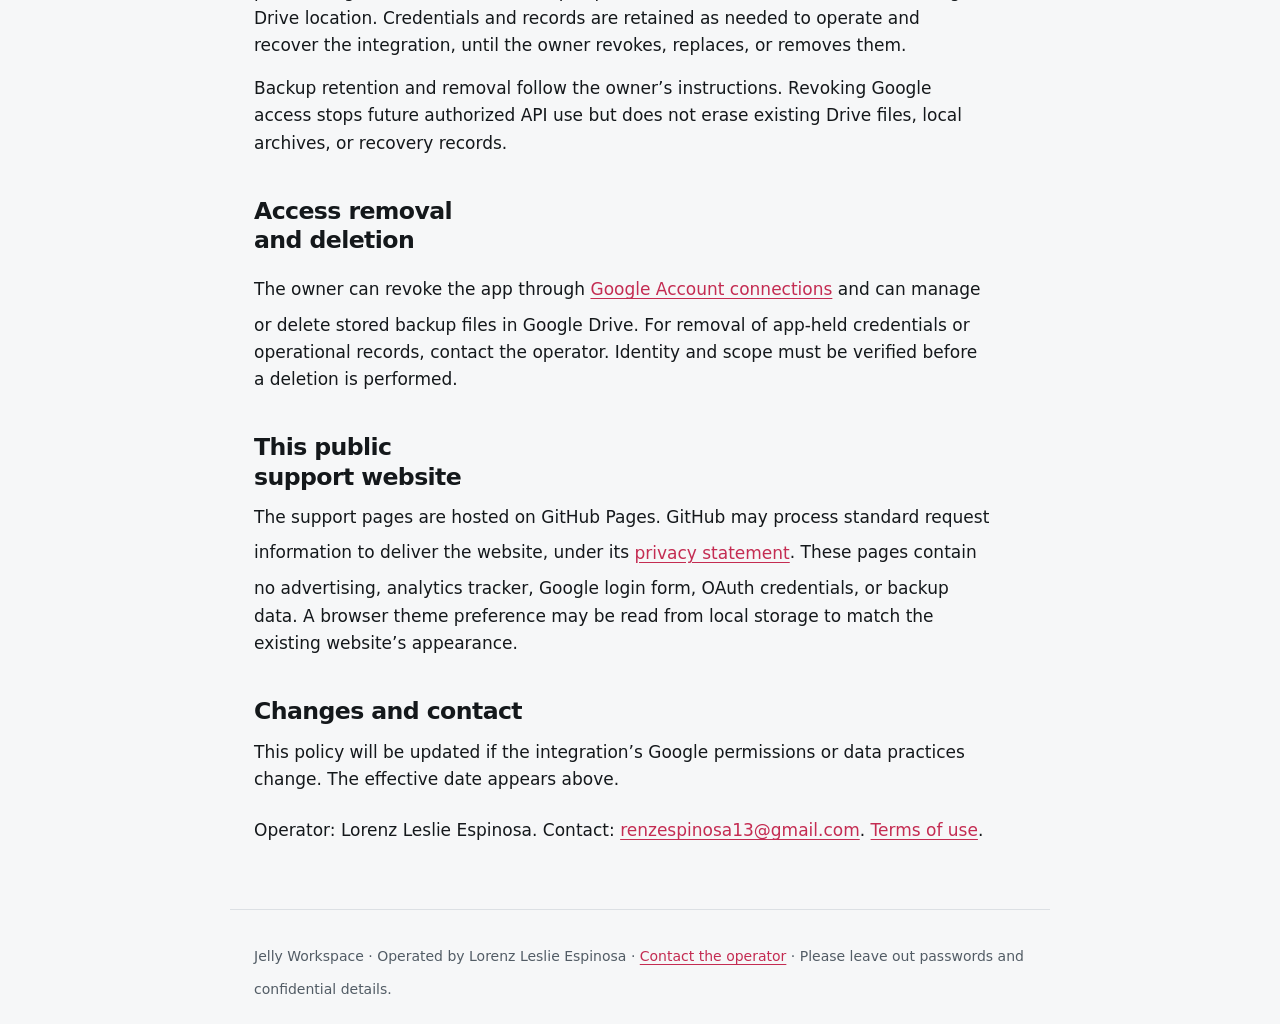
<file: jelly-workspace/privacy.html>
<!DOCTYPE html>
<html lang="en">
<head>
<meta charset="utf-8">
<meta name="viewport" content="width=device-width, initial-scale=1">
<title>Jelly Workspace: Privacy policy</title>
<meta name="description" content="How Jelly Workspace accesses, uses, stores, and shares Google account and per-file Drive information.">
<link rel="canonical" href="https://lorenzespinosa.github.io/jelly-workspace/privacy.html">
<meta property="og:title" content="Jelly Workspace: Privacy policy">
<meta property="og:description" content="How Jelly Workspace accesses, uses, stores, and shares Google account and per-file Drive information.">
<meta property="og:type" content="website">
<meta property="og:url" content="https://lorenzespinosa.github.io/jelly-workspace/privacy.html">
<meta property="og:image" content="https://lorenzespinosa.github.io/lorenz.jpg">
<meta property="og:image:alt" content="Portrait of Lorenz Espinosa, IT systems and automation consultant">
<meta name="twitter:card" content="summary">
<meta name="twitter:title" content="Jelly Workspace: Privacy policy">
<meta name="twitter:description" content="How Jelly Workspace accesses, uses, stores, and shares Google account and per-file Drive information.">
<meta name="twitter:image" content="https://lorenzespinosa.github.io/lorenz.jpg">
<meta name="twitter:image:alt" content="Portrait of Lorenz Espinosa, IT systems and automation consultant">
<link rel="icon" href="data:image/svg+xml,%3Csvg xmlns='http://www.w3.org/2000/svg' viewBox='0 0 32 32'%3E%3Crect width='32' height='32' rx='7' fill='%230a0c0b'/%3E%3Ccircle cx='16' cy='16' r='6' fill='%23ea4b71'/%3E%3Ccircle cx='16' cy='16' r='10' fill='none' stroke='%23ea4b71' stroke-opacity='0.35' stroke-width='1.5'/%3E%3C/svg%3E">
<script>(function(){try{var t=localStorage.getItem('theme');if(t==='dark'||(!t&&matchMedia('(prefers-color-scheme:dark)').matches))document.documentElement.setAttribute('data-theme','dark');}catch(e){}})();</script>
<link rel="stylesheet" href="../styles/tokens.css">
<link rel="stylesheet" href="../styles/typography.css">
<link rel="stylesheet" href="../styles/main.css">
<style>
.app-doc header,.app-doc main,.app-doc footer{max-width:820px;margin:auto;padding:var(--space-lg);position:relative;z-index:1}
.app-doc header{display:flex;justify-content:space-between;align-items:center;gap:var(--space-md);flex-wrap:wrap;border-bottom:1px solid var(--color-rule)}
.app-doc nav{position:static;display:flex;gap:var(--space-md);flex-wrap:wrap;backdrop-filter:none;background:transparent;border:0}
.app-doc main{padding-top:var(--space-xl);padding-bottom:var(--space-xl)}
.app-doc h1{max-width:none;font-size:clamp(2rem,5vw,3rem);line-height:1.08;margin-bottom:var(--space-md)}
.app-doc h2{font-family:var(--font-display);font-size:var(--text-title);margin:var(--space-xl) 0 var(--space-sm);line-height:1.25}
.app-doc p,.app-doc ul{margin-bottom:var(--space-md);max-width:68ch}
.app-doc ul{padding-left:var(--space-lg)}.app-doc li{margin-bottom:var(--space-xs)}
.app-doc a{display:inline-flex;align-items:center;min-width:44px;min-height:44px;color:var(--color-accent);text-decoration:underline;text-underline-offset:.2em}
.app-doc .skip{color:var(--color-paper)}
[data-theme="dark"] .app-doc a{color:var(--color-mark)}
[data-theme="dark"] .app-doc .skip{color:var(--color-paper)}
.app-doc .eyebrow{font-family:var(--font-code);font-size:var(--text-xs);color:var(--color-muted);margin-bottom:var(--space-sm)}
.app-doc .intro{font-size:var(--text-lead);line-height:1.5;color:var(--color-muted);max-width:60ch}
.app-doc code{font-family:var(--font-code);font-size:.9em;overflow-wrap:anywhere}
.app-doc footer{border-top:1px solid var(--color-rule);color:var(--color-muted);font-size:var(--text-sm)}
.app-doc footer a{padding-block:0}
.app-doc{overflow-wrap:anywhere}.app-doc section{scroll-margin-top:1rem}
@media(prefers-reduced-motion:reduce){html{scroll-behavior:auto}}
</style>
</head>
<body class="app-doc">
<a class="skip" href="#main">Skip to content</a>
<header>
<a href="../">Lorenz Espinosa</a>
<nav aria-label="Jelly Workspace"><a href="./">App information</a><a href="privacy.html">Privacy policy</a><a href="./#terms">Terms of use</a></nav>
</header>
<main id="main">
<p class="eyebrow">Effective October 14, 2026</p>
<h1>Jelly Workspace privacy policy</h1>
<p class="intro">This policy covers the personal Google Drive integration operated by Lorenz Leslie Espinosa. It does not claim to describe every application or website operated by Lorenz.</p>
<section aria-labelledby="data"><h2 id="data">Information accessed</h2>
<ul><li>Basic Google account information needed to verify the authorized identity, such as the primary email address and account identifier.</li><li>Drive metadata associated with files created by or selected for the app, including file identifiers, names, sizes, timestamps, and checksums when available.</li><li>Contents of files the owner explicitly selects for a requested upload, download, or restoration operation. Backup archives may contain personal or sensitive information chosen by the owner.</li></ul>
<p>The current Google grant is limited to <code>openid</code>, <code>userinfo.email</code>, and <code>drive.file</code>. It does not request access to Gmail, Calendar, Contacts, or the entire Drive account.</p></section>
<section aria-labelledby="use"><h2 id="use">How information is used</h2>
<p>Information is used to authenticate the intended account, carry out owner-requested Drive and backup operations, check their results, and retain operational records needed for support and recovery. It is not sold or used by this app for advertising or unrelated profiling.</p>
<p>Use and transfer of Google API information is subject to the <a href="https://developers.google.com/terms/api-services-user-data-policy">Google API Services User Data Policy</a>, including its Limited Use requirements. Jelly Workspace itself has no model-training or fine-tuning pipeline.</p></section>
<section aria-labelledby="sharing"><h2 id="sharing">Transfers and service providers</h2>
<p>Selected backup files may be transferred between the owner’s machine and the owner’s Google Drive. Google processes data to operate its services. The assistant’s service providers, including the AI service used to interpret tool results, may process relevant identity or operational metadata to carry out an owner request. Provider processing is also subject to the applicable provider’s terms and privacy notices; this policy is not a claim that all data stays on one device.</p>
<p>For a backup upload, archive contents are transferred to Google Drive; publishing this support page does not publish those contents. This integration does not make Drive files publicly accessible merely because its OAuth app is published. File sharing changes require a separate owner-authorized operation.</p></section>
<section aria-labelledby="storage"><h2 id="storage">Storage and retention</h2>
<p>OAuth credentials and operational records are stored in the owner-controlled personal-agent environment. Backup copies are stored in the owner-selected Google Drive location. Credentials and records are retained as needed to operate and recover the integration, until the owner revokes, replaces, or removes them.</p>
<p>Backup retention and removal follow the owner’s instructions. Revoking Google access stops future authorized API use but does not erase existing Drive files, local archives, or recovery records.</p></section>
<section aria-labelledby="choices"><h2 id="choices">Access removal and deletion</h2>
<p>The owner can revoke the app through <a href="https://myaccount.google.com/connections">Google Account connections</a> and can manage or delete stored backup files in Google Drive. For removal of app-held credentials or operational records, contact the operator. Identity and scope must be verified before a deletion is performed.</p></section>
<section aria-labelledby="website"><h2 id="website">This public support website</h2>
<p>The support pages are hosted on GitHub Pages. GitHub may process standard request information to deliver the website, under its <a href="https://docs.github.com/en/site-policy/privacy-policies/github-general-privacy-statement">privacy statement</a>. These pages contain no advertising, analytics tracker, Google login form, OAuth credentials, or backup data. A browser theme preference may be read from local storage to match the existing website’s appearance.</p></section>
<section aria-labelledby="changes"><h2 id="changes">Changes and contact</h2>
<p>This policy will be updated if the integration’s Google permissions or data practices change. The effective date appears above.</p>
<p>Operator: Lorenz Leslie Espinosa. Contact: <a href="mailto:renzespinosa13@gmail.com?subject=Jelly%20Workspace%20privacy%20question&body=Hi%20Lorenz%2C%0A%0AMy%20question%3A%0A%0APlease%20leave%20out%20passwords%20and%20confidential%20details.">renzespinosa13@gmail.com</a>. <a href="./#terms">Terms of use</a>.</p></section>
</main>
<footer>Jelly Workspace · Operated by Lorenz Leslie Espinosa · <a href="mailto:renzespinosa13@gmail.com?subject=Jelly%20Workspace%20privacy%20question&body=Hi%20Lorenz%2C%0A%0AMy%20question%3A%0A%0APlease%20leave%20out%20passwords%20and%20confidential%20details.">Contact the operator</a> · <span class="small">Please leave out passwords and confidential details.</span></footer>
</body>
</html>
</file>
<file: styles/tokens.css>
/* Design tokens. Light is :root, dark is [data-theme="dark"]. Every colour and face on the site resolves here. */
:root{
  color-scheme:light;

  /* palette, light: the original cool grey paper, near-black ink and the coral identity */
  --color-paper:#f6f7f8;
  --color-paper-2:#eceef1;
  --color-surface:#ffffff;
  --color-ink:#14181b;
  --color-ink-2:#2c3339;
  --color-muted:#525c65;
  --color-faint:#69737c;
  --color-rule:#dce0e4;
  --color-rule-strong:#c3c9cf;
  --color-accent:#c42c52;
  --color-accent-hover:#a8203f;
  --color-accent-ink:#ffffff;
  --color-mark:#ea4b71;
  --color-accent-soft:#fbe8ed;
  --color-focus:#1f5fd6;
  --color-ok:#0a7a4e;
  --color-warn:#b45309;
  --color-loss:#ff6b6b; /* the calculator's running cost, on the ink band (6.4:1) */
  --color-error:#c81e1e;
  --color-band:#14181b;
  --color-band-ink:#f2f4f5;
  --color-band-muted:#b4bcc3;
  --color-band-rule:#343b41;
  --color-band-accent:#ff8fab;
  --color-nav:rgba(246,247,248,.94);
  /* the editor canvas stays light in both themes, as before */
  --color-canvas:#eceff4; --color-canvas-dot:#d3d3da; --color-canvas-node:#ffffff; --color-canvas-border:#dcdde4;
  --color-canvas-ink:#1c1c1f; --color-canvas-muted:#5f5f69; --color-wire:#b4b4c0;
  --color-node-trigger:#ea4b71; --color-node-validate:#2f6df0; --color-node-process:#7a52d6; --color-node-deliver:#0a7a4e;
  --color-node-audit:#b45309; --color-node-fallback:#c81e1e;

  /* faces: the brand's two families, with metric-matched fallbacks (typography.css) */
  --font-display:'Bricolage Grotesque','Bricolage Fallback',system-ui,sans-serif;
  --font-body:'Hanken Grotesk','Hanken Fallback',-apple-system,system-ui,sans-serif;
  --font-code:ui-monospace,SFMono-Regular,Menlo,monospace;
  --display-weight:700;

  /* type scale */
  --text-xs:.8125rem; --text-sm:.875rem; --text-md:1rem; --text-body:1.0625rem; --text-lg:1.25rem; --text-xl:1.5625rem;
  --text-title:clamp(1.25rem,.75vw + .875rem,1.5rem);
  --text-lead:clamp(1.125rem,.35vw + 1rem,1.3125rem);
  --text-section:clamp(2rem,2.5vw + 1rem,3.25rem);
  --text-display:clamp(2.5rem,4.2vw + 1rem,4.75rem);
  --tracking-display:-.025em;

  /* spacing */
  --space-3xs:2px; --space-2xs:4px; --space-xs:8px; --space-sm:12px; --space-md:16px; --space-lg:24px;
  --space-xl:40px; --space-2xl:64px; --space-3xl:96px; --space-4xl:144px;
  --container:1360px; --gutter:64px; --gap-columns:24px;
  --section-gap-s:40px; --section-gap:48px; --section-gap-l:64px;
  --nav-h:4.5rem;
  --shadow-pop:0 18px 40px -24px rgba(20,24,27,.45);

  /* shape and motion */
  --radius-sm:6px; --radius-card:10px; --radius-pill:999px; --rule-hair:1px;
  --ease-out:cubic-bezier(.16,1,.3,1); --dur-micro:120ms; --dur-short:220ms; --dur-long:420ms;
  --z-raised:10; --z-sticky-nav:300;
}

[data-theme="dark"]{
  color-scheme:dark;
  --color-paper:#0a0c0b;
  --color-paper-2:#111513;
  --color-surface:#151a18;
  --color-ink:#eaf0ea;
  --color-ink-2:#cdd5ce;
  --color-muted:#a3ada5;
  --color-faint:#8d978f;
  --color-rule:#242c28;
  --color-rule-strong:#3a4640;
  --color-accent:#c42c52;
  --color-accent-hover:#d63a61;
  --color-accent-ink:#ffffff;
  --color-mark:#ff6f93;
  --color-accent-soft:#2a1419;
  --color-focus:#8ab4ff;
  --color-ok:#34c08b;
  --color-warn:#fbbf24;
  --color-error:#ff7b7b;
  --color-band:#1a201d;
  --color-band-ink:#eaf0ea;
  --color-band-muted:#a3ada5;
  --color-band-rule:#2f3934;
  --color-band-accent:#ff8fab;
  --color-nav:rgba(10,12,11,.94);
  --color-canvas:#f2f3f6; --color-canvas-border:#e3e3e8;
}

@media (max-width:60rem){ :root{ --gutter:28px; --section-gap-s:72px; --section-gap:96px; --section-gap-l:120px; --nav-h:4rem; } }
@media (max-width:40rem){ :root{ --gutter:20px; --section-gap-s:56px; --section-gap:72px; --section-gap-l:88px; --gap-columns:16px; } }

/* Theme cross-fade only after first paint (theme.js adds the class), never under reduced motion. */
.theme-transition body,.theme-transition .site-nav,.theme-transition .tile,.theme-transition .panel{
  transition:background-color var(--dur-short) var(--ease-out),color var(--dur-short) var(--ease-out),border-color var(--dur-short) var(--ease-out);
}
@media (prefers-reduced-motion:reduce){ .theme-transition *{transition:none!important} }
</file>
<file: styles/typography.css>
/* metric-matched fallbacks: the font swap does not move the layout */
@font-face{
  font-family:'Bricolage Fallback';
  src:local('Arial Bold'),local('Arial');
  font-weight:700;
  size-adjust:97%;
  ascent-override:100%;
  descent-override:25%;
  line-gap-override:0%;
}
@font-face{
  font-family:'Hanken Fallback';
  src:local('Arial');
  font-weight:400;
  size-adjust:100%;
  ascent-override:100%;
  descent-override:30%;
  line-gap-override:0%;
}

@font-face{
  font-family:'Hanken Fallback';
  src:local('Arial Bold'),local('Arial');
  font-weight:600;
  size-adjust:94.4%;
  ascent-override:100%;
  descent-override:30%;
  line-gap-override:0%;
}

h1,h2,h3,h4{
  margin:0;
  font-family:var(--font-display);
  font-weight:var(--display-weight);
  font-synthesis:none;
  letter-spacing:var(--tracking-display);
  line-height:1.06;
  color:var(--color-ink);
  overflow-wrap:break-word;
  min-width:0;
  text-wrap:balance;
}
h1{font-size:var(--text-display);line-height:1.02}
h2{font-size:var(--text-section);max-width:12.8em}
h3{font-size:var(--text-title);line-height:1.2;letter-spacing:-.015em}
p{margin:0;text-wrap:pretty}
b,strong{font-weight:600;color:var(--color-ink)}
code{font-family:var(--font-code);font-size:.9em}
.lede{font-size:var(--text-lead);line-height:1.5;color:var(--color-muted);max-width:52ch}
.sec-lede{font-size:var(--text-lead);line-height:1.5;color:var(--color-muted);max-width:60ch}
.small{font-size:var(--text-sm);color:var(--color-muted)}
</file>
<file: styles/main.css>
/* Base, chrome (nav, buttons, footer) and the shared section system. Tokens: tokens.css. */
*,*::before,*::after{box-sizing:border-box}
html,body{overflow-x:clip}
html{scrollbar-color:var(--color-muted) var(--color-paper);scroll-behavior:smooth;scroll-padding-top:calc(var(--nav-h) + var(--space-md));-webkit-text-size-adjust:100%}
body{
  margin:0;background:var(--color-paper);color:var(--color-ink);
  font-family:var(--font-body);font-size:var(--text-body);line-height:1.6;
  -webkit-font-smoothing:antialiased;
}
::selection{background:var(--color-accent-soft);color:var(--color-ink)}
img,picture,svg{display:block;max-width:100%}
img{height:auto}
button,input,select,textarea{font:inherit;color:inherit}
ul,ol{margin:0;padding:0;list-style:none}
figure,blockquote{margin:0}
a{color:inherit;text-decoration-thickness:1px;text-underline-offset:.18em}
:focus-visible{outline:2px solid var(--color-focus);outline-offset:3px;transition:none}
[hidden]{display:none!important}
.sr-only{position:absolute;width:1px;height:1px;overflow:hidden;clip-path:inset(50%);white-space:nowrap}

.skip{position:absolute;left:var(--space-md);top:var(--space-xs);z-index:400;display:inline-flex;align-items:center;min-width:44px;min-height:44px;padding:var(--space-xs) var(--space-md);
  background:var(--color-ink);color:var(--color-paper);border-radius:var(--radius-sm);transform:translateY(-200%)}
.skip:focus,.skip:focus-visible{transform:none}

#progress{position:fixed;left:0;top:0;z-index:310;width:0;height:2px;background:var(--color-mark);pointer-events:none}
#progress.progress-x{width:100%;transform:scaleX(0);transform-origin:0 50%}

/* ---------- nav ---------- */
.site-nav{position:sticky;top:0;z-index:var(--z-sticky-nav);min-height:var(--nav-h);background:var(--color-nav);border-bottom:1px solid transparent;container-type:inline-size}
.site-nav.scrolled{border-bottom-color:var(--color-rule)}
.nav-in{max-width:var(--container);min-height:calc(var(--nav-h) - 1px);margin:0 auto;padding:0 var(--gutter);display:flex;flex-wrap:wrap;align-items:center;justify-content:space-between;gap:var(--space-lg)}
.brand{display:inline-flex;align-items:center;gap:var(--space-xs);font-family:var(--font-display);font-weight:var(--display-weight);font-size:1.125rem;letter-spacing:-.02em;text-decoration:none;white-space:nowrap;min-height:44px}
.brand .dot{width:10px;height:10px;border-radius:50%;background:var(--color-mark)}
.nav-links{display:flex;flex-wrap:wrap;justify-content:flex-end;align-items:center;gap:var(--space-lg);margin-left:auto}
.nav-links>a:not(.nav-cta){position:relative;display:inline-flex;align-items:center;justify-content:center;min-width:44px;min-height:44px;font-size:var(--text-sm);color:var(--color-muted);text-decoration:none;white-space:nowrap;padding:var(--space-xs) 0}
.nav-links>a:not(.nav-cta):hover,.nav-links>a[aria-current="page"]{color:var(--color-ink)}
.nav-links>a.active{color:var(--color-ink)}
.nav-links>a.active::after,.nav-links>a[aria-current="page"]::after{content:"";position:absolute;left:0;right:0;bottom:0;height:2px;background:var(--color-mark)}
.nav-cta-short{display:none}
.theme-toggle{display:inline-grid;place-items:center;width:44px;height:44px;border-radius:50%;border:1px solid var(--color-rule-strong);background:var(--color-surface);cursor:pointer}
.theme-toggle:hover{border-color:var(--color-ink)}
.theme-toggle:active{transform:scale(.96)}
.theme-toggle svg{width:18px;height:18px;fill:none;stroke:var(--color-ink);stroke-width:1.8;stroke-linecap:round;stroke-linejoin:round}
.theme-toggle .ic-sun{display:none}
[data-theme="dark"] .theme-toggle .ic-sun{display:block}
[data-theme="dark"] .theme-toggle .ic-moon{display:none}
.mobile-nav{display:none;position:relative}
.mobile-nav summary{list-style:none;cursor:pointer;min-height:44px;display:inline-flex;align-items:center;padding:0 var(--space-md);border:1px solid var(--color-rule-strong);border-radius:var(--radius-pill);font-size:var(--text-sm);font-weight:600;background:var(--color-surface)}
.mobile-nav summary::-webkit-details-marker{display:none}
.mobile-nav-panel{position:absolute;right:0;top:calc(100% + var(--space-xs));min-width:13rem;max-height:calc(100svh - var(--nav-h) - var(--space-xs));overflow-y:auto;overscroll-behavior-y:contain;scroll-padding-block:6px;display:grid;padding:var(--space-xs);background:var(--color-surface);color:var(--color-ink);border:1px solid var(--color-rule);border-radius:var(--radius-card);box-shadow:var(--shadow-pop)}
.mobile-nav-panel a{display:block;padding:var(--space-sm) var(--space-md);text-decoration:none;border-radius:var(--radius-sm);font-size:var(--text-md)}
.mobile-nav-panel a:hover{background:var(--color-paper-2)}

@media (max-width:73.75rem){
  body:has(.mobile-nav[open]) .wv-crew-layer{visibility:hidden}
  .nav-links{gap:var(--space-md)}
  .nav-links>a:not(.nav-cta){display:none}
  .mobile-nav{display:block}
}
@media (max-width:30rem){ .nav-links>.nav-cta{display:none} }
@container (width<=calc(26rem - 56px)){
  .nav-in{padding:0 var(--space-md);row-gap:0}
  .brand{font-size:1rem}
  .mobile-nav-panel{position:fixed;left:var(--gutter);right:var(--gutter);top:calc(var(--nav-h) + var(--space-xs));min-width:0;max-height:calc(100svh - var(--nav-h) - 2 * var(--space-xs))}
}
@supports not (container-type:inline-size){ @media (max-width:22.5rem){
  .nav-in{padding:0 var(--space-md);row-gap:0}
  .brand{font-size:1rem}
  .mobile-nav-panel{position:fixed;left:var(--gutter);right:var(--gutter);top:calc(var(--nav-h) + var(--space-xs));min-width:0;max-height:calc(100svh - var(--nav-h) - 2 * var(--space-xs))}
} }
@media (max-width:40rem){
  .nav-cta-full{display:none}
  .nav-cta-short{display:inline}
  .nav-links{gap:var(--space-xs)}
}

/* ---------- buttons ---------- */
.btn{
  display:inline-flex;align-items:center;justify-content:center;gap:var(--space-xs);
  min-height:48px;padding:0 var(--space-lg);border-radius:var(--radius-pill);border:1px solid transparent;
  font-family:var(--font-body);font-weight:600;font-size:var(--text-md);line-height:1;text-decoration:none;white-space:nowrap;cursor:pointer;
  transition:background-color var(--dur-micro) var(--ease-out),border-color var(--dur-micro) var(--ease-out),color var(--dur-micro) var(--ease-out),transform var(--dur-micro) var(--ease-out);
}
.btn:active{transform:translateY(1px)}
.btn:disabled,.btn[aria-disabled="true"]{opacity:.5;cursor:not-allowed}
.btn-primary{background:var(--color-accent);color:var(--color-accent-ink)}
.btn-primary:hover{background:var(--color-accent-hover)}
.nav-links>.btn-primary.nav-cta{background:transparent;color:var(--color-accent);border-color:var(--color-accent)}
[data-theme="dark"] .nav-links>.btn-primary.nav-cta{color:var(--color-mark);border-color:var(--color-mark)}
.nav-links>.btn-primary.nav-cta:hover{background:var(--color-accent);color:var(--color-accent-ink);border-color:var(--color-accent)}
.btn-ghost{background:transparent;color:var(--color-ink);border-color:var(--color-rule-strong)}
.btn-ghost:hover{border-color:var(--color-ink)}
.btn-sm{min-height:44px;padding:0 var(--space-md);font-size:var(--text-sm)}
.cta-row{display:flex;flex-wrap:wrap;align-items:center;gap:var(--space-sm)}
.cta-micro{font-size:var(--text-sm);color:var(--color-muted)}

/* ---------- sections ---------- */
.sec{padding:var(--section-gap) 0}
.sec--paper2{background:var(--color-paper-2)}
.sec-head{display:grid;grid-template-columns:minmax(0,7fr) minmax(0,5fr);column-gap:var(--gap-columns);align-items:end;max-width:none;margin-bottom:var(--space-xl)}
.faq-layout .sec-head{grid-template-columns:minmax(0,1fr)}
@media (max-width:1100px){ .sec-head{grid-template-columns:minmax(0,1fr);gap:var(--space-md)} }
.reveal{transition:opacity .7s var(--ease-out),transform .7s var(--ease-out)}
.js .reveal:not(.in){opacity:0;transform:translateY(20px)}
@media (prefers-reduced-motion:reduce){
  html{scroll-behavior:auto}
  .js .reveal:not(.in){opacity:1;transform:none}
  .reveal,.btn{transition:none}
}

/* ---------- footer ---------- */
.site-footer{border-top:1px solid var(--color-rule);padding:var(--space-2xl) 0 var(--space-xl)}
.foot-in{display:grid;grid-template-columns:minmax(0,1fr) auto;gap:var(--space-lg) var(--space-xl);align-items:start}
.foot-who{font-weight:600}
.foot-who span{display:block;font-weight:400;color:var(--color-muted);font-size:var(--text-sm)}
.foot-contact{display:grid;justify-items:end}
.foot-links{display:flex;flex-wrap:wrap;gap:var(--space-xs) var(--space-lg)}
.foot-links a{display:inline-flex;align-items:center;justify-content:center;min-width:44px;min-height:44px;text-decoration:none;color:var(--color-muted);font-size:var(--text-sm)}
.foot-links a:hover{color:var(--color-ink);text-decoration:underline}
.credit{grid-column:1 / -1;padding-top:var(--space-lg);border-top:1px solid var(--color-rule);font-size:var(--text-sm);color:var(--color-muted)}
.credit a{display:inline-flex;align-items:center;min-width:44px;min-height:44px;color:var(--color-ink);text-decoration:underline;text-decoration-color:var(--color-rule-strong)}
.credit a:hover{text-decoration-color:var(--color-ink)}
@media (max-width:40rem){ .foot-in{grid-template-columns:minmax(0,1fr)} .foot-contact{justify-items:start} .btn{white-space:normal;text-align:center;line-height:1.2;padding-block:var(--space-xs)} h1,h2,h3,h4{overflow-wrap:anywhere} }
</file>
<file: styles/layout.css>
/* Container and page grids. Content order matches visual and focus order. */
.wrap{width:100%;max-width:var(--container);margin-inline:auto;padding-inline:var(--gutter)}

.bento{display:grid;grid-template-columns:repeat(4,minmax(0,1fr));gap:var(--gap-columns)}
.persona-list{display:grid;border-top:1px solid var(--color-rule)}
.about-grid{display:grid;grid-template-columns:minmax(0,3fr) minmax(0,9fr);gap:var(--space-xl);align-items:start}
.about-bio{display:grid;grid-template-columns:repeat(2,minmax(0,1fr));gap:var(--space-md) var(--space-lg)}
.about-bio>h2,.about-bio>.sig{grid-column:1 / -1}
.trust-cards{display:grid;grid-template-columns:repeat(3,minmax(0,1fr));gap:var(--gap-columns);margin-top:var(--space-xl)}
.work-grid{display:grid;grid-template-columns:repeat(2,minmax(0,1fr));gap:var(--gap-columns)}
.bento--b{margin-top:var(--gap-columns)}
.post-rows{display:grid;border-top:1px solid var(--color-rule)}
.os-grid{display:grid;grid-template-columns:minmax(0,4fr) minmax(0,8fr);gap:var(--space-xl);align-items:start}
.svc-grid{display:grid;grid-template-columns:repeat(2,minmax(0,1fr));gap:var(--gap-columns)}
.steps{display:grid;grid-template-columns:repeat(6,minmax(0,1fr));gap:var(--space-xl) var(--gap-columns)}
.step{grid-column:span 2}
.step:nth-child(n+4){grid-column:span 3}
.stack-wrap{display:grid;grid-template-columns:minmax(0,1fr);gap:var(--space-md);align-items:start;margin-top:var(--space-xl);padding:var(--space-lg);border:1px solid var(--color-rule-strong);border-radius:var(--radius-card);background:var(--color-surface)}
.stack-wrap #stack-h{font-size:var(--text-xl);line-height:1.06;letter-spacing:var(--tracking-display);max-width:none}
.stack-grid{display:grid;grid-template-columns:repeat(3,minmax(0,1fr));gap:var(--space-lg);align-items:start}
.faq-layout{display:grid;grid-template-columns:minmax(0,4fr) minmax(0,8fr);gap:var(--space-2xl);align-items:start}

@media (min-width:90rem),(min-width:68.8125em) and (min-height:35em){
  main:has(#flow){display:grid;grid-template-columns:minmax(0,5fr) minmax(0,7fr);align-items:start}
  main:has(#flow)>header,main:has(#flow)>section{grid-column:1 / -1}
  main:has(#flow)>#flow{grid-column:1;grid-row:2}
  main:has(#flow)>#proof{grid-column:2;grid-row:2}
  #flow .frame-pipe .pwire{display:none}
}
@media (min-width:1101px){
  .final>.wrap{display:grid;grid-template-columns:minmax(0,7fr) minmax(0,5fr);column-gap:var(--space-2xl);align-items:end}
}
/* the note clear of the crew card */
@media (min-width:1101px) and (max-width:1259.98px) and (min-height:43.8125em) and (max-height:46.875em){
  .final>.wrap{grid-template-columns:minmax(0,1fr) minmax(0,1fr)}
}
@media (max-width:68.75rem){
  .bento{grid-template-columns:repeat(2,minmax(0,1fr))}
  .steps{grid-template-columns:repeat(2,minmax(0,1fr))}
  .step,.step:nth-child(n+4){grid-column:auto}
  .about-grid,.os-grid,.faq-layout{grid-template-columns:minmax(0,1fr);gap:var(--space-2xl)}
}
@media (max-width:760px){
  .bento,.trust-cards,.work-grid,.svc-grid,.steps,.stack-grid,.about-bio{grid-template-columns:minmax(0,1fr)}
  .about-bio>h2,.about-bio>.sig{grid-column:auto}
}
</file>
<file: styles/home.css>
/* Homepage sections, in reading order. */

/* proof: one feature tile and four facts */
.tile{display:grid;grid-template-columns:minmax(0,1fr);align-content:start;gap:var(--space-xs);padding:var(--space-lg);border:1px solid var(--color-rule);border-radius:var(--radius-card);background:var(--color-surface);color:var(--color-ink)}
.tile-label{font-size:var(--text-sm);color:var(--color-muted)}
.tile-metric{font-family:var(--font-display);font-weight:var(--display-weight);font-size:var(--text-xl);letter-spacing:-.02em;line-height:1.1}
.tile-note{font-size:var(--text-sm);color:var(--color-muted);line-height:1.55}
.tile--feature{grid-column:span 2;grid-row:span 2;align-content:space-between;padding:var(--space-lg);background:var(--color-band);border-color:var(--color-band);color:var(--color-band-ink)}
.tile--feature .tile-label,.tile--feature .tile-note{color:var(--color-band-muted)}
.tile--feature .tile-metric{font-size:var(--text-section);color:var(--color-band-ink)}
.tile--feature .tile-note{font-size:var(--text-md);max-width:40ch}
.tile--beliefs{grid-column:span 2;gap:var(--space-md)}
.tile-head{font-size:var(--text-title)}
.beliefs{display:grid;grid-template-columns:repeat(2,minmax(0,1fr));gap:var(--space-sm) var(--space-xl)}
.beliefs li{padding-top:var(--space-sm);border-top:1px solid var(--color-rule);font-size:var(--text-md);color:var(--color-muted)}
.tile--cta{grid-column:span 2;align-content:space-between;gap:var(--space-lg);border-color:var(--color-accent);background:var(--color-accent-soft);color:var(--color-ink)}
.tile-ask{font-family:var(--font-display);font-weight:var(--display-weight);font-size:var(--text-title);line-height:1.2;letter-spacing:-.015em}
@media (max-width:760px){ .tile--feature,.tile--beliefs,.tile--cta{grid-column:auto;grid-row:auto} .beliefs{grid-template-columns:minmax(0,1fr)} }

/* the calculator: inputs on paper, the result on the ink band */
.calc{container:calc/inline-size;display:grid;grid-template-columns:minmax(0,7fr) minmax(0,5fr);border:1px solid var(--color-rule-strong);border-radius:var(--radius-card);overflow:hidden;background:var(--color-surface)}
.calc-inputs{display:grid;grid-template-columns:repeat(2,minmax(0,1fr));align-content:start;gap:var(--space-lg);padding:var(--space-lg)}
@media (max-width:19.99rem){ .calc-inputs{grid-template-columns:minmax(0,1fr)} }
.calc-field{display:grid;gap:var(--space-sm)}
.calc-field .row{display:flex;justify-content:space-between;align-items:baseline;gap:var(--space-md)}
.calc-field label,.calc-label{font-weight:600;font-size:var(--text-md)}
.calc-field .val{font-family:var(--font-display);font-weight:var(--display-weight);font-size:var(--text-lg);font-variant-numeric:tabular-nums}
.calc-field input[type=range]{width:100%;height:44px;padding-block:6px;margin-block:-4px;accent-color:var(--color-accent);cursor:pointer}
.proc-btns,.period{display:flex;flex-wrap:wrap;gap:var(--space-xs)}
.proc-btns button,.period button{min-height:44px;min-width:56px;padding:0 var(--space-md);border:1px solid var(--color-rule-strong);border-radius:var(--radius-pill);background:var(--color-surface);font-weight:600;cursor:pointer}
.proc-btns button:hover,.period button:hover{border-color:var(--color-ink)}
.proc-btns button:active,.period button:active{transform:translateY(1px)}
.proc-btns button.on,.period button.on{background:var(--color-ink);border-color:var(--color-ink);color:var(--color-paper)}
.calc-result{display:grid;align-content:start;gap:var(--space-md);padding:var(--space-lg);background:var(--color-band);color:var(--color-band-ink)}
.calc-result .lbl{font-size:var(--text-sm);color:var(--color-band-muted)}
.calc-result .big{color:var(--color-loss);transform-origin:0 60%;font-family:var(--font-display);font-weight:var(--display-weight);font-size:clamp(2.25rem,3.4vw + .5rem,3.5rem);line-height:1;letter-spacing:-.02em;font-variant-numeric:tabular-nums;overflow-wrap:anywhere}
.bleed{font-size:var(--text-sm);color:var(--color-band-muted)}
.calc-stat{font-variant-numeric:tabular-nums;display:flex;justify-content:space-between;gap:var(--space-md);padding:var(--space-sm) 0;border-top:1px solid var(--color-band-rule);font-size:var(--text-sm)}
.calc-stat .k{color:var(--color-band-muted)}
.calc-stat .v{font-weight:600;font-variant-numeric:tabular-nums}
.calc-contact{display:grid;grid-template-columns:minmax(0,1fr) auto;align-items:center;gap:var(--space-xs) var(--space-lg);grid-column:1 / -1;padding:var(--space-lg);border-top:1px solid var(--color-band-rule);background:var(--color-band);color:var(--color-band-ink)}
.calc-contact .calc-magnet{grid-row:1 / span 2;max-width:58ch}
.calc-contact .btn{grid-column:2;grid-row:1;justify-self:end}
.calc-contact .cta-micro{grid-column:2;grid-row:2;justify-self:end;text-align:right}
.calc-contact .cta-micro,.calc-magnet{color:var(--color-band-muted)}
.calc-magnet{font-size:var(--text-sm)}
.calc-magnet a{display:inline-flex;align-items:center;min-height:44px;color:var(--color-band-ink)}
.btn-onband:focus-visible,.calc-result :focus-visible,.calc-contact :focus-visible,.final :focus-visible{outline-color:var(--color-band-accent)}
@media (max-width:900px){ .calc{grid-template-columns:minmax(0,1fr)} .calc-inputs,.calc-result,.calc-contact{padding:var(--space-lg)} }
@media (max-width:600px){ .calc-contact{grid-template-columns:minmax(0,1fr)} .calc-contact .calc-magnet,.calc-contact .btn,.calc-contact .cta-micro{grid-column:1;grid-row:auto;justify-self:start;text-align:left} }

/* scenario comparison */
.scn-box{margin-top:var(--space-xl);border:1px solid var(--color-rule-strong);border-radius:var(--radius-card);background:var(--color-surface)}
.scn-toggle{display:flex;align-items:center;justify-content:space-between;gap:var(--space-md);min-height:64px;padding:var(--space-sm) var(--space-lg);cursor:pointer;list-style:none;border-radius:var(--radius-card)}
.scn-toggle::-webkit-details-marker{display:none}
.scn-toggle::after{content:"";flex:none;width:10px;height:10px;margin-top:calc(var(--space-2xs) * -1);border-right:2px solid var(--color-mark);border-bottom:2px solid var(--color-mark);transform:rotate(45deg);transition:transform var(--dur-micro) var(--ease-out)}
.scn-box[open] .scn-toggle::after{transform:rotate(-135deg);margin-top:var(--space-2xs)}
.scn-toggle:hover{background:var(--color-paper)}
.scn-toggle:focus-visible{outline:2px solid var(--color-focus);outline-offset:3px}
.scn-region{display:grid;gap:var(--space-md);padding:0 var(--space-lg) var(--space-lg)}
.scn-title{font-size:var(--text-lg)}
.scn-intro{font-size:var(--text-md);color:var(--color-muted);max-width:75ch}
.scn-form{display:grid;grid-template-columns:minmax(0,2fr) repeat(3,minmax(0,1fr));gap:var(--space-md);align-items:end}
.scn-field{display:grid;grid-template-columns:minmax(0,1fr);gap:var(--space-2xs)}
.scn-field label{font-size:var(--text-sm);font-weight:600}
.scn-field input{min-width:0;min-height:48px;padding:0 var(--space-sm);border:1px solid var(--color-muted);border-radius:var(--radius-sm);background:var(--color-surface)}
.scn-field input:hover{border-color:var(--color-muted)}
.scn-field input:focus-visible{outline:2px solid var(--color-focus);outline-offset:1px}
.scn-field input::placeholder{color:var(--color-faint)}
.scn-actions{grid-column:1 / -1;display:flex;flex-wrap:wrap;gap:var(--space-sm)}
.scn-status{font-variant-numeric:tabular-nums;min-height:1.5em;font-size:var(--text-sm);color:var(--color-ok)}
.scn-status.scn-error{color:var(--color-error)}
.scn-tablewrap{overflow-x:auto;border:1px solid var(--color-rule);border-radius:var(--radius-card);background:var(--color-surface)}
.scn-table{font-variant-numeric:tabular-nums;width:100%;border-collapse:collapse;font-size:var(--text-sm)}
.scn-table th,.scn-table td{padding:var(--space-sm) var(--space-md);text-align:left;border-bottom:1px solid var(--color-rule);white-space:nowrap}
.scn-table thead th{font-weight:600;color:var(--color-muted);background:var(--color-paper-2)}
.scn-table tbody tr:last-child td{border-bottom:0}
.scn-table td[data-col="0"]{font-weight:600;white-space:normal}
.scn-table tr>:first-child{position:sticky;left:0;z-index:1;background:inherit}
.scn-table tbody tr{background:var(--color-surface)}
.scn-table thead tr{background:var(--color-paper-2)}
.scn-empty td{color:var(--color-muted);white-space:normal}
.scn-act{min-height:44px;padding:0 var(--space-sm);border:1px solid var(--color-rule-strong);border-radius:var(--radius-pill);background:var(--color-surface);font-size:var(--text-sm);cursor:pointer}
.scn-act+.scn-act{margin-left:var(--space-xs)}
.scn-act:hover{border-color:var(--color-ink)}
.scn-act-del:hover{border-color:var(--color-error);color:var(--color-error)}
.scn-foot{display:flex;flex-wrap:wrap;align-items:center;gap:var(--space-md)}
.scn-cap{font-size:var(--text-sm);color:var(--color-muted)}
@media (max-width:900px){ .scn-form{grid-template-columns:minmax(0,1fr) minmax(0,1fr)} .scn-field-name{grid-column:1 / -1} }
@media (max-width:480px){ .scn-form{grid-template-columns:minmax(0,1fr)} }

/* who I help: ruled rows */
.persona{display:grid;grid-template-columns:minmax(0,3fr) minmax(0,6fr) minmax(0,3fr);gap:var(--gap-columns);padding:var(--space-lg) 0;border-bottom:1px solid var(--color-rule);align-items:baseline}
.persona h3{display:flex;align-items:center;gap:var(--space-sm);font-size:var(--text-xl)}
.persona .pic{flex:none;width:26px;height:26px;fill:none;stroke:var(--color-mark);stroke-width:1.8;stroke-linecap:round;stroke-linejoin:round}
.persona .quote{color:var(--color-muted)}
.persona .out{font-weight:600}
@media (max-width:900px){ .persona{grid-template-columns:minmax(0,1fr);gap:var(--space-sm)} }

/* about */
.about-photo{position:relative}
.about-photo img{width:100%;aspect-ratio:4 / 5;object-fit:cover;border-radius:var(--radius-card);background:var(--color-paper-2)}
.about-photo .badge{margin-top:var(--space-sm);font-size:var(--text-sm);color:var(--color-muted)}
.about-bio{display:grid;gap:var(--space-lg)}
.about-bio h2{max-width:14em}
.about-bio p{max-width:62ch;color:var(--color-muted)}
.about-bio .about-cred{padding-left:var(--space-md);border-left:2px solid var(--color-mark)}
.trust-pills{display:flex;flex-wrap:wrap;gap:var(--space-xs)}
.trust-pills li{padding:var(--space-2xs) var(--space-sm);border:1px solid var(--color-rule-strong);border-radius:var(--radius-pill);font-size:var(--text-sm)}
.about-bio .sig{font-family:var(--font-display);font-weight:var(--display-weight);font-size:var(--text-lg);color:var(--color-ink)}
.about-bio .sig span{display:block;font-family:var(--font-body);font-weight:400;font-size:var(--text-sm);color:var(--color-muted)}
.tcard{display:grid;align-content:start;gap:var(--space-sm);padding-top:var(--space-lg);border-top:2px solid var(--color-ink)}
.tcard h3{display:flex;align-items:center;gap:var(--space-sm)}
.tcard .ic{flex:none;width:24px;height:24px;fill:none;stroke:var(--color-mark);stroke-width:1.8;stroke-linecap:round;stroke-linejoin:round}
.tcard p{color:var(--color-muted);font-size:var(--text-md)}

/* how I approach a workflow */
.work{display:grid;align-content:start;overflow-wrap:anywhere;gap:var(--space-md);padding:var(--space-lg);border:1px solid var(--color-rule);border-radius:var(--radius-card);background:var(--color-surface)}
.work>p:not([class]){color:var(--color-muted)}
.work .result{display:grid;gap:var(--space-3xs);padding:var(--space-md) 0;border-top:1px solid var(--color-rule);border-bottom:1px solid var(--color-rule)}
.work .result .big{font-family:var(--font-display);font-weight:var(--display-weight);font-size:var(--text-xl);letter-spacing:-.02em;color:var(--color-accent)}
.work .result .desc{font-size:var(--text-sm);color:var(--color-muted)}
.work .stk{font-size:var(--text-sm);color:var(--color-muted)}
.work .stk .st{font-weight:600;color:var(--color-ink);margin-right:var(--space-xs)}
details.case summary{display:inline-flex;align-items:center;gap:var(--space-xs);min-height:44px;font-weight:600;font-size:var(--text-sm);cursor:pointer;list-style:none}
details.case summary::-webkit-details-marker{display:none}
details.case summary::before{content:"";width:8px;height:8px;border-right:2px solid currentColor;border-bottom:2px solid currentColor;transform:rotate(-45deg);transition:transform var(--dur-micro) var(--ease-out)}
details.case[open] summary::before{transform:rotate(45deg)}
.bar-row{display:grid;grid-template-columns:4rem minmax(0,1fr);gap:var(--space-sm);padding:var(--space-xs) 0;border-top:1px solid var(--color-rule);font-size:var(--text-sm)}
.bar-row .lab{font-weight:600}
.bar-row p{color:var(--color-muted)}
.cta-band{display:flex;flex-wrap:wrap;align-items:center;justify-content:space-between;gap:var(--space-md);margin-top:var(--space-xl);padding-top:var(--space-lg);border-top:1px solid var(--color-rule-strong)}
.cta-band p{font-family:var(--font-display);font-weight:var(--display-weight);font-size:var(--text-xl);letter-spacing:-.02em}

/* blog rows */
.post-row{display:grid;grid-template-columns:minmax(0,2fr) minmax(0,5fr) minmax(0,5fr);gap:var(--gap-columns);padding:var(--space-lg) 0;border-bottom:1px solid var(--color-rule);align-items:baseline}
.post-topic{font-size:var(--text-sm);color:var(--color-muted)}
.post-row>p:not(.post-topic){color:var(--color-muted)}
.post-link{grid-column:3;justify-self:start;display:inline-flex;align-items:center;min-width:44px;min-height:44px;font-weight:600;font-size:var(--text-sm);color:var(--color-ink);text-decoration:underline;text-decoration-color:var(--color-mark);padding:var(--space-2xs) 0}
.post-link:hover{text-decoration-thickness:2px}
.more-row{margin-top:var(--space-xl)}
@media (max-width:900px){ .post-row{grid-template-columns:minmax(0,1fr);gap:var(--space-xs)} .post-link{grid-column:auto} }

/* open source */
.os-intro{display:grid;gap:var(--space-lg)}
.repo{display:grid;gap:var(--space-sm);padding:var(--space-lg);border:1px solid var(--color-rule-strong);border-radius:var(--radius-card);background:var(--color-surface);text-decoration:none;transition:border-color var(--dur-micro) var(--ease-out)}
.repo:hover{border-color:var(--color-ink)}
.repo-name{font-family:var(--font-display);font-weight:var(--display-weight);font-size:var(--text-xl);letter-spacing:-.02em}
.repo-val{color:var(--color-muted);font-size:var(--text-md)}
.repo-meta{display:flex;gap:var(--space-md);font-size:var(--text-sm);color:var(--color-muted)}
.repo-tag{color:var(--color-ok);font-weight:600}
.os-trust{display:grid;gap:var(--space-lg)}
.os-trust-head{display:grid;gap:var(--space-xs)}
.os-trust-head h3{font-size:var(--text-xl)}
.os-trust-head p{color:var(--color-muted)}
.os-trust-list{border-top:1px solid var(--color-rule)}
.os-trust-list li{display:grid;grid-template-columns:minmax(10rem,1.2fr) minmax(0,3fr) auto;gap:var(--space-lg);padding:var(--space-md) 0;border-bottom:1px solid var(--color-rule);align-items:start;font-size:var(--text-md);line-height:1.5}
.os-trust-list span{color:var(--color-muted)}
.os-trust-list code{justify-self:end;padding-top:var(--space-3xs);font-size:var(--text-sm);color:var(--color-muted);white-space:nowrap}
@media (max-width:760px){ .os-trust-list li{grid-template-columns:minmax(0,1fr);gap:var(--space-xs)} .os-trust-list code{justify-self:start;padding-top:0} }

/* services */
.card{display:grid;align-content:start;gap:var(--space-sm);padding:var(--space-lg);border:1px solid var(--color-rule);border-radius:var(--radius-card);background:var(--color-surface);color:var(--color-ink)}
.card .num{font-family:var(--font-display);font-weight:var(--display-weight);font-size:var(--text-lg);color:var(--color-accent);font-variant-numeric:tabular-nums}
.card h3{font-size:var(--text-xl)}
.card .win{font-weight:600;color:var(--color-ink)}
.card p{color:var(--color-muted)}
.card .price{margin-top:var(--space-xs);padding-top:var(--space-md);border-top:1px solid var(--color-rule);color:var(--color-ink);font-weight:600}
.card .price span{font-weight:400;color:var(--color-muted)}
.card .tag{font-size:var(--text-sm)}

/* process: readable numbered steps with a supporting build principle */
.steps{counter-reset:process-step}
.steps-track{position:relative}
.step{position:relative;display:grid;align-content:start;gap:var(--space-xs);counter-increment:process-step}
.step::before{content:counter(process-step,decimal-leading-zero);font-family:var(--font-display);font-size:var(--text-lg);font-weight:var(--display-weight);line-height:1;color:var(--color-mark);font-variant-numeric:tabular-nums}
.step h3{font-size:var(--text-lg);line-height:1.3}
.step .k{font-size:var(--text-sm);font-weight:600;color:var(--color-accent)}
[data-theme="dark"] .step .k{color:var(--color-mark)}
.step p:last-child{font-size:var(--text-md);line-height:1.5;color:var(--color-muted);max-width:42ch}
.build-principle{margin-top:var(--space-xl);padding-top:var(--space-lg);border-top:1px solid var(--color-rule-strong)}
.pattern{display:grid;gap:var(--space-md);max-width:68rem}
.pattern .q{font-family:var(--font-display);font-weight:var(--display-weight);font-size:clamp(1.25rem,1vw + 1rem,1.75rem);line-height:1.35;letter-spacing:-.015em;text-wrap:balance;max-width:58ch}
.pattern .by{font-size:var(--text-md);line-height:1.5;color:var(--color-muted);max-width:68ch}

/* tools */
.stk-col{display:grid;align-content:start;gap:var(--space-sm);min-width:0;color:var(--color-ink)}
.stk-col h4{font-size:var(--text-md);line-height:1.35;letter-spacing:-.015em}
.chips{display:flex;flex-wrap:wrap;gap:var(--space-xs)}
.chips li{padding:var(--space-3xs) var(--space-sm);font-weight:600;border:1px solid var(--color-rule-strong);border-radius:var(--radius-pill);font-size:var(--text-sm);background:var(--color-surface)}
@media (max-width:760px){.stk-col{padding-top:var(--space-md);border-top:1px solid var(--color-rule)}.stk-col:first-child{padding-top:0;border-top:0}}

/* questions */
.faq-layout .sec-head{margin-bottom:0}
.faq-list{border-top:1px solid var(--color-rule-strong)}
details.faq{border-bottom:1px solid var(--color-rule-strong)}
details.faq summary{display:flex;justify-content:space-between;align-items:center;gap:var(--space-md);min-height:56px;padding:var(--space-sm) 0;font-family:var(--font-display);font-weight:var(--display-weight);font-size:var(--text-lg);letter-spacing:-.01em;cursor:pointer;list-style:none}
details.faq summary::-webkit-details-marker{display:none}
details.faq summary::after{content:"";flex:none;width:10px;height:10px;border-right:2px solid var(--color-mark);border-bottom:2px solid var(--color-mark);transform:rotate(45deg);transition:transform var(--dur-micro) var(--ease-out)}
details.faq[open] summary::after{transform:rotate(-135deg)}
details.faq .ans{padding:0 0 var(--space-lg);max-width:65ch;color:var(--color-muted)}

/* the close, on the ink band */
.final{padding:var(--section-gap) 0;background:var(--color-band);color:var(--color-band-ink)}
.final .wrap{display:grid;gap:var(--space-lg);justify-items:start}
.final-rest{display:grid;gap:var(--space-lg);justify-items:start}
.final h2{max-width:14em;color:var(--color-band-ink)}
.final .final-turn{display:block;color:var(--color-band-accent)}
.final p{max-width:60ch;color:var(--color-band-muted)}
.final .btn-onband-ghost{color:var(--color-band-ink);border-color:var(--color-band-rule)}
.final .btn-onband-ghost:hover{border-color:var(--color-band-ink)}
.final .note{font-size:var(--text-sm)}
@media (prefers-reduced-motion:reduce){ details.case summary::before,details.faq summary::after,.repo{transition:none} }

/* Section height follows content. Open disclosures grow their own part without moving its current view. */
main>.sec,main>.final{border-top:1px solid var(--color-rule)}
main>.sec>.wrap,main>.final>.wrap{width:100%}
.final{border-top-color:var(--color-band)}

/* Hero: copy on the left, the working workflow demo on the right; then the scroll story (#flow). */
.hero{display:grid;align-items:center;padding:var(--space-xl) 0}
@media (min-height:35em){.hero{min-height:calc(100svh - var(--nav-h))}}
.hero-inner{display:grid;grid-template-columns:minmax(0,6fr) minmax(0,6fr);gap:var(--space-3xl);align-items:center}
.hero-copy,.lead-head,.lead-rest{display:grid;grid-template-columns:minmax(0,1fr);gap:var(--space-lg);justify-items:start}
.lead-rest .cta-micro{margin-top:calc(var(--space-sm) * -1)}
.hero-copy h1{max-width:8.7em;font-size:clamp(2.5rem,3.3vw + 1rem,4.25rem)}
.hero-copy .lede{max-width:46ch}
.hero-proof{display:grid;grid-template-columns:repeat(3,auto);gap:var(--space-xs) var(--space-lg);font-size:var(--text-sm);color:var(--color-muted)}
.hero-proof li{padding-left:var(--space-sm);border-left:2px solid var(--color-mark);line-height:1.3}
.hero-copy{container:hero/inline-size}
@container hero (max-width:16em){ .hero-proof{grid-template-columns:minmax(0,1fr)} }
@container calc (max-width:15em){ .calc-inputs{grid-template-columns:minmax(0,1fr)} .calc-field .row,.calc-stat{flex-wrap:wrap} }

/* ---------- the workflow editor demo ---------- */
/* The cursors carry the whole demo in by its title bar (transform only); the hero clips it at the screen edge on the way. */
.editor-slot{min-width:0}
.editor{border:1px solid var(--color-rule-strong);border-radius:var(--radius-card);overflow:hidden;background:var(--color-surface)}
.ed-bar{display:flex;align-items:center;justify-content:space-between;gap:var(--space-md);min-height:48px;padding:var(--space-xs) var(--space-md);border-bottom:1px solid var(--color-rule);font-size:var(--text-sm);color:var(--color-muted)}
.ed-bar--bottom{border-bottom:0;border-top:1px solid var(--color-rule)}
.ed-tab{color:var(--color-ink);font-weight:600}
.ed-zoom{font-variant-numeric:tabular-nums}
.ed-run{position:relative;display:inline-flex;align-items:center;gap:var(--space-xs);min-height:44px;padding:0 var(--space-md);border:0;border-radius:var(--radius-pill);
  background:var(--color-accent);color:var(--color-accent-ink);font-weight:600;font-size:var(--text-sm);cursor:pointer;transition:background-color var(--dur-micro) var(--ease-out)}
.ed-run::after{content:"";position:absolute;inset:-4px 0}
.ed-run svg{width:10px;height:10px;fill:currentColor}
.ed-run:hover{background:var(--color-accent-hover)}
.ed-run:active{transform:translateY(1px)}
.ed-run:disabled{opacity:.55;cursor:not-allowed}
.canvas{position:relative;height:clamp(300px,26vw,360px);overflow-x:auto;overflow-y:hidden;background-color:var(--color-canvas);
  background-image:radial-gradient(circle,var(--color-canvas-dot) 1.3px,transparent 1.3px);background-size:21px 21px}
.cv{position:relative;height:100%;min-width:460px}
.wires{position:absolute;inset:0;width:100%;height:100%;pointer-events:none;overflow:visible}
.wire{fill:none;stroke:var(--color-wire);stroke-width:2.5;transition:stroke var(--dur-short)}
.wire.run{stroke:var(--color-node-trigger)}
.wire.err{stroke:var(--color-node-fallback);stroke-width:2;stroke-dasharray:5 5;opacity:.6}
.pulse{fill:var(--color-node-trigger)}
.gnode{position:absolute;width:84px;cursor:grab;user-select:none;z-index:2;touch-action:none;display:flex;flex-direction:column;align-items:center}
.gnode:active{cursor:grabbing}
.gnode .body{position:relative;width:52px;height:52px;border-radius:12px;background:var(--color-canvas-node);border:1.5px solid var(--color-canvas-border);display:grid;place-items:center;color:var(--color-node-trigger)}
.gnode:hover .body{border-color:var(--color-canvas-muted)}
.gnode.run .body{border-color:var(--color-node-trigger);outline:2px solid color-mix(in oklab,var(--color-node-trigger) 35%,transparent);outline-offset:1px}
.gnode .body>svg{width:22px;height:22px;fill:none;stroke:currentColor;stroke-width:1.9;stroke-linecap:round;stroke-linejoin:round}
.gnode.trigger .body{border-radius:26px 12px 12px 26px;background:var(--color-node-trigger);border-color:var(--color-node-trigger);color:var(--color-canvas-node)}
.gnode[data-n="validate"] .body{color:var(--color-node-validate)}
.gnode[data-n="process"] .body{color:var(--color-node-process)}
.gnode[data-n="deliver"] .body{color:var(--color-node-deliver)}
.gnode[data-n="audit"] .body{color:var(--color-node-audit)}
.gnode[data-n="fallback"] .body{color:var(--color-node-fallback)}
.gnode .label{margin-top:var(--space-xs);text-align:center;width:104px;pointer-events:none}
.gnode .label b{font-weight:600;font-size:.8125rem;color:var(--color-canvas-ink);display:block;line-height:1.2}
.gnode .label span{font-size:.6875rem;color:var(--color-canvas-muted);display:block;line-height:1.3}
.gnode .io{position:absolute;top:50%;transform:translateY(-50%);width:10px;height:10px;border-radius:50%;background:var(--color-canvas-node);border:2px solid var(--color-wire);z-index:3}
.gnode .io.in{left:-5px}
.gnode .io.out{right:-5px}
.gnode .io.out-main{right:-5px;top:35%}
.gnode .io.out-err{right:-5px;top:67%;border-color:var(--color-node-fallback)}
.gnode.run .io{border-color:var(--color-node-trigger)}
.errlabel,.itembadge{position:absolute;transform:translate(-50%,-50%);font-size:.6875rem;line-height:1.4;border-radius:var(--radius-pill);padding:0 var(--space-xs);z-index:1;white-space:nowrap;pointer-events:none}
.errlabel{color:var(--color-node-fallback);background:var(--color-canvas-node);border:1px solid color-mix(in oklab,var(--color-node-fallback) 35%,var(--color-canvas-node))}
.itembadge{color:var(--color-node-deliver);background:var(--color-canvas-node);border:1px solid color-mix(in oklab,var(--color-node-deliver) 35%,var(--color-canvas-node));transition:opacity var(--dur-short)}
.js .itembadge:not(.show){opacity:0}
.gnode .check{position:absolute;top:-8px;right:-8px;width:19px;height:19px;border-radius:50%;background:var(--color-node-deliver);display:grid;place-items:center;transition:opacity var(--dur-short),transform var(--dur-short) var(--ease-out);z-index:4}
.js .gnode:not(.done) .check{opacity:0;transform:scale(.3)}
.gnode .check svg{width:11px;height:11px;fill:none;stroke:var(--color-canvas-node);stroke-width:3.2;stroke-linecap:round;stroke-linejoin:round}
.gnode .addbtn{position:absolute;left:84px;top:26px;transform:translateY(-50%);width:21px;height:21px;border-radius:6px;border:1.5px dashed var(--color-wire);color:var(--color-canvas-muted);display:grid;place-items:center;font-size:15px;line-height:1;background:var(--color-canvas-node)}
.ed-hint{position:absolute;left:12px;right:12px;bottom:10px;font-size:var(--text-xs);line-height:1.35;color:var(--color-canvas-muted)}

@media (max-width:1023px){
  .hero{padding:var(--space-2xl) 0}
  .hero-inner{grid-template-columns:minmax(0,1fr)}
  .hero .editor-slot{display:none}
}
@media (prefers-reduced-motion:reduce){
  .wire,.itembadge,.gnode .check,.ed-run{transition:none}
}

/* ---------- the compact flow scene ---------- */
#flow{position:relative;background:var(--color-paper-2);border-top:1px solid var(--color-rule)}
.scrolly-stage{display:grid;align-content:center;gap:var(--space-lg);max-width:var(--container);margin-inline:auto;padding:var(--section-gap) var(--gutter);text-align:center;overflow:hidden}
.scrolly-head{position:relative;z-index:2;display:grid;grid-template-columns:minmax(0,1fr);gap:var(--space-2xs);max-width:none;font-size:var(--text-section)}
.scrolly-head>span{display:block;transition:color var(--dur-long) var(--ease-out)}
.flip-before{color:var(--color-muted)}
.flip-after{color:var(--color-ink)}
.js #flow[data-stage="0"] .flip-after{opacity:1;color:var(--color-muted)}
#flow[data-stage="2"] .flip-before{opacity:1;color:var(--color-muted)}
.flow-mid{position:relative;z-index:1;display:grid;justify-items:center;gap:var(--space-sm);width:min(820px,100%);margin-inline:auto}
.flow-viz{position:relative;z-index:1;width:100%;min-height:300px}
.flow-tidy{position:relative;z-index:3;display:none;align-items:center;min-height:48px;padding:0 var(--space-lg);border:0;border-radius:var(--radius-pill);
  background:var(--color-ink);color:var(--color-paper);font:600 var(--text-body)/1 var(--font-body);cursor:pointer;transition:opacity var(--dur-short) var(--ease-out)}
.js #flow[data-tidy] .flow-tidy{display:inline-flex}
.flow-tidy:hover{background:var(--color-ink-2)}
.flow-tidy:focus-visible{outline:2px solid var(--color-focus);outline-offset:3px}
.flow-tidy:disabled{opacity:.55;cursor:wait}
.frame{position:absolute;inset:0;display:flex;align-items:center;justify-content:center;flex-wrap:wrap;gap:var(--space-sm);transition:opacity var(--dur-long) var(--ease-out),transform var(--dur-long) var(--ease-out)}
.frame-chaos{display:none;position:relative;min-height:inherit}
.js .frame-chaos{display:flex;flex-wrap:wrap;align-content:center;justify-content:center;gap:var(--space-xs);opacity:0}
.frame-chaos .chip{white-space:nowrap;font-size:var(--text-xs);color:var(--color-ink);background:var(--color-surface);border:1px solid color-mix(in oklab,var(--color-warn) 40%,var(--color-rule));border-radius:var(--radius-sm);padding:var(--space-xs) var(--space-sm);transition:opacity var(--dur-long) var(--ease-out)}
@media (max-width:22.5rem){ .frame-chaos .chip{white-space:normal;max-width:100%} }
#flow[data-stage="0"] .frame-chaos,#flow[data-tidy="run"] .frame-chaos{opacity:1}
#flow[data-tidy="run"] .frame-pipe{opacity:.55;transform:scale(.98)}
#flow[data-tidy="run"] .flip-before{opacity:1}
.frame-pipe{opacity:1;transform:none}
.js #flow[data-stage="0"] .frame-pipe{opacity:0;transform:scale(.94)}
.frame-pipe .pnode{font-size:var(--text-sm);font-weight:600;color:var(--color-ink);background:var(--color-surface);border:1px solid var(--color-rule-strong);border-radius:var(--radius-pill);padding:var(--space-xs) var(--space-md);white-space:nowrap}
.frame-pipe .pnode:first-child{color:var(--color-accent-ink);background:var(--color-accent);border-color:var(--color-accent)}
.frame-pipe .pnode.ok{color:var(--color-paper);background:var(--color-ok);border-color:var(--color-ok)}
.frame-pipe .pwire{width:clamp(16px,4vw,44px);height:2px;background:var(--color-rule-strong)}
.scrolly-cap{position:relative;z-index:2;font-size:var(--text-sm);color:var(--color-muted)}
@media (max-width:560px){
  .flow-viz{min-height:clamp(240px,40svh,368px)}
  .js .frame-chaos{gap:var(--space-2xs)}
  .frame-chaos .chip{padding-block:var(--space-2xs)}
  .frame-pipe{flex-direction:column;gap:var(--space-xs)}
  .frame-pipe .pwire{width:2px;height:14px}
}
@media (prefers-reduced-motion:reduce){
  .js .frame-chaos{display:none}
  .js #flow[data-tidy] .flow-tidy{display:none}
  .scrolly-head>span,.frame,.frame-chaos .chip{transition:none}
}

/* Short phones (360x640, 375x667, 320x658): the hero's two buttons stay on the first screen. */
@media (max-width:560px) and (max-height:700px){
  .hero{padding:var(--space-md) 0 var(--space-xl)}
  .hero-copy,.lead-head,.lead-rest{gap:var(--space-md)}
  .hero-copy h1{font-size:clamp(2rem,9vw,2.4rem)}
  .hero-copy .lede{font-size:var(--text-md)}
  .hero-proof{gap:var(--space-2xs) var(--space-sm);font-size:var(--text-xs)}
  .lead-rest .cta-row .btn{min-height:44px}
}

@media (max-width:47.99em){
  #flow .scrolly-stage,#faq,.final{padding-block:var(--space-xl)}
  .faq-layout{gap:var(--space-lg)}
  details.faq summary{min-height:44px;font-size:var(--text-md)}
  .final-rest{gap:var(--space-md)}
  :root.snap-phone{scroll-snap-type:y proximity;scroll-padding:var(--nav-h) 0 0}
  .snap-phone main>[data-snap]{scroll-snap-align:start}
}

@media (min-width:68.8125em) and (min-height:35em){
  main{--fit-pad:clamp(24px,6svh - 10px,64px);--fit-gap:clamp(16px,4svh - 8px,40px);--fit-room:clamp(0px,10svh - 80px,20px);--ramp:clamp(0rem,100svh - 48.125rem,5rem);--fit-card:clamp(14px,3svh - 6px + var(--ramp) * .025,28px);--text-section:min(2.5vw + 1rem,3.25rem,clamp(2rem,1.4vw + 1rem,2.625rem) + var(--ramp) * .2)}
  main>.sec,main>.final,#flow{padding-block:var(--fit-pad)}
  main>.final{padding-block:min(var(--fit-pad),clamp(var(--space-md),50svh - 20.90625rem,var(--fit-gap)) + var(--ramp) * .2)}
  main .sec-lede{font-size:min(var(--text-lead),var(--text-body) + var(--ramp) * .05)}
  #who .quote,#work .work p:not([class]){font-size:calc(var(--text-md) + var(--ramp) / 80)}
  #process .pattern .q{font-size:min(1vw + 1rem,1.75rem,var(--text-lg) + var(--ramp) * .1)}
  .hero-copy h1{font-size:min(3.3vw + 1rem,4.25rem,clamp(2.25rem,2.6vw + 1rem,3.5rem) + var(--ramp) * .15)}
  #flow .scrolly-stage{padding-block:0;gap:var(--fit-gap)}
  #proof .bento{grid-template-columns:repeat(2,minmax(0,1fr))}
  #proof .tile--feature{grid-column:1 / -1;grid-row:auto}
  main .sec-head{margin-bottom:var(--fit-gap)}
  main .sec-head h2{max-width:none}
  main .tile,main .work,main .card{padding:var(--fit-card)}
  main .tile--feature{padding:calc(var(--fit-card) * 1.25)}
  #who .persona{padding-block:calc(var(--fit-card) + var(--fit-room));grid-template-columns:minmax(0,2.75fr) minmax(0,6.5fr) minmax(0,2.75fr)}
  #who .bento--b{margin-top:var(--fit-gap)}
  #who .tile--beliefs{grid-column:span 3}
  #who .beliefs{grid-template-columns:repeat(4,minmax(0,1fr));gap:var(--space-sm) var(--space-lg)}
  #who .tile--cta{grid-column:span 1;gap:var(--space-md)}
  #who .tile-ask{font-size:var(--text-lg)}
  #work .work-grid,#services .svc-grid{grid-template-columns:repeat(4,minmax(0,1fr));gap:var(--space-md)}
  #work .work{gap:calc(var(--space-xs) + var(--ramp) / 20 + var(--fit-room) / 2);padding:calc(var(--fit-card) + var(--fit-room))}
  #work .result{padding-block:var(--space-sm)}
  #work .sec-head{row-gap:var(--space-md)}
  #work .sec-lede{grid-column:2;grid-row:1 / span 2;align-self:end}
  #work .cta-band{grid-column:1;justify-content:flex-start;margin:0;padding:0;border:0}
  #work .cta-band p{font-size:var(--text-lg)}
  #services .card{gap:calc(var(--space-xs) + var(--fit-room) / 2);padding:calc(var(--fit-card) + var(--fit-room));grid-template-columns:auto minmax(0,1fr);column-gap:var(--space-sm);align-items:baseline}
  #services .card>*{grid-column:1 / -1}
  #services .card .num{grid-column:1}
  #services .card h3{grid-column:2}
  #services .card .price{margin-top:0;padding-top:var(--space-sm)}
  #process .steps{grid-template-columns:repeat(5,minmax(0,1fr));gap:calc(var(--space-md) + var(--ramp) / 10 + var(--fit-room))}
  #process .step{grid-column:auto;gap:calc(var(--space-xs) + var(--fit-room) / 2)}
  .process-foot{display:grid;grid-template-columns:minmax(0,7fr) minmax(0,5fr);gap:var(--gap-columns);align-items:start;margin-top:var(--fit-gap);padding-top:var(--fit-gap);border-top:1px solid var(--color-rule-strong)}
  .process-foot .build-principle{margin:0;padding:0;border:0}
  .process-foot .stack-wrap{margin:0;padding:calc(var(--space-md) + var(--fit-room));gap:var(--space-sm)}
  .process-foot #stack-h{font-size:var(--text-lg)}
  .process-foot .stack-grid{grid-template-columns:minmax(0,1fr);gap:min(var(--space-sm),var(--space-xs) + var(--fit-room))}
  .process-foot .stk-col{grid-template-columns:minmax(9.5rem,auto) minmax(0,1fr);align-items:baseline;gap:var(--space-xs) var(--space-sm)}
  #roi .calc-inputs{gap:calc(var(--fit-card) + var(--fit-room) * 2) var(--gap-columns);padding:calc(var(--fit-card) + var(--fit-room) * 2)}
  #roi .calc-result{grid-template-columns:repeat(2,minmax(0,1fr));gap:var(--space-sm) var(--space-lg);padding:var(--fit-card)}
  #roi .calc-result>*{grid-column:1 / -1}
  #roi .calc-result>.calc-stat{grid-column:auto;flex-direction:column;gap:var(--space-3xs)}
  #roi .calc-contact{padding:var(--space-md) var(--fit-card)}
  #roi .scn-box{margin-top:var(--fit-gap)}
  #about .about-grid{grid-template-columns:minmax(0,2.5fr) minmax(0,4.75fr) minmax(0,4.75fr);gap:var(--space-md) var(--space-xl)}
  #about .about-bio{display:contents}
  #about .about-photo{grid-column:1;grid-row:1 / span 4}
  #about .about-bio>h2{grid-column:2 / span 2;grid-row:1;max-width:none}
  #about .about-bio>p:nth-of-type(1){grid-column:2;grid-row:2}
  #about .about-bio>p:nth-of-type(2){grid-column:2;grid-row:3 / span 2}
  #about .about-bio>.about-cred{grid-column:3;grid-row:2}
  #about .about-bio>.trust-pills{grid-column:3;grid-row:3}
  #about .about-bio>.sig{grid-column:3;grid-row:4}
  #about .trust-cards{margin-top:var(--fit-gap)}
  #opensource .os-grid{grid-template-columns:minmax(0,5fr) minmax(0,7fr);align-items:stretch}
  #opensource .os-intro{gap:calc(var(--space-lg) + var(--fit-room) * 2)}
  #opensource .repo{padding:calc(var(--space-lg) + var(--fit-room) * 2.5)}
  #opensource .os-trust{grid-template-rows:auto 1fr}
  #opensource .os-trust-list{display:grid}
  #opensource .os-trust-list li{align-items:center;padding-block:var(--space-sm)}
  #blog .post-rows{grid-template-columns:repeat(3,minmax(0,1fr));gap:var(--gap-columns);border:0}
  #blog .post-row{grid-template:auto auto 1fr auto / minmax(0,1fr);gap:calc(var(--space-sm) + var(--fit-room));align-items:start;padding:calc(var(--fit-card) + var(--fit-room)) 0;border:0;border-top:2px solid var(--color-ink)}
  #blog .post-row h3{font-size:var(--text-xl)}
  #blog .post-row>p:not(.post-topic){font-size:var(--text-lead);line-height:1.5}
  #blog .post-link{grid-column:auto}
  #blog .more-row{margin-top:var(--fit-gap)}
  #faq details.faq summary{min-height:calc(44px + var(--ramp) / 20);padding-block:calc(var(--space-2xs) + var(--ramp) / 20);font-size:calc(var(--text-md) + var(--ramp) / 20)}
}
@media (min-width:68.8125em) and (max-width:89.99em) and (min-height:35em){
  :root{--gutter:40px}
  .process-foot{grid-template-columns:minmax(0,1fr) minmax(0,1fr)}
  #flow .flow-viz{min-height:220px}
}
@media (min-width:68.8125em) and (max-width:79.99em) and (min-height:35em){
  main{--fit-room:0px}
  #who .quote,#services .card>p:not([class]),#work .work p:not([class]){font-size:var(--text-md)}
  #who .persona{padding-block:var(--space-sm)}
}
@media (min-width:68.8125em) and (min-height:35em) and (max-height:48.125em){
  #about .about-grid{grid-template-columns:minmax(0,2fr) minmax(0,5fr) minmax(0,5fr)}
  #about .about-bio p,#blog .post-row>p:not(.post-topic){font-size:var(--text-md)}
  #about .tcard{padding-top:var(--space-md)}
  #opensource .os-trust-list li{padding-block:var(--space-xs);font-size:var(--text-sm)}
}
@media (min-width:68.8125em) and (min-height:35em) and (max-height:43.75em){
  #process .step p:last-child,#process .pattern .by{font-size:var(--text-sm)}
  #process .step{gap:var(--space-2xs)}
  .process-foot .stack-wrap{padding:var(--space-sm)}
  #process .chips li{font-size:var(--text-xs)}
  #who .persona{padding-block:var(--space-sm);align-items:start}
  .hero{padding-block:var(--space-md)}
  #proof .bento{gap:var(--space-md)}
  #services .card>p:not([class]){font-size:var(--text-md)}
  #roi .scn-toggle{min-height:48px}
}
@media screen and (min-width:68.8125em) and (min-height:35em){
  :root.snap-on{scroll-snap-type:y mandatory;scroll-padding:var(--nav-h) 0 0}
  :root.snap-on.snap-soft{scroll-snap-type:y proximity}
  .snap-on main>[data-snap]{scroll-snap-align:start;scroll-snap-stop:always}
  .snap-on .site-footer{scroll-snap-align:end}
  :root.snap-on .site-nav{background:var(--color-paper)}
  .snap-on main>.sec[data-snap],.snap-on #flow,.snap-on.snap-short main>.final{padding-block:var(--snap-top,var(--snap-pad)) var(--snap-pad)}
  .snap-on main>.sec[data-snap],.snap-on #flow,.snap-on.snap-short #faq{min-height:calc(100svh - var(--nav-h))}
  .snap-on #faq{min-height:calc(100svh - var(--nav-h) - var(--final-h))}
  .snap-on.snap-short main>.final{min-height:calc(100svh - var(--nav-h) - var(--foot-h))}
  .snap-on main>.final>.wrap{padding-bottom:var(--cta,0px)}
}
/* free scrolling: stops and the end above the card */
html.wv-motion:not(.snap-on){scroll-padding-bottom:calc(var(--card-h) + 20px + env(safe-area-inset-bottom,0px))}
html.wv-motion:not(.snap-on) .site-footer{padding-bottom:calc(var(--card-h) + 20px + env(safe-area-inset-bottom,0px))}

:root{--wv-editor:#2563EB;--wv-caret-blue:#27a8fb;--wv-on-colour:#FFFDF9;--wv-shadow-colour:rgba(43,33,27,.3)}
.wv-job{position:relative}
.wv-job-overlay{position:absolute;inset:0;z-index:8;overflow:visible;contain:layout style;pointer-events:none}
.wv-task-guide{position:absolute;box-sizing:border-box;border:1px solid var(--wv-editor);opacity:0;pointer-events:none}
.wv-task-guide[data-state="active"]{opacity:.65}
.wv-task-guide::before,.wv-task-guide::after{content:"";position:absolute;box-sizing:border-box;width:6px;height:6px;border:1px solid var(--wv-editor);background:var(--color-surface)}
.wv-task-guide::before{left:-4px;top:-4px}
.wv-task-guide::after{left:-4px;top:-4px;transform:translate(var(--wv-w,0px),var(--wv-h,0px))}
.wv-job-overlay .wv-dimension{position:absolute;left:0;top:0;padding:4px 6px;background:var(--wv-editor);color:var(--wv-on-colour);font:400 14px/1 var(--font-body);white-space:nowrap;transform:translate(-50%,4px)}
.wv-typing{position:absolute;z-index:2;box-sizing:border-box;margin:0;white-space:pre-wrap;pointer-events:none}
.wv-typing-text{white-space:pre-wrap;border-right:1px solid transparent}
.wv-typing.wv-typing-on .wv-typing-text{border-right-color:var(--wv-caret-blue)}
.wv-typing.wv-typing-on{outline:1px solid var(--wv-editor);outline-offset:2px}
.wv-typing.wv-carried .wv-typing-text{border-right-color:transparent}
.wv-typing.wv-selected .wv-typing-text{background:rgba(39,168,251,.28);border-right-color:transparent}
.wv-text-wait,.wv-text-wait *{color:transparent!important;-webkit-text-fill-color:transparent!important;text-shadow:none!important}
html.wv-construct [data-wv-hide]{transition:none!important}
html.wv-construct [data-wv-hide="1"]{opacity:0!important}
.wv-guide{position:absolute;z-index:1;background:var(--wv-editor);opacity:.55;pointer-events:none}
.wv-guide-h{top:0;height:1px}
.wv-guide-v{left:0;top:0;bottom:0;width:1px}
.wv-guide.wv-guide-free{opacity:0;transition:opacity .8s ease-out}
.wv-guide.wv-guide-done{opacity:0;transition:opacity .8s ease-out 1.2s}
.wv-measure{position:absolute;left:-1px;top:-1px;opacity:0;pointer-events:none}
.wv-measure-x{height:1px;background:repeating-linear-gradient(90deg,var(--wv-editor) 0 2px,transparent 2px 4px)}
.wv-measure-y{width:1px;background:repeating-linear-gradient(180deg,var(--wv-editor) 0 2px,transparent 2px 4px)}
html.wv-ruling .wv-task-guide[data-state="active"] .wv-measure{opacity:1;transition:none}
.wv-rulers{position:fixed;inset:0;z-index:950;pointer-events:none;opacity:0;color:var(--color-muted)}
.wv-rulers.wv-on{opacity:1}
.wv-ruler-x,.wv-ruler-y{position:absolute;left:0;top:0;background-color:var(--color-surface);background-repeat:no-repeat}
.wv-ruler-x{right:0;height:20px;border-bottom:1px solid var(--color-rule);background-image:repeating-linear-gradient(90deg,currentColor 0 1px,transparent 1px 10px),repeating-linear-gradient(90deg,currentColor 0 1px,transparent 1px 50px);background-size:100% 5px,100% 11px;background-position:0 100%,0 100%}
.wv-ruler-y{bottom:0;width:20px;border-right:1px solid var(--color-rule);background-image:repeating-linear-gradient(180deg,currentColor 0 1px,transparent 1px 10px),repeating-linear-gradient(180deg,currentColor 0 1px,transparent 1px 50px);background-size:5px 100%,11px 100%;background-position:100% 0,100% 0}
html.wv-motion body{position:relative}
.wv-crew-layer{position:fixed;inset:0;z-index:1000;overflow:hidden;contain:strict;pointer-events:none}
/* crew card: full or compact, size --card-w x --card-h */
:root{--card-w:84px;--card-h:32px}
.wv-rest-card{position:fixed;right:calc(12px + env(safe-area-inset-right,0px));bottom:calc(12px + env(safe-area-inset-bottom,0px));width:var(--card-w);height:var(--card-h);max-width:calc(100% - 24px - env(safe-area-inset-right,0px) - env(safe-area-inset-left,0px));box-sizing:border-box;border:1px solid var(--color-rule);border-radius:var(--radius-card);background:var(--color-surface);color:var(--color-muted);font:400 10px/1.25 var(--font-code);text-align:center;white-space:nowrap;pointer-events:none;user-select:none}
.wv-rest-card>:first-child{display:none}
.wv-rest-grid{display:block;position:relative;height:100%}
.wv-worker[data-work="parked"]{left:calc(var(--wv-slot-x) - 7.9px);top:calc(var(--wv-slot-y) - 7.4px)}
.wv-worker[data-work="parked"] svg{transform:scale(.42)}
/* a tile of 2 x 2 where 8 cannot be cleared */
@media (min-width:68.8125em) and (max-width:1208.98px) and (min-height:43.8125em) and (max-height:53.125em){:root{--card-w:34px;--card-h:32px}}
@media (min-width:105em) and (min-height:43.8125em){
  :root{--card-w:198px;--card-h:65.5px}
  .wv-rest-card{padding:6px}
  .wv-rest-card>:first-child{display:inline}
  .wv-rest-grid{height:36px;margin-top:3px}
  .wv-worker[data-work="parked"]{left:calc(var(--wv-slot-x) - 10.5px);top:calc(var(--wv-slot-y) - 9.8px)}
  .wv-worker[data-work="parked"] svg{transform:scale(.65)}
}
.wv-worker{position:absolute;left:0;top:0;width:28px;height:28px;pointer-events:none}
.wv-worker svg{display:block;width:28px;height:28px;overflow:visible;transform-origin:3.5px 2.8px;filter:drop-shadow(0 1px 1.5px var(--wv-shadow-colour))}
.wv-worker[data-shape="ibeam"] svg,.wv-worker[data-shape="cross"] svg,.wv-worker[data-shape="ew"] svg,.wv-worker[data-shape="ns"] svg{transform-origin:14px 14px}
.wv-agent-tag{position:absolute;left:30px;top:11px;padding:7px 9px;border:2px solid var(--wv-on-colour);border-radius:11px;background:var(--wv-worker-colour);box-shadow:0 1px 1.5px var(--wv-shadow-colour);color:var(--wv-on-colour);font:400 14px/1 var(--font-body);text-align:center;white-space:nowrap;user-select:none}
.wv-worker[data-work="parked"] .wv-agent-tag,.wv-out .wv-agent-tag{display:none}
.wv-fx .wv-agent-tag{left:auto;right:28px}
.wv-fy .wv-agent-tag{top:auto;bottom:24px}
.wv-g{display:none}
.wv-worker[data-shape="arrow"] .wv-g-arrow,.wv-worker[data-shape="dup"] .wv-g-dup,.wv-worker[data-shape="ibeam"] .wv-g-ibeam,.wv-worker[data-shape="cross"] .wv-g-cross,.wv-worker[data-shape="ew"] .wv-g-ew,.wv-worker[data-shape="ns"] .wv-g-ns{display:inline}
.wv-g-fill{fill:var(--wv-worker-colour);stroke:var(--wv-on-colour);stroke-width:4;stroke-linejoin:round;paint-order:stroke}
.wv-g-halo{fill:none;stroke:var(--wv-on-colour);stroke-width:5.9;stroke-linecap:round;stroke-linejoin:round}
.wv-g-line{fill:none;stroke:var(--wv-worker-colour);stroke-width:1.9;stroke-linecap:round;stroke-linejoin:round}
.wv-g-mark{fill:none;stroke:var(--wv-on-colour);stroke-width:1.5;stroke-linecap:round}
.wv-hands-active{position:relative}
.wv-hands-layer{position:absolute;z-index:1;pointer-events:none;-webkit-mask-image:var(--hands-mask);mask-image:var(--hands-mask)}
.wv-hand-piece{position:absolute;inset:0;pointer-events:none}
.wv-hand-robot{clip-path:inset(0 50% 0 0)}
.wv-hand-human{clip-path:inset(0 0 0 50%)}
.wv-hands-layer img{position:absolute;inset:0;display:block;width:100%;max-width:none;height:100%;margin:0}
@media print,(prefers-reduced-motion:reduce),(forced-colors:active){.wv-job-overlay,.wv-crew-layer,.wv-rest-card,.wv-hands-layer,.wv-rulers{display:none!important}html.wv-construct [data-wv-hide="1"]{opacity:1!important}}
/* smaller crews leave button holders, the headline and the lede unbuilt, and so does a full one once the card was smaller
   at the start (js/swarm-motion.js) */
html.wv-loader-pending:not(.wv-construct) [data-build]:not(.lead-head,:has(.btn)),html.wv-loader-pending:not(.wv-construct) [data-build]:has(.btn)>:not(.btn,:has(.btn)){opacity:0}
@media (min-width:105em) and (min-height:43.8125em){html.wv-loader-pending:not(.wv-construct,.wv-held) [data-build]{opacity:0}}
@media (max-width:767.98px){html.wv-loader-pending .hero [data-build],html.wv-loader-pending:not(.wv-construct) .hero [data-build]:has(.btn)>*{opacity:1}}
[data-theme="dark"]{--wv-editor:#5b8cff;--wv-caret-blue:#7cc4ff}
@media print,(prefers-reduced-motion:reduce),(forced-colors:active){html.wv-loader-pending [data-build]{opacity:1!important}}
.wv-task-guide:not([data-state="active"]){display:none}
</file>
<file: styles/glass.css>
/* a solid nav: a blur would repaint under the cursors */
.site-nav{box-shadow:none}
.site-nav.scrolled{background:var(--color-nav)}
@media print{
  .site-nav,#progress,.skip,.mobile-nav,.theme-toggle,.editor,.flow-viz,.scrolly-cap{display:none!important}
  #flow{height:auto}
  .scrolly-stage{position:static;height:auto}
  .final,.tile--feature,.calc-result{background:none;color:inherit}
}
</file>
<file: styles/blog.css>
/* The blog: the index and the three articles. Shared chrome comes from main.css. */

/* ---------- article head ---------- */
.post-hero{padding:var(--space-2xl) 0 var(--space-xl);border-bottom:1px solid var(--color-rule)}
.post-hero .wrap{display:grid;grid-template-columns:minmax(0,1fr);gap:var(--space-lg);justify-items:start}
.crumbs ol{display:flex;flex-wrap:wrap;gap:var(--space-xs);font-size:var(--text-sm);color:var(--color-muted)}
.crumbs li{display:inline-flex;align-items:center;gap:var(--space-xs)}
.crumbs li+li::before{content:"/";color:var(--color-rule-strong)}
.crumbs a{color:var(--color-ink);text-decoration:underline;text-decoration-color:var(--color-rule-strong);display:inline-flex;align-items:center;min-width:44px;min-height:44px;padding:var(--space-2xs) 0}
.crumbs a:hover{text-decoration-color:var(--color-ink)}
.crumbs [aria-current]{max-width:28ch;overflow:hidden;text-overflow:ellipsis;white-space:nowrap}
.post-title{max-width:20ch;font-size:clamp(2.25rem,3.4vw + 1rem,4rem);line-height:1.05}
.post-lede{font-size:var(--text-lead);line-height:1.5;color:var(--color-muted);max-width:60ch}
.post-meta{display:flex;flex-wrap:wrap;align-items:center;gap:var(--space-xs) var(--space-lg);font-size:var(--text-sm);color:var(--color-muted)}
.post-tag{padding:var(--space-3xs) var(--space-sm);border:1px solid var(--color-rule-strong);border-radius:var(--radius-pill);color:var(--color-ink)}
.post-author{display:flex;align-items:center;gap:var(--space-sm)}
.post-author-img{width:44px;height:44px;border-radius:50%;object-fit:cover;background:var(--color-paper-2)}
.post-author-name{display:block;font-weight:600;color:var(--color-ink)}
.post-author-role{display:block;font-size:var(--text-sm);color:var(--color-muted)}

/* ---------- reading column ---------- */
.post-main{padding:var(--space-xl) 0 var(--section-gap-s)}
.post-main .wrap{max-width:calc(46rem + 2 * var(--gutter))}
.prose{font-size:var(--text-body);line-height:1.75;color:var(--color-ink-2)}
.prose>*+*{margin-top:var(--space-lg)}
.prose p{max-width:68ch}
.prose h2{margin-top:var(--space-2xl);font-size:clamp(1.5rem,1.2vw + 1rem,2rem);max-width:none;line-height:1.2}
.prose h3{margin-top:var(--space-xl)}
.prose a:not(.btn){padding-block:2px;color:var(--color-accent);text-decoration:underline;text-decoration-color:color-mix(in oklab,var(--color-accent) 40%,transparent)}
.prose a:not(.btn):hover{text-decoration-color:var(--color-accent)}
/* citation links ([1]): a 44 px target without taller lines; a pair grows outwards so the two targets do not meet */
.prose a[href^="#"]{position:relative}
.prose a[href^="#"]::after{content:"";position:absolute;top:50%;left:50%;width:44px;height:44px;transform:translate(-50%,-50%)}
.prose a[href^="#"]:has(+ a[href^="#"])::after{left:auto;right:0;transform:translateY(-50%)}
.prose a[href^="#"] + a[href^="#"]::after{left:0;transform:translateY(-50%)}
.prose ol,.prose ul:not([class]){padding-left:var(--space-lg);list-style:revert}
.prose ol li+li,.prose ul:not([class]) li+li{margin-top:var(--space-xs)}
.prose hr{border:0;border-top:1px solid var(--color-rule);margin:var(--space-2xl) 0}
.prose code{padding:0 var(--space-2xs);border-radius:4px;background:var(--color-paper-2)}
[data-theme="dark"] .prose a:not(.btn){color:var(--color-mark)}

/* answer, receipts and callout blocks */
.answer-block,.callout,.receipts-block{padding:var(--space-lg);border:1px solid var(--color-rule-strong);border-radius:var(--radius-card);background:var(--color-surface);color:var(--color-ink)}
.answer-block{display:grid;gap:var(--space-xs)}
.q-label,.rb-label{display:block;font-size:var(--text-sm);font-weight:600;color:var(--color-muted)}
.q-text{font-family:var(--font-display);font-weight:var(--display-weight);font-size:var(--text-lg);line-height:1.25;color:var(--color-ink)}
.receipts-block ul{display:grid;margin-top:var(--space-sm)}
.receipts-block li{display:grid;grid-template-columns:7rem minmax(0,1fr);gap:var(--space-md);padding:var(--space-sm) 0;border-top:1px solid var(--color-rule)}
.receipts-block .metric{font-family:var(--font-display);font-weight:var(--display-weight);color:var(--color-accent)}
[data-theme="dark"] .receipts-block .metric{color:var(--color-mark)}
.receipts-block .context{color:var(--color-muted);font-size:var(--text-md)}
@media (max-width:480px){ .receipts-block li{grid-template-columns:minmax(0,1fr);gap:var(--space-3xs)} }

/* the closing ask */
.post-cta{display:grid;grid-template-columns:minmax(0,1fr);gap:var(--space-md);justify-items:start;margin-top:var(--space-2xl);padding:var(--space-xl);border-radius:var(--radius-card);background:var(--color-band);color:var(--color-band-ink)}
.post-cta h2,.post-cta h3{margin:0;color:var(--color-band-ink);font-size:var(--text-xl)}
.post-cta p{color:var(--color-band-muted)}
.post-cta .btn-ghost{color:var(--color-band-ink);border-color:var(--color-band-rule)}
.post-cta .btn-ghost:hover{border-color:var(--color-band-ink)}
.post-cta :focus-visible{outline-color:var(--color-band-accent)}
.post-cta .cta-micro{color:var(--color-band-muted)}

/* ---------- the index ---------- */
.blog-wrap{padding:var(--space-lg) 0 var(--section-gap-s)}
.post-hero.blog-head{padding-bottom:var(--space-xl);border-bottom:0}
.blog-head .wrap{display:grid;gap:var(--space-md)}
.blog-head h1{max-width:9.3em}
.blog-head p{font-size:var(--text-lead);color:var(--color-muted);max-width:56ch}
.post-list{display:grid;border-top:1px solid var(--color-rule-strong)}
.post-card{display:grid;grid-template-columns:minmax(0,2fr) minmax(0,10fr);gap:var(--space-xs) var(--gap-columns);padding:var(--space-lg) 0;border-bottom:1px solid var(--color-rule);text-decoration:none;color:inherit}
.post-card .pdate{grid-row:span 2;font-size:var(--text-sm);color:var(--color-muted);font-variant-numeric:tabular-nums;padding-top:var(--space-2xs)}
.post-card h2{font-size:var(--text-xl);line-height:1.25;max-width:18.5em;transition:color var(--dur-micro) var(--ease-out)}
.post-card p{color:var(--color-muted);max-width:68ch}
.post-card:hover h2{color:var(--color-accent)}
[data-theme="dark"] .post-card:hover h2{color:var(--color-mark)}
.blog-back{display:inline-flex;align-items:center;min-width:44px;min-height:44px;margin-top:var(--space-xl);padding:var(--space-xs) 0;color:var(--color-ink);text-decoration:underline;text-decoration-color:var(--color-rule-strong)}
@media (max-width:40rem){ .crumbs [aria-current]{white-space:normal} }
@media (max-width:640px){ .post-card{grid-template-columns:minmax(0,1fr)} .post-card .pdate{grid-row:auto} }
@media (prefers-reduced-motion:reduce){ .post-card h2{transition:none} }
</file>
